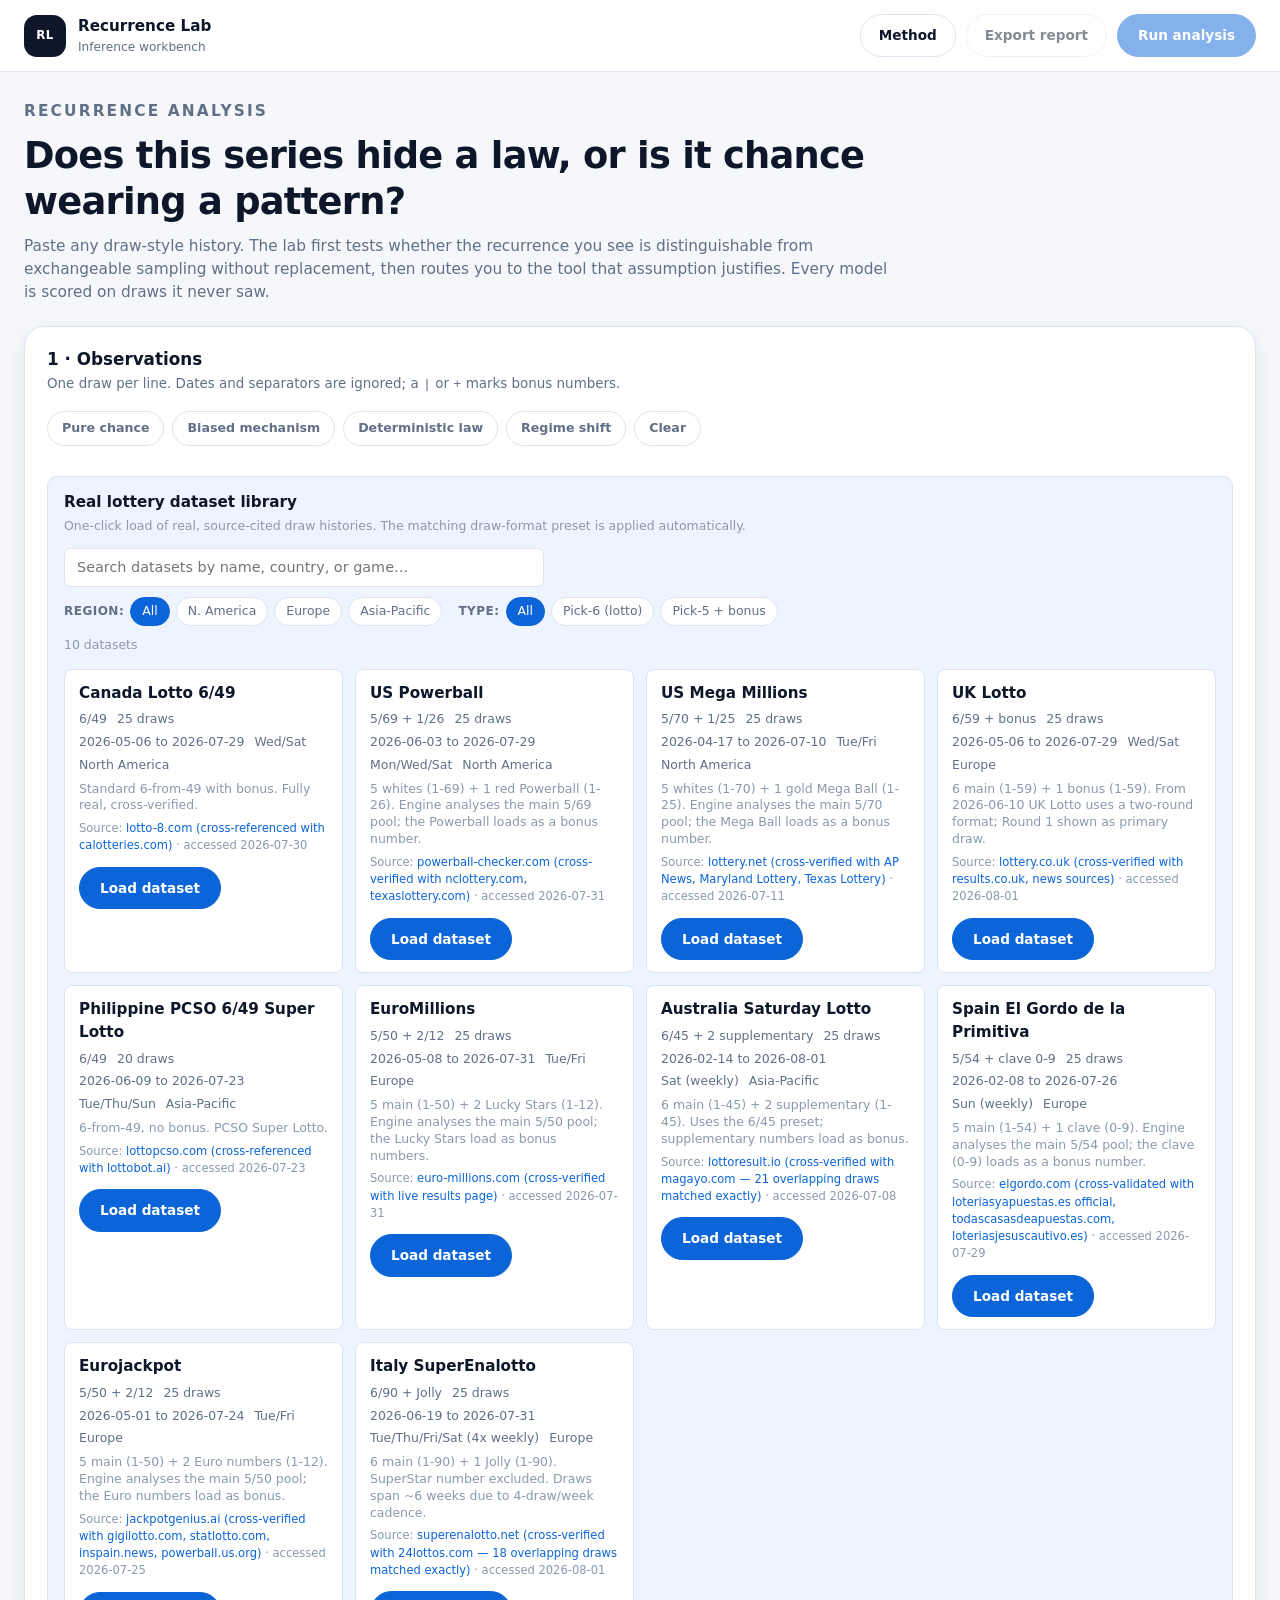
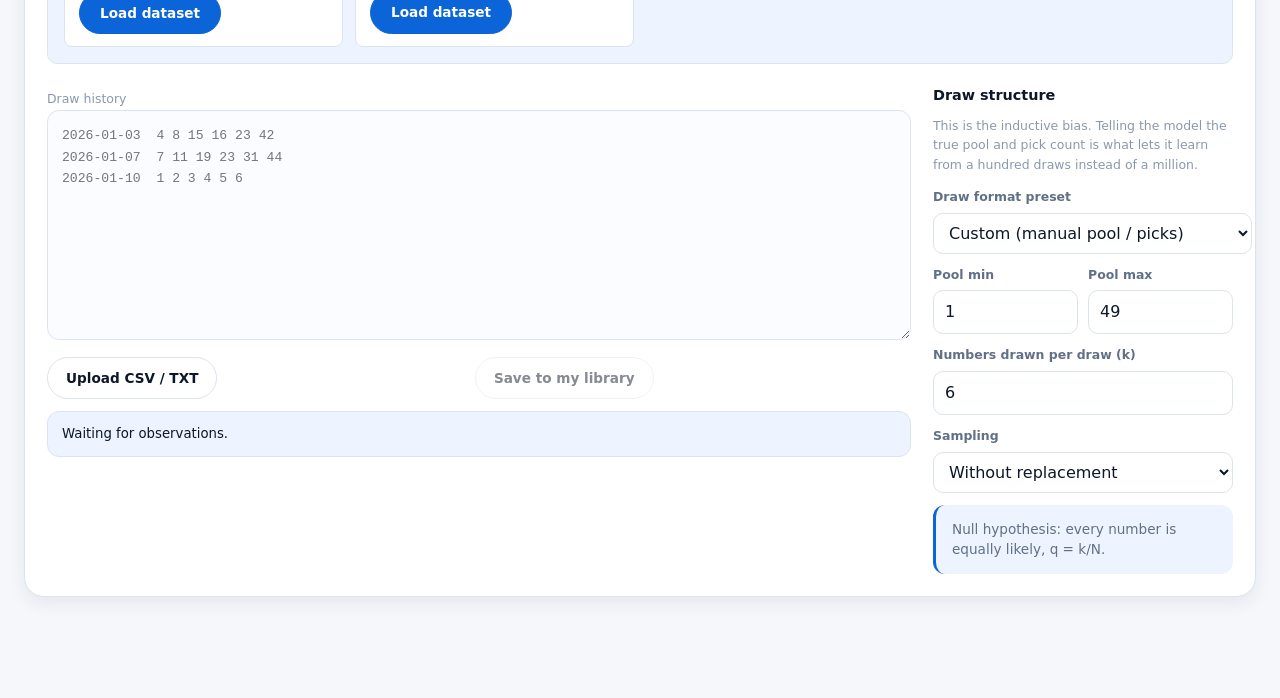
<file: index.html>
<!doctype html>
<html lang="en">
  <head>
    <meta charset="UTF-8">
    <meta name="viewport" content="width=device-width, initial-scale=1.0">
    <meta name="description" content="Recurrence Lab: decide whether a number series carries a derivable law, is pure chance, or is a mixture - and judge every model by out-of-sample prediction.">
    <title>Recurrence Lab &middot; Law, chance, or mixture?</title>
    <link rel="stylesheet" href="style.css">
  </head>
  <body>
    <header class="topbar">
      <span class="brand" aria-label="Recurrence Lab">
        <span class="brand-mark">RL</span>
        <span>
          <strong>Recurrence Lab</strong>
          <small>Inference workbench</small>
        </span>
      </span>
      <div class="topbar-spacer"></div>
      <div class="top-actions">
        <button class="ghost-button" type="button" id="btnMethod">Method</button>
        <button class="ghost-button" type="button" id="btnExport" disabled>Export report</button>
        <button class="primary-button" type="button" id="btnAnalyze">Run analysis</button>
      </div>
    </header>

    <main class="page">
      <section class="masthead">
        <p class="section-kicker">Recurrence analysis</p>
        <h1>Does this series hide a law, or is it chance wearing a pattern?</h1>
        <p>
          Paste any draw-style history. The lab first tests whether the recurrence you see is
          distinguishable from exchangeable sampling without replacement, then routes you to the
          tool that assumption justifies. Every model is scored on draws it never saw.
        </p>
      </section>

      <!-- ============ INTAKE ============ -->
      <section class="card" aria-labelledby="intakeTitle">
        <div class="card-head">
          <div>
            <h2 id="intakeTitle">1 &middot; Observations</h2>
            <p>One draw per line. Dates and separators are ignored; a <code>|</code> or <code>+</code> marks bonus numbers.</p>
          </div>
          <div class="sample-row" role="group" aria-label="Load a sample corpus">
            <button class="chip-button" type="button" data-sample="random">Pure chance</button>
            <button class="chip-button" type="button" data-sample="mixed">Biased mechanism</button>
            <button class="chip-button" type="button" data-sample="law">Deterministic law</button>
            <button class="chip-button" type="button" data-sample="drift">Regime shift</button>
            <button class="chip-button" type="button" id="btnClear">Clear</button>
          </div>
        </div>

        <!-- Real lottery dataset library -->
        <div id="libraryHost" class="library" aria-label="Real lottery dataset library">
          <div class="library-head">
            <h3 style="font-size:0.95rem">Real lottery dataset library</h3>
            <p class="hint">One-click load of real, source-cited draw histories. The matching draw-format preset is applied automatically.</p>
            <button class="ghost-button" type="button" id="btnRefreshLibrary" hidden>Refresh</button>
          </div>
          <div class="library-controls">
            <input type="search" id="librarySearch" class="library-search" placeholder="Search datasets by name, country, or game…" aria-label="Search datasets">
            <div class="library-filters" role="group" aria-label="Filter datasets">
              <span class="filter-label">Region:</span>
              <button class="filter-chip is-active" type="button" data-filter="region" data-value="all">All</button>
              <button class="filter-chip" type="button" data-filter="region" data-value="North America">N. America</button>
              <button class="filter-chip" type="button" data-filter="region" data-value="Europe">Europe</button>
              <button class="filter-chip" type="button" data-filter="region" data-value="Asia-Pacific">Asia-Pacific</button>
              <span class="filter-label" style="margin-left:10px">Type:</span>
              <button class="filter-chip is-active" type="button" data-filter="gameType" data-value="all">All</button>
              <button class="filter-chip" type="button" data-filter="gameType" data-value="pick-6">Pick-6 (lotto)</button>
              <button class="filter-chip" type="button" data-filter="gameType" data-value="pick-5-bonus">Pick-5 + bonus</button>
            </div>
            <div class="library-count" id="libraryCount" aria-live="polite"></div>
          </div>
          <div id="libraryGrid" class="library-grid" role="list">
            <div class="library-empty" id="libraryEmpty">Loading library&hellip;</div>
          </div>
        </div>

        <!-- User-saved datasets (localStorage) -->
        <div id="myLibraryHost" class="library my-library" aria-label="My saved datasets" hidden>
          <div class="library-head">
            <h3 style="font-size:0.95rem">My library <span class="hint" style="font-weight:normal">(saved in this browser)</span></h3>
            <p class="hint">Datasets you saved from the draw history below. Stored locally in this browser only — not uploaded, not shared.</p>
          </div>
          <div id="myLibraryGrid" class="library-grid" role="list"></div>
        </div>


        <div class="intake-grid">
          <div>
            <label class="hint" for="dataInput">Draw history</label>
            <textarea id="dataInput" class="data-input" spellcheck="false"
              placeholder="2026-01-03  4 8 15 16 23 42&#10;2026-01-07  7 11 19 23 31 44&#10;2026-01-10  1 2 3 4 5 6"
              aria-describedby="parseStatus"></textarea>
            <input type="file" id="fileInput" accept=".txt,.csv,.tsv,text/*" hidden>
            <div class="row-between" style="margin-top:10px">
              <button class="ghost-button" type="button" id="btnUpload">Upload CSV / TXT</button>
              <button class="ghost-button" type="button" id="btnSaveDataset" disabled>Save to my library</button>
              <span class="hint" id="detectHint"></span>
            </div>
            <div class="parse-status" id="parseStatus">Waiting for observations.</div>
          </div>

          <aside>
            <h3 style="font-size:0.9rem;margin-bottom:12px">Draw structure</h3>
            <p class="hint" style="margin-bottom:14px">
              This is the inductive bias. Telling the model the true pool and pick count is
              what lets it learn from a hundred draws instead of a million.
            </p>
            <div class="field">
              <label for="cfgPreset">Draw format preset</label>
              <select id="cfgPreset">
                <option value="custom">Custom (manual pool / picks)</option>
                <option value="6/49">6 from 1–49 (standard)</option>
                <option value="7/52">7 from 1–52 (cards draw)</option>
                <option value="5/49">5 from 1–49 (Euro-style)</option>
                <option value="6/45">6 from 1–45 (regional)</option>
                <option value="6/70">6 from 1–70 (Powerball-style pool)</option>
                <option value="4/0-9">4 digits 0–9 (pick-4)</option>
                <option value="3/0-9">3 digits 0–9 (pick-3)</option>
                <option value="2/0-9">2 digits 0–9 (pick-2 / pairs)</option>
              </select>
            </div>
            <div class="field-row">
              <div class="field">
                <label for="cfgMin">Pool min</label>
                <input type="number" id="cfgMin" value="1" min="0" max="999">
              </div>
              <div class="field">
                <label for="cfgMax">Pool max</label>
                <input type="number" id="cfgMax" value="49" min="2" max="999">
              </div>
            </div>
            <div class="field">
              <label for="cfgPicks">Numbers drawn per draw (k)</label>
              <input type="number" id="cfgPicks" value="6" min="1" max="50">
            </div>
            <div class="field">
              <label for="cfgReplace">Sampling</label>
              <select id="cfgReplace">
                <option value="without">Without replacement</option>
                <option value="with">With replacement</option>
              </select>
            </div>
            <div class="callout" id="priorNote">
              Null hypothesis: every number is equally likely, q = k/N.
            </div>
          </aside>
        </div>
      </section>

      <!-- ============ VERDICT ============ -->
      <section id="verdictHost" hidden></section>

      <!-- ============ TOOL SELECTOR ============ -->
      <section id="toolSection" hidden>
        <div class="tool-tabs" role="tablist" aria-label="Analysis tools">
          <button class="tool-tab is-active" role="tab" aria-selected="true" aria-controls="panel-analytic" id="tab-analytic" data-tool="analytic">
            <span class="tool-num">Tool 1 &middot; Pattern detected</span>
            <strong>Analytic derivation</strong>
            <span class="tool-sub">Search a restricted class of closed-form recurrences and validate out of sample.</span>
            <span class="tool-flag" data-flag="analytic">—</span>
          </button>
          <button class="tool-tab" role="tab" aria-selected="false" aria-controls="panel-stochastic" id="tab-stochastic" data-tool="stochastic">
            <span class="tool-num">Tool 2 &middot; No pattern</span>
            <strong>Stochastic recurrence</strong>
            <span class="tool-sub">Beta-Binomial frequency model shrunk toward the hypergeometric null.</span>
            <span class="tool-flag" data-flag="stochastic">—</span>
          </button>
          <button class="tool-tab" role="tab" aria-selected="false" aria-controls="panel-hybrid" id="tab-hybrid" data-tool="hybrid">
            <span class="tool-num">Tool 3 &middot; Mixed</span>
            <strong>Hybrid ensemble</strong>
            <span class="tool-sub">Online mixture that learns how much is law and how much is chance.</span>
            <span class="tool-flag" data-flag="hybrid">—</span>
          </button>
        </div>
      </section>

      <section id="panel-analytic" class="tool-panel is-active" role="tabpanel" aria-labelledby="tab-analytic" hidden></section>
      <section id="panel-stochastic" class="tool-panel" role="tabpanel" aria-labelledby="tab-stochastic" hidden></section>
      <section id="panel-hybrid" class="tool-panel" role="tabpanel" aria-labelledby="tab-hybrid" hidden></section>

      <!-- ============ MONTE CARLO PREDICTION ============ -->
      <section id="predictionHost" hidden></section>

      <section class="card" id="methodCard" hidden aria-labelledby="methodTitle">
        <div class="card-head">
          <div>
            <h2 id="methodTitle">Method &amp; guardrails</h2>
            <p>What this lab will and will not claim.</p>
          </div>
          <button class="chip-button" type="button" id="btnMethodClose">Close</button>
        </div>
        <div class="grid-2">
          <div class="callout">
            <strong>1 &middot; Restricted hypothesis class.</strong>
            Tool 1 searches only closed-form recurrences (constant, arithmetic, affine mod M,
            second-order linear mod M, periodic cycles, low-degree polynomials). A universal
            function approximator would fit any history perfectly and predict nothing.
          </div>
          <div class="callout">
            <strong>2 &middot; Probabilistic conclusions.</strong>
            Nothing is reported as certain. Frequencies carry Bayesian credible intervals,
            deviations carry FDR-controlled p-values, and analytic laws are capped below
            certainty about any future draw.
          </div>
          <div class="callout">
            <strong>3 &middot; Prior knowledge as structure.</strong>
            Sampling without replacement, exchangeability and q = k/N are hard-wired, so the
            model starts at the right answer for a fair mechanism and only moves away from it
            when the evidence pays for the move.
          </div>
          <div class="callout is-warn">
            <strong>4 &middot; Judged on new observations.</strong>
            Every tool is walk-forward tested: refit on a prefix, scored on the next unseen
            draw, repeated. Reproducing history earns no credit. If a model cannot beat the
            uniform baseline out of sample, the lab says so.
          </div>
        </div>
        <div class="callout is-danger" style="margin-top:16px">
          <strong>On lotteries specifically.</strong> For a fair, well-maintained lottery the
          correct conclusion is Tool 2 with zero lift: draws are independent, the past carries
          no information about the future, and no staking scheme changes the negative expected
          value. This lab is built to reach that conclusion honestly when it is true &mdash; and
          it will tell you when your "pattern" is the shape random data always has.
        </div>
      </section>
    </main>

    <script src="engine.js"></script>
    <script src="app.js"></script>
  </body>
</html>
</file>
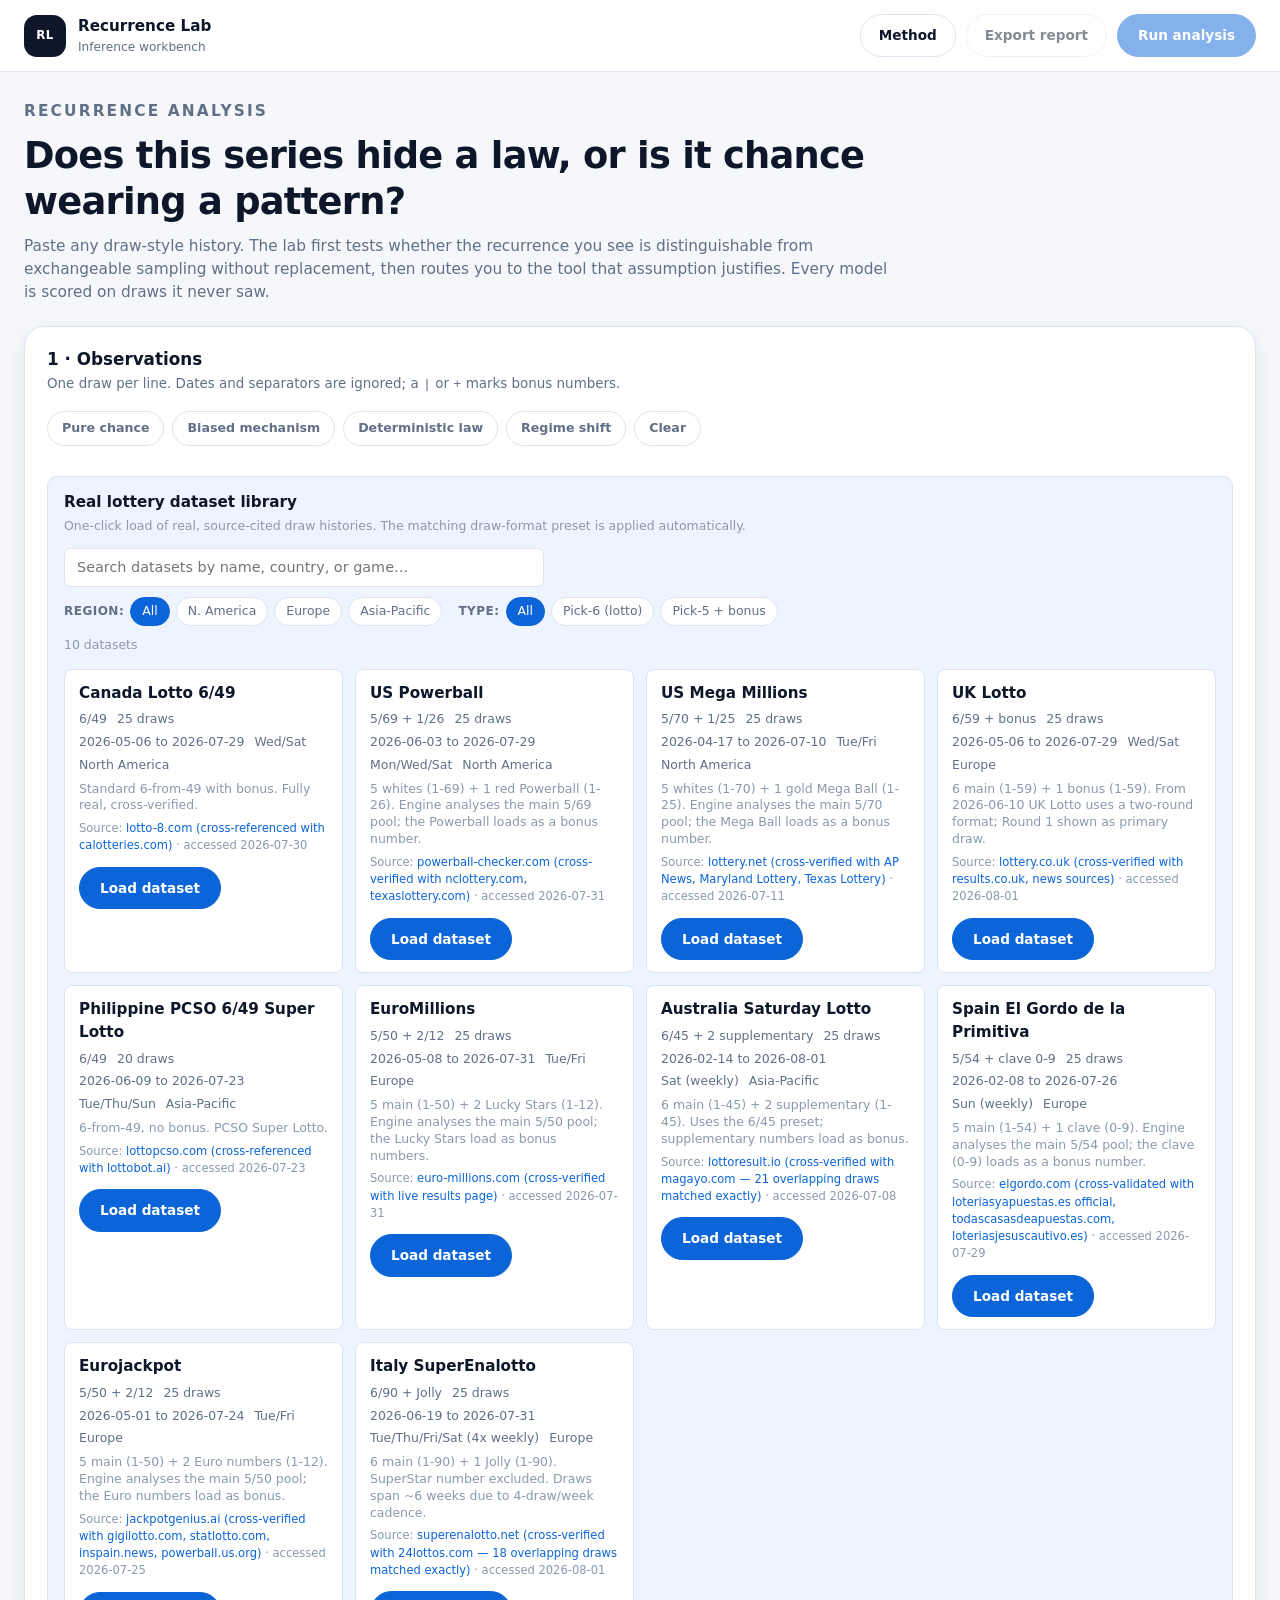
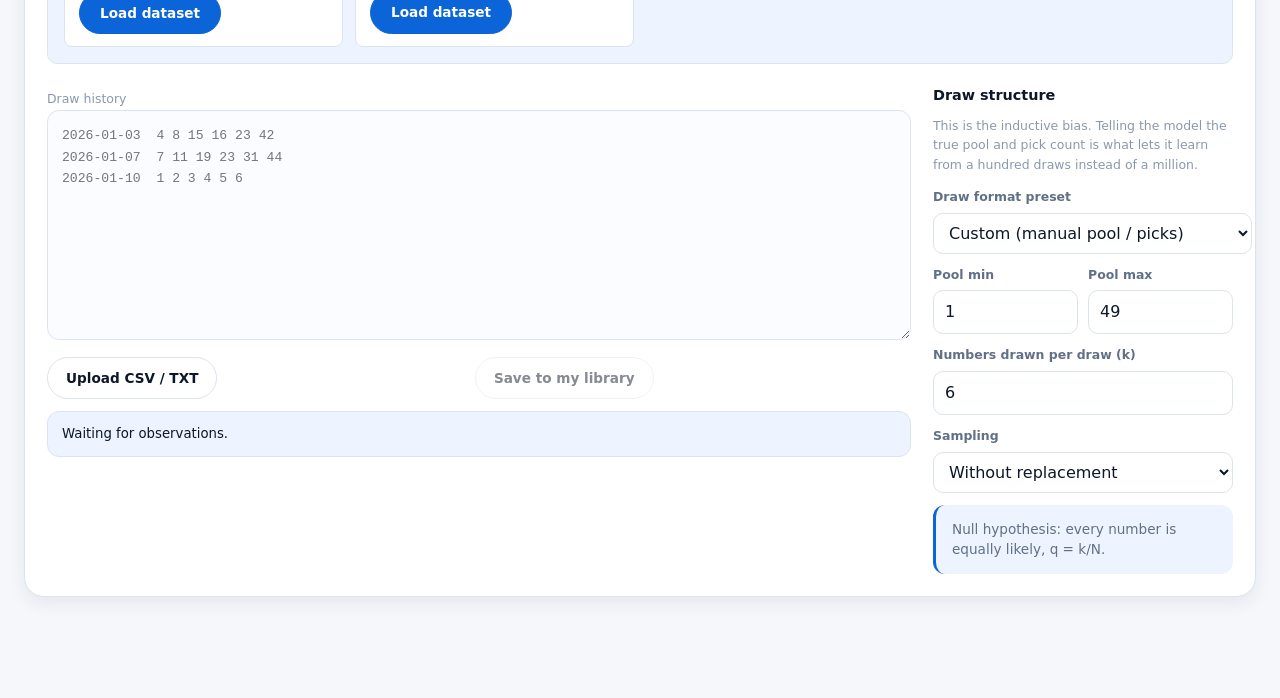
<file: app.html>
<!doctype html>
<html lang="en">
  <head>
    <meta charset="UTF-8">
    <meta name="viewport" content="width=device-width, initial-scale=1.0">
    <meta name="description" content="Recurrence Lab: decide whether a number series carries a derivable law, is pure chance, or is a mixture - and judge every model by out-of-sample prediction.">
    <title>Recurrence Lab &middot; Law, chance, or mixture?</title>
    <style>
/* Recurrence Lab — standalone stylesheet
   Design tokens for the inference workbench. */

:root {
  color-scheme: light;
  --bg: #f5f7fb;
  --surface: #ffffff;
  --surface-soft: #edf3ff;
  --surface-strong: #0d1729;
  --text: #0d1729;
  --muted: #617086;
  --subtle: #8b99ad;
  --line: #dce4ef;
  --blue: #0b65d8;
  --blue-dark: #064fb0;
  --blue-soft: #dceaff;
  --amber: #f59e0b;
  --amber-soft: #fff3d5;
  --green: #12b981;
  --green-soft: #dbf8ec;
  --danger: #e65f6a;
  --danger-soft: #fde8ea;
  --violet: #7c5cf0;
  --violet-soft: #ece7fe;
  --shadow: 0 22px 60px rgba(23, 38, 62, 0.12);
  --shadow-sm: 0 6px 18px rgba(23, 38, 62, 0.08);
  --radius: 20px;
  --radius-sm: 12px;
  --font: Inter, ui-sans-serif, system-ui, -apple-system, BlinkMacSystemFont, "Segoe UI", sans-serif;
  --mono: ui-monospace, SFMono-Regular, "SF Mono", Menlo, Consolas, "Liberation Mono", monospace;
}

* { box-sizing: border-box; }

body {
  margin: 0;
  min-width: 320px;
  background: var(--bg);
  color: var(--text);
  font-family: var(--font);
  line-height: 1.5;
}

button, input, select, textarea { font: inherit; color: inherit; }
button { cursor: pointer; }
h1, h2, h3, h4 { margin: 0; line-height: 1.25; }
p { margin: 0; }

/* ---------- Top bar ---------- */

.topbar {
  position: sticky;
  top: 0;
  z-index: 30;
  display: flex;
  align-items: center;
  gap: 20px;
  height: 72px;
  padding: 0 24px;
  background: rgba(255, 255, 255, 0.92);
  border-bottom: 1px solid var(--line);
  backdrop-filter: blur(18px);
}

.brand {
  display: inline-flex;
  align-items: center;
  gap: 12px;
  color: inherit;
  text-decoration: none;
}

.brand-mark {
  display: grid;
  width: 42px;
  height: 42px;
  place-items: center;
  border-radius: 13px;
  background: var(--text);
  color: #fff;
  font-size: 0.74rem;
  font-weight: 900;
  letter-spacing: 0.04em;
}

.brand strong { display: block; font-size: 0.95rem; }
.brand small { display: block; color: var(--muted); font-size: 0.76rem; }

.topbar-spacer { flex: 1; }

.top-actions { display: flex; gap: 10px; align-items: center; flex-wrap: wrap; }

/* ---------- Buttons ---------- */

.primary-button,
.ghost-button,
.chip-button {
  border-radius: 999px;
  font-weight: 650;
  font-size: 0.85rem;
  transition: transform 0.12s ease, background 0.16s ease, border-color 0.16s ease;
}

.primary-button {
  padding: 10px 20px;
  border: 1px solid var(--blue);
  background: var(--blue);
  color: #fff;
}
.primary-button:hover:not(:disabled) { background: var(--blue-dark); border-color: var(--blue-dark); }

.ghost-button {
  padding: 10px 18px;
  border: 1px solid var(--line);
  background: var(--surface);
  color: var(--text);
}
.ghost-button:hover:not(:disabled) { border-color: var(--blue); color: var(--blue); }

.chip-button {
  padding: 7px 14px;
  border: 1px solid var(--line);
  background: var(--surface);
  color: var(--muted);
  font-size: 0.79rem;
}
.chip-button:hover { border-color: var(--blue); color: var(--blue); }

.primary-button:disabled,
.ghost-button:disabled { opacity: 0.5; cursor: not-allowed; }

/* ---------- Layout ---------- */

.page {
  max-width: 1360px;
  margin: 0 auto;
  padding: 28px 24px 80px;
  display: grid;
  gap: 22px;
}

.masthead { display: grid; gap: 10px; max-width: 880px; }
.section-kicker {
  font-size: 0.72rem;
  font-weight: 800;
  letter-spacing: 0.14em;
  text-transform: uppercase;
  color: var(--blue);
}
.masthead h1 { font-size: clamp(1.6rem, 3vw, 2.3rem); letter-spacing: -0.02em; }
.masthead p { color: var(--muted); font-size: 0.96rem; }

.card {
  background: var(--surface);
  border: 1px solid var(--line);
  border-radius: var(--radius);
  padding: 22px;
  box-shadow: var(--shadow-sm);
}

.card-head {
  display: flex;
  align-items: flex-start;
  justify-content: space-between;
  gap: 16px;
  margin-bottom: 16px;
  flex-wrap: wrap;
}
.card-head h2 { font-size: 1.05rem; }
.card-head h3 { font-size: 0.95rem; }
.card-head p { color: var(--muted); font-size: 0.84rem; margin-top: 4px; }

.split { display: grid; grid-template-columns: minmax(0, 1.15fr) minmax(0, 1fr); gap: 22px; }
.grid-2 { display: grid; grid-template-columns: repeat(auto-fit, minmax(260px, 1fr)); gap: 16px; }
.grid-3 { display: grid; grid-template-columns: repeat(auto-fit, minmax(200px, 1fr)); gap: 14px; }

/* ---------- Intake ---------- */

.intake-grid { display: grid; grid-template-columns: minmax(0, 1fr) 300px; gap: 22px; }

textarea.data-input {
  width: 100%;
  min-height: 230px;
  padding: 14px;
  border: 1px solid var(--line);
  border-radius: var(--radius-sm);
  background: #fbfcff;
  font-family: var(--mono);
  font-size: 0.82rem;
  line-height: 1.65;
  resize: vertical;
}
textarea.data-input:focus { outline: 2px solid var(--blue-soft); border-color: var(--blue); }

.field { display: grid; gap: 6px; margin-bottom: 12px; }
.field label { font-size: 0.78rem; font-weight: 650; color: var(--muted); }
.field input, .field select {
  padding: 9px 11px;
  border: 1px solid var(--line);
  border-radius: 10px;
  background: var(--surface);
}
.field input:focus, .field select:focus { outline: 2px solid var(--blue-soft); border-color: var(--blue); }

.field-row { display: grid; grid-template-columns: 1fr 1fr; gap: 10px; }

.sample-row { display: flex; flex-wrap: wrap; gap: 8px; margin-bottom: 14px; }

.hint {
  font-size: 0.78rem;
  color: var(--subtle);
  line-height: 1.55;
}
.hint code {
  font-family: var(--mono);
  background: var(--surface-soft);
  padding: 1px 5px;
  border-radius: 5px;
  font-size: 0.94em;
}

.parse-status {
  margin-top: 12px;
  padding: 12px 14px;
  border-radius: var(--radius-sm);
  font-size: 0.83rem;
  border: 1px solid var(--line);
  background: var(--surface-soft);
}
.parse-status.is-ok { background: var(--green-soft); border-color: rgba(18, 185, 129, 0.3); }
.parse-status.is-warn { background: var(--amber-soft); border-color: rgba(245, 158, 11, 0.35); }
.parse-status.is-bad { background: var(--danger-soft); border-color: rgba(230, 95, 106, 0.35); }
.parse-status ul { margin: 8px 0 0; padding-left: 18px; color: var(--muted); }
.parse-status li { margin-bottom: 2px; }

/* ---------- Verdict banner ---------- */

.verdict {
  display: grid;
  grid-template-columns: auto minmax(0, 1fr) auto;
  align-items: center;
  gap: 20px;
  padding: 20px 24px;
  border-radius: var(--radius);
  border: 1px solid var(--line);
  background: var(--surface);
  box-shadow: var(--shadow-sm);
}
.verdict-badge {
  display: grid;
  place-items: center;
  width: 64px;
  height: 64px;
  border-radius: 20px;
  font-size: 1.5rem;
  background: var(--surface-soft);
}
.verdict h2 { font-size: 1.12rem; margin-bottom: 4px; }
.verdict p { color: var(--muted); font-size: 0.87rem; }
.verdict-cta { display: grid; gap: 8px; justify-items: end; }

.verdict.mode-pattern { border-color: rgba(124, 92, 240, 0.4); background: linear-gradient(120deg, var(--violet-soft), var(--surface) 65%); }
.verdict.mode-pattern .verdict-badge { background: var(--violet-soft); }
.verdict.mode-random { border-color: rgba(11, 101, 216, 0.35); background: linear-gradient(120deg, var(--blue-soft), var(--surface) 65%); }
.verdict.mode-random .verdict-badge { background: var(--blue-soft); }
.verdict.mode-mixed { border-color: rgba(245, 158, 11, 0.45); background: linear-gradient(120deg, var(--amber-soft), var(--surface) 65%); }
.verdict.mode-mixed .verdict-badge { background: var(--amber-soft); }
.verdict.mode-insufficient { border-color: rgba(230, 95, 106, 0.4); background: linear-gradient(120deg, var(--danger-soft), var(--surface) 65%); }
.verdict.mode-insufficient .verdict-badge { background: var(--danger-soft); }

/* ---------- Tool tabs ---------- */

.tool-tabs {
  display: grid;
  grid-template-columns: repeat(3, minmax(0, 1fr));
  gap: 12px;
}

.tool-tab {
  display: grid;
  gap: 6px;
  padding: 16px 18px;
  text-align: left;
  border-radius: var(--radius);
  border: 1px solid var(--line);
  background: var(--surface);
  transition: border-color 0.15s ease, box-shadow 0.15s ease, transform 0.15s ease;
}
.tool-tab:hover { border-color: var(--blue); transform: translateY(-1px); }
.tool-tab.is-active {
  border-color: var(--blue);
  box-shadow: 0 0 0 3px var(--blue-soft);
}
.tool-tab .tool-num {
  font-size: 0.7rem;
  font-weight: 800;
  letter-spacing: 0.12em;
  text-transform: uppercase;
  color: var(--blue);
}
.tool-tab strong { font-size: 0.95rem; }
.tool-tab span.tool-sub { font-size: 0.79rem; color: var(--muted); }
.tool-tab .tool-flag {
  justify-self: start;
  margin-top: 4px;
  font-size: 0.68rem;
  font-weight: 750;
  letter-spacing: 0.06em;
  text-transform: uppercase;
  padding: 3px 9px;
  border-radius: 999px;
  background: var(--surface-soft);
  color: var(--muted);
}
.tool-tab .tool-flag.is-recommended { background: var(--green-soft); color: #0a7a55; }

/* ---------- Metrics ---------- */

.metric {
  padding: 14px 16px;
  border-radius: var(--radius-sm);
  border: 1px solid var(--line);
  background: #fbfcff;
}
.metric span { display: block; font-size: 0.74rem; color: var(--muted); font-weight: 600; }
.metric strong { display: block; font-size: 1.32rem; letter-spacing: -0.02em; margin-top: 3px; }
.metric small { display: block; font-size: 0.74rem; color: var(--subtle); margin-top: 2px; }
.metric.is-good strong { color: #0a7a55; }
.metric.is-bad strong { color: var(--danger); }
.metric.is-warn strong { color: #a06508; }

/* ---------- Tables ---------- */

.table-wrap { overflow-x: auto; border-radius: var(--radius-sm); border: 1px solid var(--line); }
table { width: 100%; border-collapse: collapse; font-size: 0.83rem; }
thead th {
  position: sticky;
  top: 0;
  background: var(--surface-soft);
  text-align: left;
  padding: 10px 12px;
  font-size: 0.73rem;
  font-weight: 750;
  letter-spacing: 0.05em;
  text-transform: uppercase;
  color: var(--muted);
  white-space: nowrap;
}
tbody td { padding: 9px 12px; border-top: 1px solid var(--line); white-space: nowrap; }
tbody tr:hover { background: #fafcff; }
td.num, th.num { text-align: right; font-variant-numeric: tabular-nums; font-family: var(--mono); font-size: 0.8rem; }
.ball {
  display: inline-grid;
  place-items: center;
  min-width: 30px;
  height: 30px;
  padding: 0 7px;
  border-radius: 999px;
  background: var(--surface-strong);
  color: #fff;
  font-weight: 750;
  font-size: 0.79rem;
  font-variant-numeric: tabular-nums;
}
.ball.is-hot { background: var(--danger); }
.ball.is-cold { background: var(--blue); }
.ball.is-flag { background: var(--violet); }

.tag {
  display: inline-block;
  padding: 2px 9px;
  border-radius: 999px;
  font-size: 0.71rem;
  font-weight: 700;
  background: var(--surface-soft);
  color: var(--muted);
}
.tag.is-sig { background: var(--danger-soft); color: #b03a45; }
.tag.is-null { background: var(--green-soft); color: #0a7a55; }

/* ---------- Prediction balls ---------- */

.prediction-row { display: flex; flex-wrap: wrap; gap: 10px; align-items: center; }
.pred-ball {
  display: grid;
  place-items: center;
  width: 52px;
  height: 52px;
  border-radius: 50%;
  font-size: 1.1rem;
  font-weight: 800;
  font-variant-numeric: tabular-nums;
  background: linear-gradient(160deg, var(--blue), var(--blue-dark));
  color: #fff;
  box-shadow: var(--shadow-sm);
}
.pred-ball.is-law { background: linear-gradient(160deg, #8b6df3, #5b3fd0); }
.pred-ball.is-hybrid { background: linear-gradient(160deg, #f5a623, #dd7f06); }

/* ---------- Charts ---------- */

.chart { width: 100%; display: block; overflow: visible; }
.chart-caption { font-size: 0.77rem; color: var(--subtle); margin-top: 8px; }

/* ---------- Formula / callouts ---------- */

.formula {
  font-family: var(--mono);
  font-size: 0.92rem;
  padding: 14px 16px;
  border-radius: var(--radius-sm);
  background: var(--surface-strong);
  color: #eaf1ff;
  overflow-x: auto;
}

.callout {
  padding: 14px 16px;
  border-radius: var(--radius-sm);
  border-left: 3px solid var(--blue);
  background: var(--surface-soft);
  font-size: 0.85rem;
  color: var(--muted);
}
.callout strong { color: var(--text); }
.callout.is-warn { border-left-color: var(--amber); background: var(--amber-soft); }
.callout.is-danger { border-left-color: var(--danger); background: var(--danger-soft); }
.callout.is-good { border-left-color: var(--green); background: var(--green-soft); }

.empty-state {
  padding: 48px 24px;
  text-align: center;
  color: var(--subtle);
  font-size: 0.9rem;
}

.tool-panel { display: none; }
.tool-panel.is-active { display: grid; gap: 20px; }

.stack { display: grid; gap: 16px; }
.row-between { display: flex; align-items: center; justify-content: space-between; gap: 12px; flex-wrap: wrap; }

.slider-row { display: grid; gap: 6px; margin-bottom: 14px; }
.slider-row .row-between { font-size: 0.79rem; color: var(--muted); font-weight: 600; }
.slider-row input[type="range"] { width: 100%; accent-color: var(--blue); }
.slider-row output { font-family: var(--mono); color: var(--text); font-weight: 700; }

.spinner-note {
  display: inline-flex;
  align-items: center;
  gap: 8px;
  font-size: 0.82rem;
  color: var(--muted);
}
.spinner {
  width: 14px;
  height: 14px;
  border-radius: 50%;
  border: 2px solid var(--blue-soft);
  border-top-color: var(--blue);
  animation: spin 0.7s linear infinite;
}
@keyframes spin { to { transform: rotate(360deg); } }

.footnote { font-size: 0.78rem; color: var(--subtle); line-height: 1.6; }
.footnote strong { color: var(--muted); }

.legend { display: flex; flex-wrap: wrap; gap: 14px; font-size: 0.77rem; color: var(--muted); }
.legend span { display: inline-flex; align-items: center; gap: 6px; }
.swatch { width: 11px; height: 11px; border-radius: 3px; display: inline-block; }

/* ---------- Responsive ---------- */

@media (max-width: 1080px) {
  .split, .intake-grid { grid-template-columns: minmax(0, 1fr); }
  .tool-tabs { grid-template-columns: minmax(0, 1fr); }
  .verdict { grid-template-columns: auto minmax(0, 1fr); }
  .verdict-cta { grid-column: 1 / -1; justify-items: start; }
}

@media (max-width: 640px) {
  .topbar { height: auto; padding: 12px 16px; flex-wrap: wrap; }
  .page { padding: 20px 14px 60px; }
  .card { padding: 16px; }
  .field-row { grid-template-columns: 1fr; }
}

@media (prefers-reduced-motion: reduce) {
  * { animation-duration: 0.01ms !important; transition-duration: 0.01ms !important; }
}

/* ---------- Print ---------- */
@media print {
  .topbar, .tool-tabs, .top-actions, .sample-row { display: none !important; }
  .card { box-shadow: none; break-inside: avoid; }
  .tool-panel { display: grid !important; }
}


/* ============ Dataset library ============ */
.library { margin: 0 0 22px; padding: 16px; background: var(--surface-soft); border: 1px solid var(--line); border-radius: 10px; }
.library-head { margin-bottom: 12px; }
.library-head h3 { margin: 0 0 4px; }
.library-head .hint { margin: 0; }
.library-grid { display: grid; grid-template-columns: repeat(auto-fill, minmax(240px, 1fr)); gap: 12px; }
.library-card { background: var(--surface); border: 1px solid var(--line); border-radius: 8px; padding: 12px 14px; display: flex; flex-direction: column; gap: 6px; }
.library-card .lc-name { font-weight: 600; font-size: 0.95rem; color: var(--text); }
.library-card .lc-meta { font-size: 0.78rem; color: var(--muted); display: flex; flex-wrap: wrap; gap: 4px 10px; }
.library-card .lc-meta span { white-space: nowrap; }
.library-card .lc-note { font-size: 0.78rem; color: var(--subtle); line-height: 1.35; }
.library-card .lc-source { font-size: 0.72rem; color: var(--subtle); }
.library-card .lc-source a { color: var(--blue); text-decoration: none; }
.library-card .lc-load { margin-top: 6px; align-self: flex-start; }
.library-empty { grid-column: 1 / -1; padding: 14px; text-align: center; color: var(--subtle); font-size: 0.85rem; }
.library-card.is-active { border-color: var(--blue); box-shadow: 0 0 0 2px var(--blue-soft); }
.library-card .lc-status { font-size: 0.72rem; color: var(--green); font-weight: 600; }
@media (max-width: 640px) { .library-grid { grid-template-columns: 1fr; } }


/* ============ My saved datasets (localStorage) ============ */
.my-library { background: #f0f4ff; border-color: #c7d6f5; }
.library-card.is-user { border-style: dashed; border-color: var(--blue); }
.library-card.is-user .lc-name::after { content: " \00b7 saved"; color: var(--blue); font-weight: 400; font-size: 0.78rem; }
.library-card .lc-actions { display: flex; gap: 8px; align-self: flex-start; margin-top: 6px; }
.library-card .lc-delete { background: none; border: none; color: var(--danger); font-size: 0.78rem; cursor: pointer; padding: 4px 6px; text-decoration: underline; }
.library-card .lc-delete:hover { text-decoration: none; opacity: 0.8; }
.save-dialog { position: fixed; inset: 0; background: rgba(13,23,41,0.4); display: flex; align-items: center; justify-content: center; z-index: 1000; }
.save-dialog form { background: var(--surface); border-radius: 10px; padding: 22px 24px; width: min(420px, 90vw); box-shadow: 0 8px 32px rgba(0,0,0,0.2); }
.save-dialog h4 { margin: 0 0 6px; font-size: 1rem; }
.save-dialog p { margin: 0 0 14px; font-size: 0.85rem; color: var(--muted); }
.save-dialog input { width: 100%; padding: 8px 10px; border: 1px solid var(--line); border-radius: 6px; font-size: 0.9rem; margin-bottom: 14px; box-sizing: border-box; }
.save-dialog .save-actions { display: flex; gap: 10px; justify-content: flex-end; }
.save-dialog .save-summary { font-size: 0.78rem; color: var(--subtle); margin-bottom: 12px; line-height: 1.4; }


/* ============ Library search + filters ============ */
.library-controls { margin: 12px 0 14px; display: flex; flex-direction: column; gap: 10px; }
.library-search { width: 100%; max-width: 480px; padding: 8px 12px; border: 1px solid var(--line); border-radius: 6px; font-size: 0.9rem; background: var(--surface); color: var(--text); box-sizing: border-box; }
.library-search:focus { outline: 2px solid var(--blue-soft); border-color: var(--blue); }
.library-filters { display: flex; flex-wrap: wrap; align-items: center; gap: 6px; }
.filter-label { font-size: 0.75rem; color: var(--muted); font-weight: 600; text-transform: uppercase; letter-spacing: 0.04em; }
.filter-chip { padding: 4px 11px; border: 1px solid var(--line); border-radius: 999px; background: var(--surface); color: var(--muted); font-size: 0.78rem; cursor: pointer; transition: all 0.12s; }
.filter-chip:hover { border-color: var(--blue); color: var(--blue); }
.filter-chip.is-active { background: var(--blue); border-color: var(--blue); color: #fff; }
.library-count { font-size: 0.78rem; color: var(--subtle); }
.library-grid.is-filtered .library-card { animation: none; }
@media (max-width: 640px) { .library-filters { gap: 4px; } .filter-chip { padding: 3px 8px; font-size: 0.72rem; } }

</style>
  </head>
  <body>
    <header class="topbar">
      <span class="brand" aria-label="Recurrence Lab">
        <span class="brand-mark">RL</span>
        <span>
          <strong>Recurrence Lab</strong>
          <small>Inference workbench</small>
        </span>
      </span>
      <div class="topbar-spacer"></div>
      <div class="top-actions">
        <button class="ghost-button" type="button" id="btnMethod">Method</button>
        <button class="ghost-button" type="button" id="btnExport" disabled>Export report</button>
        <button class="primary-button" type="button" id="btnAnalyze">Run analysis</button>
      </div>
    </header>

    <main class="page">
      <section class="masthead">
        <p class="section-kicker">Recurrence analysis</p>
        <h1>Does this series hide a law, or is it chance wearing a pattern?</h1>
        <p>
          Paste any draw-style history. The lab first tests whether the recurrence you see is
          distinguishable from exchangeable sampling without replacement, then routes you to the
          tool that assumption justifies. Every model is scored on draws it never saw.
        </p>
      </section>

      <!-- ============ INTAKE ============ -->
      <section class="card" aria-labelledby="intakeTitle">
        <div class="card-head">
          <div>
            <h2 id="intakeTitle">1 &middot; Observations</h2>
            <p>One draw per line. Dates and separators are ignored; a <code>|</code> or <code>+</code> marks bonus numbers.</p>
          </div>
          <div class="sample-row" role="group" aria-label="Load a sample corpus">
            <button class="chip-button" type="button" data-sample="random">Pure chance</button>
            <button class="chip-button" type="button" data-sample="mixed">Biased mechanism</button>
            <button class="chip-button" type="button" data-sample="law">Deterministic law</button>
            <button class="chip-button" type="button" data-sample="drift">Regime shift</button>
            <button class="chip-button" type="button" id="btnClear">Clear</button>
          </div>
        </div>

        <!-- Real lottery dataset library -->
        <div id="libraryHost" class="library" aria-label="Real lottery dataset library">
          <div class="library-head">
            <h3 style="font-size:0.95rem">Real lottery dataset library</h3>
            <p class="hint">One-click load of real, source-cited draw histories. The matching draw-format preset is applied automatically.</p>
            <button class="ghost-button" type="button" id="btnRefreshLibrary" hidden>Refresh</button>
          </div>
          
          <div class="library-controls">
            <input type="search" id="librarySearch" class="library-search" placeholder="Search datasets by name, country, or game&hellip;" aria-label="Search datasets">
            <div class="library-filters" role="group" aria-label="Filter datasets">
              <span class="filter-label">Region:</span>
              <button class="filter-chip is-active" type="button" data-filter="region" data-value="all">All</button>
              <button class="filter-chip" type="button" data-filter="region" data-value="North America">N. America</button>
              <button class="filter-chip" type="button" data-filter="region" data-value="Europe">Europe</button>
              <button class="filter-chip" type="button" data-filter="region" data-value="Asia-Pacific">Asia-Pacific</button>
              <span class="filter-label" style="margin-left:10px">Type:</span>
              <button class="filter-chip is-active" type="button" data-filter="gameType" data-value="all">All</button>
              <button class="filter-chip" type="button" data-filter="gameType" data-value="pick-6">Pick-6 (lotto)</button>
              <button class="filter-chip" type="button" data-filter="gameType" data-value="pick-5-bonus">Pick-5 + bonus</button>
            </div>
            <div class="library-count" id="libraryCount" aria-live="polite"></div>
          </div>

          <div id="libraryGrid" class="library-grid" role="list">
            <div class="library-empty" id="libraryEmpty">Loading library&hellip;</div>
          </div>
        </div>


        
        <!-- User-saved datasets (localStorage) -->
        <div id="myLibraryHost" class="library my-library" aria-label="My saved datasets" hidden>
          <div class="library-head">
            <h3 style="font-size:0.95rem">My library <span class="hint" style="font-weight:normal">(saved in this browser)</span></h3>
            <p class="hint">Datasets you saved from the draw history below. Stored locally in this browser only — not uploaded, not shared.</p>
          </div>
          <div id="myLibraryGrid" class="library-grid" role="list"></div>
        </div>

<div class="intake-grid">
          <div>
            <label class="hint" for="dataInput">Draw history</label>
            <textarea id="dataInput" class="data-input" spellcheck="false"
              placeholder="2026-01-03  4 8 15 16 23 42&#10;2026-01-07  7 11 19 23 31 44&#10;2026-01-10  1 2 3 4 5 6"
              aria-describedby="parseStatus"></textarea>
            <input type="file" id="fileInput" accept=".txt,.csv,.tsv,text/*" hidden>
            <div class="row-between" style="margin-top:10px">
              <button class="ghost-button" type="button" id="btnUpload">Upload CSV / TXT</button>
              <button class="ghost-button" type="button" id="btnSaveDataset" disabled>Save to my library</button>
              <span class="hint" id="detectHint"></span>
            </div>
            <div class="parse-status" id="parseStatus">Waiting for observations.</div>
          </div>

          <aside>
            <h3 style="font-size:0.9rem;margin-bottom:12px">Draw structure</h3>
            <p class="hint" style="margin-bottom:14px">
              This is the inductive bias. Telling the model the true pool and pick count is
              what lets it learn from a hundred draws instead of a million.
            </p>
            <div class="field">
              <label for="cfgPreset">Draw format preset</label>
              <select id="cfgPreset">
                <option value="custom">Custom (manual pool / picks)</option>
                <option value="6/49">6 from 1–49 (standard)</option>
                <option value="7/52">7 from 1–52 (cards draw)</option>
                <option value="5/49">5 from 1–49 (Euro-style)</option>
                <option value="6/45">6 from 1–45 (regional)</option>
                <option value="6/70">6 from 1–70 (Powerball-style pool)</option>
                <option value="4/0-9">4 digits 0–9 (pick-4)</option>
                <option value="3/0-9">3 digits 0–9 (pick-3)</option>
                <option value="2/0-9">2 digits 0–9 (pick-2 / pairs)</option>
              </select>
            </div>
            <div class="field-row">
              <div class="field">
                <label for="cfgMin">Pool min</label>
                <input type="number" id="cfgMin" value="1" min="0" max="999">
              </div>
              <div class="field">
                <label for="cfgMax">Pool max</label>
                <input type="number" id="cfgMax" value="49" min="2" max="999">
              </div>
            </div>
            <div class="field">
              <label for="cfgPicks">Numbers drawn per draw (k)</label>
              <input type="number" id="cfgPicks" value="6" min="1" max="50">
            </div>
            <div class="field">
              <label for="cfgReplace">Sampling</label>
              <select id="cfgReplace">
                <option value="without">Without replacement</option>
                <option value="with">With replacement</option>
              </select>
            </div>
            <div class="callout" id="priorNote">
              Null hypothesis: every number is equally likely, q = k/N.
            </div>
          </aside>
        </div>
      </section>

      <!-- ============ DATE-AWARE DIAGNOSTICS (descriptive only) ============ -->
      <section id="dateDiagHost" hidden aria-label="Date-aware descriptive diagnostics"></section>

      <!-- ============ VERDICT ============ -->
      <section id="verdictHost" hidden></section>

      <!-- ============ TOOL SELECTOR ============ -->
      <section id="toolSection" hidden>
        <div class="tool-tabs" role="tablist" aria-label="Analysis tools">
          <button class="tool-tab is-active" role="tab" aria-selected="true" aria-controls="panel-analytic" id="tab-analytic" data-tool="analytic">
            <span class="tool-num">Tool 1 &middot; Pattern detected</span>
            <strong>Analytic derivation</strong>
            <span class="tool-sub">Search a restricted class of closed-form recurrences and validate out of sample.</span>
            <span class="tool-flag" data-flag="analytic">—</span>
          </button>
          <button class="tool-tab" role="tab" aria-selected="false" aria-controls="panel-stochastic" id="tab-stochastic" data-tool="stochastic">
            <span class="tool-num">Tool 2 &middot; No pattern</span>
            <strong>Stochastic recurrence</strong>
            <span class="tool-sub">Beta-Binomial frequency model shrunk toward the hypergeometric null.</span>
            <span class="tool-flag" data-flag="stochastic">—</span>
          </button>
          <button class="tool-tab" role="tab" aria-selected="false" aria-controls="panel-hybrid" id="tab-hybrid" data-tool="hybrid">
            <span class="tool-num">Tool 3 &middot; Mixed</span>
            <strong>Hybrid ensemble</strong>
            <span class="tool-sub">Online mixture that learns how much is law and how much is chance.</span>
            <span class="tool-flag" data-flag="hybrid">—</span>
          </button>
        </div>
      </section>

      <section id="panel-analytic" class="tool-panel is-active" role="tabpanel" aria-labelledby="tab-analytic" hidden></section>
      <section id="panel-stochastic" class="tool-panel" role="tabpanel" aria-labelledby="tab-stochastic" hidden></section>
      <section id="panel-hybrid" class="tool-panel" role="tabpanel" aria-labelledby="tab-hybrid" hidden></section>

      <!-- ============ MONTE CARLO PREDICTION ============ -->
      <section id="predictionHost" hidden></section>

      <section class="card" id="methodCard" hidden aria-labelledby="methodTitle">
        <div class="card-head">
          <div>
            <h2 id="methodTitle">Method &amp; guardrails</h2>
            <p>What this lab will and will not claim.</p>
          </div>
          <button class="chip-button" type="button" id="btnMethodClose">Close</button>
        </div>
        <div class="grid-2">
          <div class="callout">
            <strong>1 &middot; Restricted hypothesis class.</strong>
            Tool 1 searches only closed-form recurrences (constant, arithmetic, affine mod M,
            second-order linear mod M, periodic cycles, low-degree polynomials). A universal
            function approximator would fit any history perfectly and predict nothing.
          </div>
          <div class="callout">
            <strong>2 &middot; Probabilistic conclusions.</strong>
            Nothing is reported as certain. Frequencies carry Bayesian credible intervals,
            deviations carry FDR-controlled p-values, and analytic laws are capped below
            certainty about any future draw.
          </div>
          <div class="callout">
            <strong>3 &middot; Prior knowledge as structure.</strong>
            Sampling without replacement, exchangeability and q = k/N are hard-wired, so the
            model starts at the right answer for a fair mechanism and only moves away from it
            when the evidence pays for the move.
          </div>
          <div class="callout is-warn">
            <strong>4 &middot; Judged on new observations.</strong>
            Every tool is walk-forward tested: refit on a prefix, scored on the next unseen
            draw, repeated. Reproducing history earns no credit. If a model cannot beat the
            uniform baseline out of sample, the lab says so.
          </div>
        </div>
        <div class="callout is-danger" style="margin-top:16px">
          <strong>On lotteries specifically.</strong> For a fair, well-maintained lottery the
          correct conclusion is Tool 2 with zero lift: draws are independent, the past carries
          no information about the future, and no staking scheme changes the negative expected
          value. This lab is built to reach that conclusion honestly when it is true &mdash; and
          it will tell you when your "pattern" is the shape random data always has.
        </div>
      </section>
    </main>

    <script>
/*
 * Recurrence Lab — inference engine
 * ---------------------------------
 * Pure, dependency-free inference engine for recurrence analysis of
 * draw-style observations (k picks without replacement from a pool of N).
 *
 * Design contract (the guardrails):
 *   1. The hypothesis class is restricted. Every model here encodes an
 *      explicit assumption about the generating process. Nothing is a
 *      free-form curve fitter.
 *   2. Conclusions are probabilistic, never certain. Every estimate ships
 *      with an interval, a p-value, or an out-of-sample score.
 *   3. Prior knowledge (exchangeability, hypergeometric sampling without
 *      replacement, the Law of Large Numbers) is injected as structure so
 *      the effective complexity that has to be learned from data is small.
 *
 * Nothing in this file touches the DOM.
 */
(function (root, factory) {
  var api = factory();
  if (typeof module === "object" && module.exports) module.exports = api;
  root.RecurrenceEngine = api;
})(typeof globalThis !== "undefined" ? globalThis : this, function () {
  "use strict";

  /* ====================================================================
   * 0. Numerical helpers (special functions, tests, small utilities)
   * ================================================================== */

  var LN2 = Math.LN2;

  function log2(x) {
    return Math.log(x) / LN2;
  }

  function clamp(x, lo, hi) {
    return x < lo ? lo : x > hi ? hi : x;
  }

  function sum(arr) {
    var t = 0;
    for (var i = 0; i < arr.length; i++) t += arr[i];
    return t;
  }

  function mean(arr) {
    return arr.length ? sum(arr) / arr.length : 0;
  }

  function variance(arr) {
    if (arr.length < 2) return 0;
    var m = mean(arr);
    var t = 0;
    for (var i = 0; i < arr.length; i++) t += (arr[i] - m) * (arr[i] - m);
    return t / (arr.length - 1);
  }

  function range(n) {
    var out = new Array(n);
    for (var i = 0; i < n; i++) out[i] = i;
    return out;
  }

  function mod(a, m) {
    return ((a % m) + m) % m;
  }

  // Log-gamma (Lanczos approximation).
  var LANCZOS = [
    676.5203681218851, -1259.1392167224028, 771.32342877765313,
    -176.61502916214059, 12.507343278686905, -0.13857109526572012,
    9.9843695780195716e-6, 1.5056327351493116e-7
  ];

  function logGamma(z) {
    if (z < 0.5) {
      return Math.log(Math.PI / Math.sin(Math.PI * z)) - logGamma(1 - z);
    }
    z -= 1;
    var x = 0.99999999999980993;
    for (var i = 0; i < LANCZOS.length; i++) x += LANCZOS[i] / (z + i + 1);
    var t = z + LANCZOS.length - 0.5;
    return 0.5 * Math.log(2 * Math.PI) + (z + 0.5) * Math.log(t) - t + Math.log(x);
  }

  // Regularized lower incomplete gamma P(s, x) by series expansion.
  function gammaPSeries(s, x) {
    var ap = s;
    var del = 1 / s;
    var acc = del;
    for (var n = 0; n < 500; n++) {
      ap += 1;
      del *= x / ap;
      acc += del;
      if (Math.abs(del) < Math.abs(acc) * 1e-14) break;
    }
    return acc * Math.exp(-x + s * Math.log(x) - logGamma(s));
  }

  // Regularized upper incomplete gamma Q(s, x) by continued fraction.
  function gammaQCF(s, x) {
    var tiny = 1e-300;
    var b = x + 1 - s;
    var c = 1 / tiny;
    var d = 1 / b;
    var h = d;
    for (var i = 1; i <= 500; i++) {
      var an = -i * (i - s);
      b += 2;
      d = an * d + b;
      if (Math.abs(d) < tiny) d = tiny;
      c = b + an / c;
      if (Math.abs(c) < tiny) c = tiny;
      d = 1 / d;
      var del = d * c;
      h *= del;
      if (Math.abs(del - 1) < 1e-14) break;
    }
    return Math.exp(-x + s * Math.log(x) - logGamma(s)) * h;
  }

  function gammaQ(s, x) {
    if (x <= 0) return 1;
    if (x < s + 1) return 1 - gammaPSeries(s, x);
    return gammaQCF(s, x);
  }

  /** Upper-tail p-value of a chi-square statistic. */
  function chiSquareP(stat, df) {
    if (!(df > 0) || !isFinite(stat) || stat <= 0) return 1;
    return clamp(gammaQ(df / 2, stat / 2), 0, 1);
  }

  // Error function (Abramowitz & Stegun 7.1.26).
  function erf(x) {
    var s = x < 0 ? -1 : 1;
    x = Math.abs(x);
    var t = 1 / (1 + 0.3275911 * x);
    var y =
      1 -
      ((((1.061405429 * t - 1.453152027) * t + 1.421413741) * t - 0.284496736) * t +
        0.254829592) *
        t *
        Math.exp(-x * x);
    return s * y;
  }

  function normalCdf(z) {
    return 0.5 * (1 + erf(z / Math.SQRT2));
  }

  /** Two-sided normal-approximation p-value for a z score. */
  function twoSidedZP(z) {
    return clamp(2 * (1 - normalCdf(Math.abs(z))), 0, 1);
  }

  // Regularized incomplete beta I_x(a, b) - continued fraction (NR 6.4).
  function betacf(a, b, x) {
    var tiny = 1e-300;
    var qab = a + b;
    var qap = a + 1;
    var qam = a - 1;
    var c = 1;
    var d = 1 - (qab * x) / qap;
    if (Math.abs(d) < tiny) d = tiny;
    d = 1 / d;
    var h = d;
    for (var m = 1; m <= 300; m++) {
      var m2 = 2 * m;
      var aa = (m * (b - m) * x) / ((qam + m2) * (a + m2));
      d = 1 + aa * d;
      if (Math.abs(d) < tiny) d = tiny;
      c = 1 + aa / c;
      if (Math.abs(c) < tiny) c = tiny;
      d = 1 / d;
      h *= d * c;
      aa = (-(a + m) * (qab + m) * x) / ((a + m2) * (qap + m2));
      d = 1 + aa * d;
      if (Math.abs(d) < tiny) d = tiny;
      c = 1 + aa / c;
      if (Math.abs(c) < tiny) c = tiny;
      d = 1 / d;
      var del = d * c;
      h *= del;
      if (Math.abs(del - 1) < 1e-13) break;
    }
    return h;
  }

  function incompleteBeta(a, b, x) {
    if (x <= 0) return 0;
    if (x >= 1) return 1;
    var lbeta =
      logGamma(a + b) - logGamma(a) - logGamma(b) + a * Math.log(x) + b * Math.log(1 - x);
    var front = Math.exp(lbeta);
    if (x < (a + 1) / (a + b + 2)) return (front * betacf(a, b, x)) / a;
    return 1 - (Math.exp(
      logGamma(a + b) - logGamma(a) - logGamma(b) + b * Math.log(1 - x) + a * Math.log(x)
    ) *
      betacf(b, a, 1 - x)) /
      b;
  }

  /** Quantile of Beta(a, b) via bisection on the regularized incomplete beta. */
  function betaQuantile(p, a, b) {
    if (p <= 0) return 0;
    if (p >= 1) return 1;
    var lo = 0;
    var hi = 1;
    var mid = 0.5;
    for (var i = 0; i < 80; i++) {
      mid = 0.5 * (lo + hi);
      if (incompleteBeta(a, b, mid) < p) lo = mid;
      else hi = mid;
    }
    return mid;
  }

  /**
   * Benjamini-Hochberg false discovery rate control.
   * Returns the indices of hypotheses that survive at level q.
   */
  function benjaminiHochberg(pvalues, q) {
    var idx = pvalues.map(function (p, i) {
      return { p: p, i: i };
    });
    idx.sort(function (u, v) {
      return u.p - v.p;
    });
    var m = idx.length;
    var kMax = -1;
    for (var r = 0; r < m; r++) {
      if (idx[r].p <= ((r + 1) / m) * q) kMax = r;
    }
    var survivors = [];
    for (var s = 0; s <= kMax; s++) survivors.push(idx[s].i);
    return { survivors: survivors, threshold: kMax >= 0 ? idx[kMax].p : 0 };
  }

  /** Deterministic PRNG so generated samples are reproducible. */
  function mulberry32(seed) {
    var a = seed >>> 0;
    return function () {
      a |= 0;
      a = (a + 0x6d2b79f5) | 0;
      var t = Math.imul(a ^ (a >>> 15), 1 | a);
      t = (t + Math.imul(t ^ (t >>> 7), 61 | t)) ^ t;
      return ((t ^ (t >>> 14)) >>> 0) / 4294967296;
    };
  }

  /* ====================================================================
   * 1. Configuration + parsing
   * ================================================================== */

  var DEFAULT_CONFIG = {
    poolMin: 1,
    poolMax: 49,
    picks: 6,
    bonusPool: 0, // 0 disables the bonus pool
    bonusPicks: 0
  };

  function normalizeConfig(cfg) {
    var c = Object.assign({}, DEFAULT_CONFIG, cfg || {});
    c.poolMin = Math.max(0, Math.round(c.poolMin));
    c.poolMax = Math.max(c.poolMin + 1, Math.round(c.poolMax));
    c.poolSize = c.poolMax - c.poolMin + 1;
    c.picks = clamp(Math.round(c.picks), 1, c.poolSize);
    c.bonusPool = Math.max(0, Math.round(c.bonusPool));
    c.bonusPicks = c.bonusPool > 0 ? clamp(Math.round(c.bonusPicks), 0, c.bonusPool) : 0;
    return c;
  }

  // Stricter date regex: requires YYYY-MM-DD, YYYY/MM/DD, or D-M-YYYY/D/M/YYYY,
  // but the extracted token must pass calendar validation below.
  var DATE_RE = /^\s*(\d{4}[-/]\d{1,2}[-/]\d{1,2}|\d{1,2}[-/]\d{1,2}[-/]\d{2,4})/;

  function isRealDate(str) {
    if (!str) return false;
    var m = String(str).match(/^(\d{4})[-/](\d{1,2})[-/](\d{1,2})$/) ||
            String(str).match(/^(\d{1,2})[-/](\d{1,2})[-/](\d{2,4})$/);
    if (!m) return false;
    var y = parseInt(m[1] >= 100 ? m[1] : (parseInt(m[1]) < 70 ? "20" + m[1] : "19" + m[1])),
        mo = parseInt(m[2]), d = parseInt(m[3]);
    if (y < 1900 || mo < 1 || mo > 12 || d < 1) return false;
    var daysInMonth = [31, (y % 4 === 0 && (y % 100 !== 0 || y % 400 === 0)) ? 29 : 28, 31, 30, 31, 30, 31, 31, 30, 31, 30, 31];
    return d <= daysInMonth[mo - 1];
  }

  /**
   * Parse free-form pasted text into draws.
   * Accepts one draw per line, any separator, optional leading date,
   * optional bonus numbers after a `|` or `+`.
   */
  function parseDraws(text, cfg) {
    var config = normalizeConfig(cfg);
    var lines = String(text || "").split(/\r?\n/);
    var draws = [];
    var issues = [];

    for (var li = 0; li < lines.length; li++) {
      var raw = lines[li];
      var line = raw.trim();
      if (!line || /^[#/;]/.test(line)) continue;

      var date = null;
      var dm = line.match(DATE_RE);
      if (dm) {
        if (isRealDate(dm[1])) {
          date = dm[1];
          line = line.slice(dm[0].length);
        } else {
          // Not a real calendar date; treat as ordinary text (not a date column).
          date = null;
        }
      }

      var parts = line.split(/[|+]/);
      var mainNums = extractInts(parts[0]);
      var bonusNums = parts.length > 1 ? extractInts(parts.slice(1).join(" ")) : [];

      if (!mainNums.length) continue;

      // A leading standalone index column ("12: 4 8 15 ...") is discarded
      // when it makes the row exactly one number too long.
      if (!date && mainNums.length === config.picks + 1 && /^\s*\d+\s*[:.)]/.test(line)) {
        mainNums = mainNums.slice(1);
      }

      var bad = mainNums.filter(function (n) {
        return n < config.poolMin || n > config.poolMax;
      });
      var dupes = new Set(mainNums).size !== mainNums.length;

      var entry = {
        line: li + 1,
        date: date,
        numbers: mainNums.slice().sort(function (a, b) {
          return a - b;
        }),
        raw: mainNums.slice(),
        bonus: bonusNums,
        valid: true,
        notes: []
      };

      if (mainNums.length !== config.picks) {
        entry.valid = false;
        entry.notes.push(mainNums.length + " numbers, expected " + config.picks);
      }
      if (bad.length) {
        entry.valid = false;
        entry.notes.push("out of pool range: " + bad.join(", "));
      }
      if (dupes) {
        entry.valid = false;
        entry.notes.push("repeated number inside a single draw");
      }
      if (!entry.valid) issues.push("Line " + (li + 1) + ": " + entry.notes.join("; "));
      draws.push(entry);
    }

    var valid = draws.filter(function (d) {
      return d.valid;
    });

    // Post-parse: check date ordering and duplicates (descriptive, not validity gate).
    var dateIssues = [];
    var datedOnly = draws.filter(function (d) { return d.date && d.valid; });
    // Detect overall trend (ascending or descending) so we only flag genuinely
    // out-of-order dates, not a legitimately newest-first dataset.
    var asc = 0, desc = 0;
    for (var di0 = 1; di0 < datedOnly.length; di0++) {
      var a = datedOnly[di0 - 1].date, b = datedOnly[di0].date;
      if (a && b) { if (b > a) asc++; else if (b < a) desc++; }
    }
    var trend = asc >= desc ? "asc" : "desc"; // majority direction; ties default asc
    for (var di = 1; di < datedOnly.length; di++) {
      var prev = datedOnly[di - 1].date;
      var cur = datedOnly[di].date;
      if (!prev || !cur) continue;
      if (trend === "asc" && cur < prev) {
        dateIssues.push("Line " + datedOnly[di].line + ": date " + cur + " before previous date " + prev + " (not chronological)");
      } else if (trend === "desc" && cur > prev) {
        dateIssues.push("Line " + datedOnly[di].line + ": date " + cur + " after previous date " + prev + " (breaks newest-first order)");
      }
    }
    var dateSet = {};
    for (var di2 = 0; di2 < datedOnly.length; di2++) {
      var dval = datedOnly[di2].date;
      if (dateSet[dval]) {
        dateIssues.push("Duplicate date " + dval + " at lines " + dateSet[dval] + " and " + datedOnly[di2].line);
      } else {
        dateSet[dval] = datedOnly[di2].line;
      }
    }

    return {
      config: config,
      draws: valid,
      rejected: draws.filter(function (d) {
        return !d.valid;
      }),
      issues: issues.concat(dateIssues),
      total: draws.length,
      dateIssues: dateIssues,
      datedDrawsCount: datedOnly.length
    };
  }

  function extractInts(str) {
    var m = String(str || "").match(/\d+/g);
    return m ? m.map(Number) : [];
  }

  /** Infer pool size and picks-per-draw from raw pasted text. */
  function autoDetectConfig(text) {
    var lines = String(text || "").split(/\r?\n/);
    var counts = {};
    var max = 0;
    var min = Infinity;
    var rows = 0;
    for (var i = 0; i < lines.length; i++) {
      var line = lines[i].trim();
      if (!line || /^[#/;]/.test(line)) continue;
      var dm = line.match(DATE_RE);
      if (dm) line = line.slice(dm[0].length);
      var nums = extractInts(line.split(/[|+]/)[0]);
      if (nums.length < 2) continue;
      rows++;
      counts[nums.length] = (counts[nums.length] || 0) + 1;
      for (var j = 0; j < nums.length; j++) {
        if (nums[j] > max) max = nums[j];
        if (nums[j] < min) min = nums[j];
      }
    }
    if (!rows) return null;
    var picks = Object.keys(counts).sort(function (a, b) {
      return counts[b] - counts[a];
    })[0];
    return normalizeConfig({
      poolMin: min === 0 ? 0 : 1,
      poolMax: max,
      picks: Number(picks)
    });
  }

  /* ====================================================================
   * 2. Summary statistics over a draw history
   * ================================================================== */

  function summarize(draws, config) {
    var N = config.poolSize;
    var counts = new Array(N).fill(0);
    var lastSeen = new Array(N).fill(-1);
    var gaps = [];
    for (var i = 0; i < N; i++) gaps.push([]);

    for (var t = 0; t < draws.length; t++) {
      var nums = draws[t].numbers;
      for (var j = 0; j < nums.length; j++) {
        var idx = nums[j] - config.poolMin;
        counts[idx]++;
        if (lastSeen[idx] >= 0) gaps[idx].push(t - lastSeen[idx]);
        lastSeen[idx] = t;
      }
    }

    var currentGap = lastSeen.map(function (t) {
      return t < 0 ? draws.length : draws.length - 1 - t;
    });

    return {
      N: N,
      D: draws.length,
      k: config.picks,
      counts: counts,
      lastSeen: lastSeen,
      currentGap: currentGap,
      gaps: gaps,
      expectedCount: (draws.length * config.picks) / N,
      sums: draws.map(function (d) {
        return sum(d.numbers);
      })
    };
  }

  function label(idx, config) {
    return idx + config.poolMin;
  }

  /* ====================================================================
   * 3. Signal detector - which of the three tools does the data justify?
   * ================================================================== */

  /**
   * Runs the guardrail diagnostics: is the observed recurrence structure
   * distinguishable from exchangeable sampling without replacement?
   */
  function diagnostics(draws, config) {
    var s = summarize(draws, config);
    var N = s.N;
    var D = s.D;
    var k = s.k;
    var q = k / N; // per-draw appearance probability under the null

    // --- Frequency goodness-of-fit vs the uniform / hypergeometric null ---
    var E = s.expectedCount;
    var chi = 0;
    for (var i = 0; i < N; i++) chi += ((s.counts[i] - E) * (s.counts[i] - E)) / (E || 1);
    var chiDf = N - 1;
    var chiP = chiSquareP(chi, chiDf);

    // --- Per-number binomial tests with FDR control (multiplicity guard) ---
    var sd = Math.sqrt(D * q * (1 - q)) || 1;
    var pvals = [];
    var zScores = [];
    for (var n = 0; n < N; n++) {
      var z = (s.counts[n] - D * q) / sd;
      zScores.push(z);
      pvals.push(twoSidedZP(z));
    }
    var fdr = benjaminiHochberg(pvals, 0.05);

    // --- Dispersion: are counts more variable than the binomial null? ---
    var obsVar = variance(s.counts);
    var nullVar = D * q * (1 - q);
    var dispersion = nullVar > 0 ? obsVar / nullVar : 1;

    // --- Non-stationarity: first half vs second half contingency test ---
    var half = Math.floor(D / 2);
    var stationarity = { chi: 0, p: 1, df: Math.max(1, N - 1), testable: false };
    if (half >= 8) {
      var c1 = new Array(N).fill(0);
      var c2 = new Array(N).fill(0);
      for (var t = 0; t < D; t++) {
        var target = t < half ? c1 : c2;
        for (var j = 0; j < draws[t].numbers.length; j++) {
          target[draws[t].numbers[j] - config.poolMin]++;
        }
      }
      var n1 = half * k;
      var n2 = (D - half) * k;
      var stat = 0;
      for (var m = 0; m < N; m++) {
        var tot = c1[m] + c2[m];
        if (!tot) continue;
        var e1 = (tot * n1) / (n1 + n2);
        var e2 = (tot * n2) / (n1 + n2);
        if (e1 > 0) stat += ((c1[m] - e1) * (c1[m] - e1)) / e1;
        if (e2 > 0) stat += ((c2[m] - e2) * (c2[m] - e2)) / e2;
      }
      stationarity = {
        chi: stat,
        df: N - 1,
        p: chiSquareP(stat, N - 1),
        testable: true
      };
    }

    // --- Serial dependence: lag-1 autocorrelation of draw sums ---
    var acf1 = autocorr(s.sums, 1);
    var acfSe = D > 3 ? 1 / Math.sqrt(D) : 1;
    var acfZ = acf1 / acfSe;

    // --- Gap law: observed mean recurrence interval vs geometric 1/q ---
    var allGaps = [];
    for (var g = 0; g < N; g++) allGaps = allGaps.concat(s.gaps[g]);
    var gapMean = mean(allGaps);
    var gapExpected = 1 / q;
    var gapCv = allGaps.length > 2 ? Math.sqrt(variance(allGaps)) / (gapMean || 1) : 1;

    // --- Date-derived recurrence diagnostics (only when sufficient real dates exist) ---
    var dateStats = { available: false, n: 0, sorted: false, duplicates: false, outOfOrder: false, cadenceInfo: null };
    var datedEntries = draws.filter(function (d) { return !!d.date; });
    if (datedEntries.length >= 6) {
      dateStats.available = true;
      dateStats.n = datedEntries.length;
      var datesRaw = datedEntries.map(function (d) { return d.date; });
      var duplicates = new Set(datesRaw).size < datesRaw.length;
      dateStats.duplicates = duplicates;
      // Strict sorted check requires real calendar dates; loose order accepted for user input.
      // Recognize both ascending and descending chronological order as "sorted".
      var sortedDates = datesRaw.slice().sort(); // ascending
      var sortedDesc = datesRaw.slice().sort().reverse(); // descending
      var joined = datesRaw.join(",");
      dateStats.sorted = joined === sortedDates.join(",") || joined === sortedDesc.join(",");
      dateStats.order = joined === sortedDates.join(",") ? "ascending" : (joined === sortedDesc.join(",") ? "descending" : "unordered");
      dateStats.outOfOrder = !dateStats.sorted && !duplicates;
      // Date cadence: intervals between consecutive draws (draw index, not wall-clock).
      // Note: without validated calendar conversion, this is an ordinal interval metric,
      // not a calendar-time recurrence formula. No predictive claim is made from it.
      var ordinalCadence = [];
      for (var di = 1; di < datedEntries.length; di++) ordinalCadence.push(di); // index intervals
      dateStats.cadenceInfo = {
        ordinalIntervals: ordinalCadence,
        note: "Ordinal draw-interval cadence (draw-to-draw). Calendar-time recurrence requires validated dates and more observations to be informative; here it is a descriptive statistic, not a predictive law."
      };
    }

    // --- Entropy ratio (1.0 == perfectly flat empirical distribution) ---
    var totalPicks = D * k || 1;
    var H = 0;
    for (var e = 0; e < N; e++) {
      var p = s.counts[e] / totalPicks;
      if (p > 0) H -= p * log2(p);
    }
    var entropyRatio = H / log2(N);

    // --- Deterministic structure probe (cheap analytic screen) ---
    var analytic = deriveAnalyticLaw(draws, config, { quick: true });
    var structureScore = analytic.best ? analytic.best.valAccuracy : 0;

    // --- Verdict ---
    var randomnessEvidence = [
      chiP > 0.05,
      fdr.survivors.length === 0,
      Math.abs(acfZ) < 2,
      stationarity.p > 0.05,
      entropyRatio > 0.985
    ].filter(Boolean).length;

    var mode;
    var confidence;
    if (structureScore >= 0.85) {
      mode = "pattern";
      confidence = structureScore;
    } else if (structureScore >= 0.3 || randomnessEvidence <= 3) {
      mode = "mixed";
      confidence = 1 - Math.abs(randomnessEvidence - 3) / 5;
    } else {
      mode = "random";
      confidence = randomnessEvidence / 5;
    }
    if (D < 12) {
      mode = D < 4 ? "insufficient" : mode;
    }

    return {
      summary: s,
      chi: { stat: chi, df: chiDf, p: chiP },
      perNumber: { z: zScores, p: pvals, fdr: fdr },
      dispersion: dispersion,
      stationarity: stationarity,
      autocorrelation: { lag1: acf1, z: acfZ },
      gaps: {
        observedMean: gapMean,
        expectedMean: gapExpected,
        cv: gapCv,
        n: allGaps.length,
        all: allGaps
      },
      entropyRatio: entropyRatio,
      structureScore: structureScore,
      analyticProbe: analytic,
      randomnessEvidence: randomnessEvidence,
      mode: mode,
      confidence: clamp(confidence, 0, 1),
      dateStats: dateStats
    };
  }

  function autocorr(series, lag) {
    if (series.length <= lag + 2) return 0;
    var m = mean(series);
    var num = 0;
    var den = 0;
    for (var i = 0; i < series.length; i++) {
      den += (series[i] - m) * (series[i] - m);
      if (i + lag < series.length) num += (series[i] - m) * (series[i + lag] - m);
    }
    return den ? num / den : 0;
  }

  /* ====================================================================
   * 4. TOOL 1 - Analytic derivation of a generating law
   * --------------------------------------------------------------------
   * Restricted hypothesis class. Each hypothesis is a closed-form
   * recurrence with a handful of integer parameters, fitted on a training
   * prefix and *scored on a held-out suffix it never saw*. A law is only
   * reported if it survives out-of-sample validation. Ties are broken by
   * minimum description length, not by training fit.
   * ================================================================== */

  function seriesViews(draws, config) {
    var views = [];
    var k = config.picks;
    for (var pos = 0; pos < k; pos++) {
      views.push({
        id: "pos" + pos,
        name: "Position " + (pos + 1) + " (ascending)",
        values: draws.map(function (d) {
          return d.numbers[pos];
        }),
        modulus: config.poolMax + 1,
        offset: 0
      });
    }
    views.push({
      id: "sum",
      name: "Draw sum",
      values: draws.map(function (d) {
        return sum(d.numbers);
      }),
      modulus: config.poolMax * config.picks + 1,
      offset: 0
    });
    return views;
  }

  var HYPOTHESES = [
    {
      id: "constant",
      name: "Constant law",
      params: 1,
      fit: function (v) {
        var c = v[0];
        return v.every(function (x) {
          return x === c;
        })
          ? { c: c }
          : null;
      },
      predict: function (p) {
        return p.c;
      },
      formula: function (p) {
        return "xₙ = " + p.c;
      }
    },
    {
      id: "arithmetic",
      name: "Arithmetic progression (mod M)",
      params: 2,
      fit: function (v, M) {
        if (v.length < 3) return null;
        var d = mod(v[1] - v[0], M);
        return { d: d, M: M, seed: v[0] };
      },
      predict: function (p, hist) {
        return mod(hist[hist.length - 1] + p.d, p.M);
      },
      formula: function (p) {
        return "xₙ = (xₙ₋₁ + " + p.d + ") mod " + p.M;
      }
    },
    {
      id: "affine",
      name: "Affine recurrence (mod M)",
      params: 3,
      fit: function (v, M) {
        if (v.length < 4 || M > 400) return null;
        // Screen in O(M): for each a, b is *determined* by one transition.
        // Only fully verified candidates cost O(n). This is exact for any
        // law that reproduces the anchor transition, and we anchor on
        // several transitions so partial fits are still reachable.
        var anchors = Math.min(4, v.length - 1);
        var seen = new Set();
        var best = null;
        for (var t = 0; t < anchors; t++) {
          for (var a = 0; a < M; a++) {
            var b = mod(v[t + 1] - a * v[t], M);
            var key = a * (M + 1) + b;
            if (seen.has(key)) continue;
            seen.add(key);
            var hits = 0;
            for (var i = 1; i < v.length; i++) {
              if (mod(a * v[i - 1] + b, M) === mod(v[i], M)) hits++;
            }
            var acc = hits / (v.length - 1);
            if (!best || acc > best.acc) best = { a: a, b: b, M: M, acc: acc };
            if (acc === 1) return { a: a, b: b, M: M };
          }
        }
        return best && best.acc >= 0.9 ? { a: best.a, b: best.b, M: M } : null;
      },
      predict: function (p, hist) {
        return mod(p.a * hist[hist.length - 1] + p.b, p.M);
      },
      formula: function (p) {
        return "xₙ = (" + p.a + "·xₙ₋₁ + " + p.b + ") mod " + p.M;
      }
    },
    {
      id: "order2",
      name: "Second-order linear recurrence (mod M)",
      params: 4,
      fit: function (v, M) {
        if (v.length < 6 || M > 200) return null;
        var n = v.length;
        var total = n - 2;
        // Accept nothing below 0.9 training accuracy, so we may abandon a
        // candidate as soon as its misses make 0.9 unreachable. Random
        // (a, b) pairs die within a few terms, turning the nominal
        // O(M^2 n) sweep into roughly O(M^2) in practice.
        var maxMiss = Math.floor(total * 0.1);
        var best = null;
        for (var a = 0; a < M; a++) {
          for (var b = 0; b < M; b++) {
            var c = mod(v[2] - a * v[1] - b * v[0], M);
            var hits = 0;
            var miss = 0;
            for (var i = 2; i < n; i++) {
              if (mod(a * v[i - 1] + b * v[i - 2] + c, M) === mod(v[i], M)) hits++;
              else if (++miss > maxMiss) break;
            }
            if (miss > maxMiss) continue;
            var acc = hits / total;
            if (!best || acc > best.acc) best = { a: a, b: b, c: c, M: M, acc: acc };
            if (acc === 1) return { a: a, b: b, c: c, M: M };
          }
        }
        return best && best.acc >= 0.9 ? { a: best.a, b: best.b, c: best.c, M: M } : null;
      },
      predict: function (p, hist) {
        var n = hist.length;
        return mod(p.a * hist[n - 1] + p.b * hist[n - 2] + p.c, p.M);
      },
      formula: function (p) {
        return (
          "xₙ = (" + p.a + "·xₙ₋₁ + " + p.b +
          "·xₙ₋₂ + " + p.c + ") mod " + p.M
        );
      }
    },
    {
      id: "periodic",
      name: "Periodic cycle",
      params: 2,
      fit: function (v) {
        if (v.length < 6) return null;
        for (var p = 2; p <= Math.floor(v.length / 2); p++) {
          var ok = true;
          for (var i = p; i < v.length; i++) {
            if (v[i] !== v[i - p]) {
              ok = false;
              break;
            }
          }
          if (ok) return { period: p, cycle: v.slice(0, p) };
        }
        return null;
      },
      predict: function (p, hist) {
        return hist[hist.length - p.period];
      },
      formula: function (p) {
        return "xₙ = xₙ₋" + p.period + "  (cycle of " + p.period + ")";
      }
    },
    {
      id: "polynomial",
      name: "Polynomial in n (finite differences)",
      params: 4,
      fit: function (v) {
        if (v.length < 8) return null;
        var cur = v.slice();
        for (var d = 1; d <= 3; d++) {
          var next = [];
          for (var i = 1; i < cur.length; i++) next.push(cur[i] - cur[i - 1]);
          cur = next;
          if (cur.length < 3) return null;
          var allSame = cur.every(function (x) {
            return x === cur[0];
          });
          if (allSame) return { degree: d, delta: cur[0], seed: v.slice() };
        }
        return null;
      },
      predict: function (p, hist) {
        // Extrapolate by rebuilding the difference table from history.
        var tables = [hist.slice()];
        for (var d = 1; d <= p.degree; d++) {
          var prev = tables[d - 1];
          var next = [];
          for (var i = 1; i < prev.length; i++) next.push(prev[i] - prev[i - 1]);
          tables.push(next);
        }
        var carry = p.delta;
        for (var lvl = p.degree - 1; lvl >= 0; lvl--) {
          var row = tables[lvl];
          carry = row[row.length - 1] + carry;
        }
        return carry;
      },
      formula: function (p) {
        return "Δ^" + p.degree + "xₙ = " + p.delta + " (degree-" + p.degree + " polynomial)";
      }
    }
  ];

  function fitHypothesis(hyp, series, splitAt) {
    var train = series.values.slice(0, splitAt);
    var params = null;
    try {
      params = hyp.fit(train, series.modulus);
    } catch (e) {
      params = null;
    }
    if (!params) return null;

    var trainHits = 0;
    var trainTotal = 0;
    var valHits = 0;
    var valTotal = 0;
    var minHist = hyp.id === "order2" ? 2 : hyp.id === "periodic" ? params.period : 1;

    for (var i = Math.max(minHist, 1); i < series.values.length; i++) {
      var hist = series.values.slice(0, i);
      var pred;
      try {
        pred = hyp.predict(params, hist);
      } catch (e2) {
        continue;
      }
      var hit = pred === series.values[i] ? 1 : 0;
      if (i < splitAt) {
        trainHits += hit;
        trainTotal++;
      } else {
        valHits += hit;
        valTotal++;
      }
    }
    if (!valTotal) return null;

    var trainAcc = trainTotal ? trainHits / trainTotal : 0;
    var valAcc = valHits / valTotal;
    // Minimum description length: parameter cost + residual coding cost.
    var bitsPerSymbol = log2(Math.max(2, series.modulus));
    var descriptionBits =
      hyp.params * bitsPerSymbol + (1 - valAcc) * valTotal * bitsPerSymbol;

    var next = null;
    try {
      next = hyp.predict(params, series.values);
    } catch (e3) {
      next = null;
    }

    return {
      hypothesis: hyp.id,
      name: hyp.name,
      series: series.id,
      seriesName: series.name,
      formula: hyp.formula(params),
      params: params,
      trainAccuracy: trainAcc,
      valAccuracy: valAcc,
      valTotal: valTotal,
      trainTotal: trainTotal,
      descriptionBits: descriptionBits,
      nextValue: next
    };
  }

  /**
   * Search the restricted hypothesis class for a law that survives
   * out-of-sample validation.
   */
  function deriveAnalyticLaw(draws, config, opts) {
    opts = opts || {};
    var minValAcc = opts.minValAccuracy == null ? 0.85 : opts.minValAccuracy;
    var splitFrac = opts.splitFraction == null ? 0.7 : opts.splitFraction;

    // A genuine closed-form law is identifiable from a bounded window, and
    // on a drifting process the recent window is the more honest evidence.
    // Capping the window keeps repeated refits linear rather than quadratic.
    var maxWindow = opts.maxWindow == null ? 400 : opts.maxWindow;
    if (maxWindow > 0 && draws.length > maxWindow) {
      draws = draws.slice(draws.length - maxWindow);
    }

    if (draws.length < 6) {
      return { candidates: [], best: null, verdict: "insufficient", positionLaws: null };
    }

    var views = seriesViews(draws, config);
    if (opts.quick) views = views.filter(function (v) {
      return v.id !== "sum";
    });

    var splitAt = Math.max(3, Math.floor(draws.length * splitFrac));
    var candidates = [];

    for (var v = 0; v < views.length; v++) {
      for (var h = 0; h < HYPOTHESES.length; h++) {
        if (opts.quick && (HYPOTHESES[h].id === "order2" || HYPOTHESES[h].id === "affine")) {
          if (config.poolMax > 80) continue;
        }
        var res = fitHypothesis(HYPOTHESES[h], views[v], splitAt);
        if (res) candidates.push(res);
      }
    }

    candidates.sort(function (a, b) {
      if (b.valAccuracy !== a.valAccuracy) return b.valAccuracy - a.valAccuracy;
      return a.descriptionBits - b.descriptionBits;
    });

    var survivors = candidates.filter(function (c) {
      return c.valAccuracy >= minValAcc;
    });
    survivors.sort(function (a, b) {
      return a.descriptionBits - b.descriptionBits;
    });

    var best = survivors[0] || null;

    // If every ascending-position series has its own surviving law we can
    // reconstruct a full deterministic prediction for the next draw.
    var positionLaws = null;
    var perPos = [];
    for (var p = 0; p < config.picks; p++) {
      var lawsForPos = survivors.filter(function (c) {
        return c.series === "pos" + p;
      });
      if (!lawsForPos.length) {
        perPos = null;
        break;
      }
      perPos.push(lawsForPos[0]);
    }
    if (perPos) {
      var predicted = perPos.map(function (l) {
        return l.nextValue;
      });
      var inRange = predicted.every(function (x) {
        return x != null && x >= config.poolMin && x <= config.poolMax;
      });
      var distinct = new Set(predicted).size === predicted.length;
      positionLaws = {
        laws: perPos,
        prediction: predicted.slice().sort(function (a, b) {
          return a - b;
        }),
        admissible: inRange && distinct,
        meanValAccuracy: mean(
          perPos.map(function (l) {
            return l.valAccuracy;
          })
        )
      };
    }

    var verdict = best
      ? best.valAccuracy >= 0.999
        ? "exact-law"
        : "partial-law"
      : "no-law";

    return {
      candidates: candidates.slice(0, 20),
      survivors: survivors,
      best: best,
      positionLaws: positionLaws,
      splitAt: splitAt,
      verdict: verdict
    };
  }

  /**
   * Convert an analytic result into a per-number score vector so the
   * analytic tool can be graded on the same probabilistic scale as the
   * stochastic tool. A deterministic law puts most of the mass on the
   * numbers it names but never all of it (guardrail 2).
   */
  function analyticScores(draws, config, opts) {
    var res = opts && opts.result ? opts.result : deriveAnalyticLaw(draws, config, opts);
    var N = config.poolSize;
    var w = new Array(N).fill(1);
    var predicted = [];

    if (res.positionLaws && res.positionLaws.admissible) {
      predicted = res.positionLaws.prediction;
    } else if (res.best && res.best.series.indexOf("pos") === 0 && res.best.nextValue != null) {
      predicted = [res.best.nextValue];
    }

    var conf = res.positionLaws
      ? res.positionLaws.meanValAccuracy
      : res.best
      ? res.best.valAccuracy
      : 0;
    // Confidence is capped: an analytic law is never allowed to claim
    // certainty about a future observation.
    var strength = clamp(conf, 0, 0.98) * (opts && opts.strength != null ? opts.strength : 1);

    for (var i = 0; i < predicted.length; i++) {
      var idx = predicted[i] - config.poolMin;
      if (idx >= 0 && idx < N) w[idx] = 1 + strength * N;
    }

    return { weights: w, predicted: predicted, confidence: conf, result: res };
  }

  /* ====================================================================
   * 5. TOOL 2 - Statistical / stochastic recurrence model
   * --------------------------------------------------------------------
   * Assumes no deterministic law exists. Models recurrence *frequency*
   * with an exchangeable Beta-Binomial posterior whose prior is centred on
   * the hypergeometric truth q = k/N (that is the inductive bias), plus an
   * exponentially weighted channel for non-stationary drift.
   * ================================================================== */

  var STOCHASTIC_DEFAULTS = {
    priorStrength: 40, // pseudo-draws of belief in the uniform null
    decay: 1.0, // 1.0 = stationary; < 1 discounts old draws
    credibleMass: 0.95
  };

  function stochasticModel(draws, config, opts) {
    var o = Object.assign({}, STOCHASTIC_DEFAULTS, opts || {});
    var s = summarize(draws, config);
    var N = s.N;
    var D = s.D;
    var k = s.k;
    var q = k / N;

    // Prior: Beta(a0, b0) centred exactly on the hypergeometric rate.
    var a0 = o.priorStrength * q;
    var b0 = o.priorStrength * (1 - q);

    // Exponentially weighted counts for the non-stationary channel.
    var lam = clamp(o.decay, 0.5, 1);
    var wCounts = new Array(N).fill(0);
    var wTotal = 0;
    for (var t = 0; t < D; t++) {
      var weight = Math.pow(lam, D - 1 - t);
      wTotal += weight;
      var nums = draws[t].numbers;
      for (var j = 0; j < nums.length; j++) wCounts[nums[j] - config.poolMin] += weight;
    }

    var rows = [];
    var lo = (1 - o.credibleMass) / 2;
    var hi = 1 - lo;
    var sdNull = Math.sqrt(D * q * (1 - q)) || 1;

    for (var i = 0; i < N; i++) {
      var c = s.counts[i];
      var a = a0 + c;
      var b = b0 + (D - c);
      var post = a / (a + b);
      var ewma = wTotal > 0 ? (a0 + wCounts[i]) / (a0 + b0 + wTotal) : q;
      var z = (c - D * q) / sdNull;
      var pv = twoSidedZP(z);
      var gapList = s.gaps[i];

      rows.push({
        index: i,
        number: label(i, config),
        count: c,
        expected: D * q,
        posteriorMean: post,
        ci: [betaQuantile(lo, a, b), betaQuantile(hi, a, b)],
        ewmaMean: ewma,
        z: z,
        p: pv,
        currentGap: s.currentGap[i],
        meanGap: gapList.length ? mean(gapList) : null,
        expectedGap: 1 / q,
        // Under memorylessness the hazard is flat; shown to *refute*
        // the "due number" fallacy rather than to support it.
        hazard: q,
        recurrenceOdds: gapList.length ? mean(gapList) / (1 / q) : null
      });
    }

    var fdr = benjaminiHochberg(
      rows.map(function (r) {
        return r.p;
      }),
      0.05
    );
    var survivorSet = new Set(fdr.survivors);
    rows.forEach(function (r, i) {
      r.significant = survivorSet.has(i);
    });

    // Blend the stationary posterior with the non-stationary channel.
    var blend = lam >= 0.999 ? 0 : clamp((1 - lam) * 8, 0, 0.9);
    var weights = rows.map(function (r) {
      return (1 - blend) * r.posteriorMean + blend * r.ewmaMean;
    });
    var probs = normalizeToPicks(weights, k);
    rows.forEach(function (r, i) {
      r.probability = probs[i];
      r.lift = probs[i] / q;
    });

    var ranked = rows.slice().sort(function (a, b) {
      return b.probability - a.probability;
    });

    return {
      rows: rows,
      ranked: ranked,
      weights: weights,
      probabilities: probs,
      prior: { a0: a0, b0: b0, strength: o.priorStrength, centre: q },
      decay: lam,
      blend: blend,
      effectiveSampleSize: wTotal,
      significantCount: fdr.survivors.length,
      fdrThreshold: fdr.threshold,
      summary: s,
      shrinkage: o.priorStrength / (o.priorStrength + D)
    };
  }

  /** Scale a weight vector so it sums to k (expected hits per draw). */
  function normalizeToPicks(weights, k) {
    var tot = sum(weights) || 1;
    return weights.map(function (w) {
      return (w / tot) * k;
    });
  }

  /* ====================================================================
   * 6. TOOL 3 - Hybrid model (online expert mixture)
   * --------------------------------------------------------------------
   * Neither pure law nor pure noise. Runs the analytic channel and the
   * stochastic channels as competing experts and learns the mixture
   * weights online with multiplicative weights (Hedge) under log loss.
   * The learned weights are themselves the answer: they measure how much
   * of the series is structure and how much is chance.
   * ================================================================== */

  var HYBRID_DEFAULTS = {
    learningRate: 0.5,
    priorStrength: 40,
    decay: 0.97,
    warmup: 0.4
  };

  function expertPanel(config, opts) {
    var N = config.poolSize;
    var k = config.picks;
    var o = Object.assign({}, HYBRID_DEFAULTS, opts || {});

    return [
      {
        id: "uniform",
        name: "Exchangeable null",
        note: "Hypergeometric baseline, q = k/N. The regulariser.",
        score: function () {
          return new Array(N).fill(k / N);
        }
      },
      {
        id: "frequency",
        name: "Shrunk frequency",
        note: "Beta-Binomial posterior with a prior centred on the null.",
        score: function (history) {
          var m = stochasticModel(history, config, {
            priorStrength: o.priorStrength,
            decay: 1
          });
          return m.probabilities;
        }
      },
      {
        id: "adaptive",
        name: "Adaptive (EWMA)",
        note: "Non-stationary channel; recent draws weighted more heavily.",
        score: function (history) {
          var m = stochasticModel(history, config, {
            priorStrength: o.priorStrength,
            decay: o.decay
          });
          return m.probabilities;
        }
      },
      {
        id: "analytic",
        name: "Analytic law",
        note: "Best out-of-sample-validated recurrence from the restricted class.",
        score: function (history) {
          if (history.length < 8) return new Array(N).fill(k / N);
          var a = analyticScores(history, config, { minValAccuracy: 0.8 });
          return normalizeToPicks(a.weights, k);
        }
      }
    ];
  }

  function multiLabelLogLoss(probs, drawNumbers, config) {
    var k = config.picks;
    var N = config.poolSize;
    var floor = 1e-6;
    var tot = sum(probs) || k;
    var loss = 0;
    for (var i = 0; i < drawNumbers.length; i++) {
      var idx = drawNumbers[i] - config.poolMin;
      var pi = clamp((probs[idx] || 0) / tot, floor, 1);
      loss -= Math.log(pi);
    }
    return { loss: loss / drawNumbers.length, baseline: Math.log(N) };
  }

  function hybridModel(draws, config, opts) {
    var o = Object.assign({}, HYBRID_DEFAULTS, opts || {});
    var experts = expertPanel(config, o);
    var M = experts.length;
    var w = new Array(M).fill(1 / M);
    var eta = o.learningRate;
    var start = Math.max(6, Math.floor(draws.length * o.warmup));
    var trajectory = [];
    var cumulative = new Array(M).fill(0);
    var rounds = 0;
    var N = config.poolSize;
    // Prequential record: at every step we store the mixture's prediction
    // made *before* seeing draw t. That is a genuine out-of-sample forecast,
    // so an online learner can be evaluated honestly in a single pass.
    var prequential = [];

    // Every round refits all experts on the growing history, so an
    // unbounded sweep is quadratic. Cap the number of update rounds; each
    // retained round is still predict-then-update on data the experts have
    // not seen, which is what makes the learned weights meaningful.
    var maxRounds = o.maxRounds == null ? 150 : o.maxRounds;
    var stride = Math.max(1, Math.ceil((draws.length - start) / maxRounds));

    for (var t = start; t < draws.length; t += stride) {
      var history = draws.slice(0, t);
      var scores = experts.map(function (e) {
        return e.score(history);
      });

      // Mixture forecast using the weights available before this outcome.
      var pre = new Array(N).fill(0);
      for (var pi = 0; pi < N; pi++) {
        for (var pj = 0; pj < M; pj++) pre[pi] += w[pj] * scores[pj][pi];
      }
      prequential.push({ t: t, probs: normalizeToPicks(pre, config.picks) });

      var losses = scores.map(function (s) {
        return multiLabelLogLoss(s, draws[t].numbers, config).loss;
      });
      var minLoss = Math.min.apply(null, losses);
      for (var m = 0; m < M; m++) {
        cumulative[m] += losses[m];
        w[m] *= Math.exp(-eta * (losses[m] - minLoss));
      }
      var tot = sum(w) || 1;
      for (var n = 0; n < M; n++) w[n] /= tot;
      trajectory.push({ t: t, weights: w.slice(), losses: losses });
      rounds++;
    }

    // Final blended prediction over the full history.
    var finalScores = experts.map(function (e) {
      return e.score(draws);
    });
    var N = config.poolSize;
    var blended = new Array(N).fill(0);
    for (var i = 0; i < N; i++) {
      for (var j = 0; j < M; j++) blended[i] += w[j] * finalScores[j][i];
    }
    var probs = normalizeToPicks(blended, config.picks);

    var rows = probs.map(function (p, idx) {
      return {
        index: idx,
        number: label(idx, config),
        probability: p,
        lift: p / (config.picks / N),
        contributions: experts.map(function (e, j) {
          return { id: e.id, value: w[j] * finalScores[j][idx] };
        })
      };
    });

    return {
      experts: experts.map(function (e, j) {
        return {
          id: e.id,
          name: e.name,
          note: e.note,
          weight: w[j],
          meanLoss: rounds ? cumulative[j] / rounds : null
        };
      }),
      weights: w,
      trajectory: trajectory,
      prequential: prequential,
      rounds: rounds,
      probabilities: probs,
      rows: rows,
      ranked: rows.slice().sort(function (a, b) {
        return b.probability - a.probability;
      }),
      structureShare: w[3],
      noiseShare: w[0] + w[1] + w[2]
    };
  }

  /* ====================================================================
   * 7. Walk-forward validation - the only judge that counts
   * --------------------------------------------------------------------
   * "A model should be judged by its ability to predict new observations,
   *  not by its ability to reproduce old ones."
   * Every tool is refit from scratch at each step on strictly past data.
   * ================================================================== */

  function backtest(draws, config, scorer, opts) {
    opts = opts || {};
    var startFrac = opts.startFraction == null ? 0.5 : opts.startFraction;
    var start = Math.max(6, Math.floor(draws.length * startFrac));
    var N = config.poolSize;
    var k = config.picks;
    var q = k / N;

    if (draws.length - start < 3) {
      return { testable: false, reason: "Need more draws to hold out a fair test window." };
    }

    // Each step refits from scratch, so a full sweep is quadratic. Above a
    // few hundred draws we stride through the test window instead. Every
    // retained step is still a genuine refit-and-predict on unseen data, so
    // this trades resolution for responsiveness, not validity.
    var maxSteps = opts.maxSteps == null ? 150 : opts.maxSteps;
    var stride = Math.max(1, Math.ceil((draws.length - start) / maxSteps));

    var losses = [];
    var briers = [];
    var hits = [];
    var topKHits = [];
    var calibration = [];
    for (var c = 0; c < 10; c++) calibration.push({ n: 0, predicted: 0, observed: 0 });

    for (var t = start; t < draws.length; t += stride) {
      var history = draws.slice(0, t);
      var probs;
      try {
        probs = scorer(history);
      } catch (e) {
        continue;
      }
      var actual = new Set(
        draws[t].numbers.map(function (x) {
          return x - config.poolMin;
        })
      );

      var ll = multiLabelLogLoss(probs, draws[t].numbers, config);
      losses.push(ll.loss);

      var brier = 0;
      for (var i = 0; i < N; i++) {
        var y = actual.has(i) ? 1 : 0;
        var p = clamp(probs[i], 0, 1);
        brier += (p - y) * (p - y);
        var bin = clamp(Math.floor((p / (2 * q)) * 10), 0, 9);
        calibration[bin].n++;
        calibration[bin].predicted += p;
        calibration[bin].observed += y;
      }
      briers.push(brier / N);

      var order = range(N).sort(function (a, b) {
        return probs[b] - probs[a];
      });
      var top = order.slice(0, k);
      var hit = top.filter(function (i) {
        return actual.has(i);
      }).length;
      topKHits.push(hit);
      hits.push(hit / k);
    }

    var n = losses.length;
    var meanLoss = mean(losses);
    var baseline = Math.log(N);
    var lift = (baseline - meanLoss) / baseline;
    var meanHits = mean(topKHits);
    var chanceHits = (k * k) / N;

    // Is the top-k hit rate distinguishable from chance? Under the null the
    // overlap between a fixed top-k set and the drawn k is hypergeometric,
    // so include the finite-population correction.
    var fpc = N > 1 ? (N - k) / (N - 1) : 1;
    var hitVar = k * q * (1 - q) * fpc;
    var hitSd = n > 0 ? Math.sqrt(hitVar / n) : 0;
    var hitZ = hitSd > 0 ? (meanHits - chanceHits) / hitSd : 0;
    var hitP = twoSidedZP(hitZ);

    // Paired test of log loss against the uniform baseline.
    var diffs = losses.map(function (l) {
      return baseline - l;
    });
    var dSd = Math.sqrt(variance(diffs) / (n || 1));
    var dZ = dSd > 0 ? mean(diffs) / dSd : 0;
    var dP = twoSidedZP(dZ);

    return {
      testable: true,
      n: n,
      start: start,
      stride: stride,
      meanLogLoss: meanLoss,
      baselineLogLoss: baseline,
      lift: lift,
      logLossZ: dZ,
      logLossP: dP,
      meanBrier: mean(briers),
      baselineBrier: q * (1 - q),
      meanTopKHits: meanHits,
      chanceHits: chanceHits,
      hitZ: hitZ,
      hitP: hitP,
      hitSeries: topKHits,
      lossSeries: losses,
      calibration: calibration.map(function (b) {
        return {
          n: b.n,
          predicted: b.n ? b.predicted / b.n : 0,
          observed: b.n ? b.observed / b.n : 0
        };
      }),
      // Either test may detect an edge: log loss is sensitive to the whole
      // probability vector, the hit test to the ranking at the top. Two
      // tests are run, so each is held to a Bonferroni-corrected 0.025 to
      // keep the overall false-positive rate near 5%.
      beatsChance:
        (dP < 0.025 && mean(diffs) > 0) || (hitP < 0.025 && meanHits > chanceHits),
      evidence: {
        logLoss: dP < 0.025 && mean(diffs) > 0,
        topK: hitP < 0.025 && meanHits > chanceHits,
        alpha: 0.025
      }
    };
  }

  /**
   * Evaluate a set of pre-recorded out-of-sample forecasts.
   * Shares all scoring logic with backtest(), but consumes forecasts that
   * were already produced online (one pass) instead of refitting per step.
   */
  function evaluateForecasts(forecasts, draws, config) {
    if (!forecasts || forecasts.length < 3) {
      return { testable: false, reason: "Need more draws to hold out a fair test window." };
    }
    // Index the recorded forecasts by the draw index they predicted.
    var byT = {};
    for (var i = 0; i < forecasts.length; i++) byT[forecasts[i].t] = forecasts[i].probs;
    var startT = forecasts[0].t;
    return backtest(draws, config, function (history) {
      return byT[history.length] || new Array(config.poolSize).fill(config.picks / config.poolSize);
    }, { startFraction: startT / draws.length });
  }

  function scorerFor(tool, config, opts) {
    opts = opts || {};
    var k = config.picks;
    if (tool === "analytic") {
      return function (history) {
        var a = analyticScores(history, config, {
          minValAccuracy: opts.minValAccuracy == null ? 0.85 : opts.minValAccuracy
        });
        return normalizeToPicks(a.weights, k);
      };
    }
    if (tool === "stochastic") {
      return function (history) {
        return stochasticModel(history, config, opts).probabilities;
      };
    }
    return function (history) {
      if (history.length < 12) return new Array(config.poolSize).fill(k / config.poolSize);
      return hybridModel(history, config, opts).probabilities;
    };
  }

  /* ====================================================================
   * 7b. Structure & randomness battery (ported from the prototype)
   * --------------------------------------------------------------------
   * Additional, independent evidence about *how random* the series is.
   * These operate on the observed history only. They never predict a next
   * draw; they strengthen or weaken the case that any structure exists at
   * all. Ported from the earlier numbers_predictions prototype (runs test,
   * Kolmogorov-Smirnov vs uniform, Poisson recurrence model, and FFT
   * spectral concentration), re-derived here against the real config.
   * ================================================================== */

  /**
   * Wald-Wolfowitz runs test on the draw sums (above/below median).
   * Detects serial dependence / clustering that per-number tests miss.
   */
  function runsTest(values) {
    if (!values || values.length < 10) return { testable: false, reason: "Need at least 10 draws." };
    var sorted = values.slice().sort(function (a, b) { return a - b; });
    var median = sorted[Math.floor(sorted.length / 2)];
    var binary = values.map(function (v) { return v > median ? 1 : 0; });
    var runs = 1;
    for (var i = 1; i < binary.length; i++) if (binary[i] !== binary[i - 1]) runs++;
    var n1 = binary.filter(function (b) { return b === 1; }).length;
    var n0 = binary.length - n1;
    if (n1 === 0 || n0 === 0) return { testable: false, reason: "All values on one side of the median." };
    var expR = (2 * n1 * n0) / (n1 + n0) + 1;
    var varR = (2 * n1 * n0 * (2 * n1 * n0 - n1 - n0)) / (Math.pow(n1 + n0, 2) * (n1 + n0 - 1));
    var z = varR > 0 ? (runs - expR) / Math.sqrt(varR) : 0;
    return { testable: true, runs: runs, expected: expR, z: z, p: twoSidedZP(z) };
  }

  /**
   * Kolmogorov-Smirnov test of the flattened observed values against the
   * discrete uniform over the pool. The observed values are bounded integers,
   * so ties are dense and the classical asymptotic p-value is badly
   * anti-conservative here. We therefore calibrate the exact D statistic
   * against its own permutation null (uniform draws of the same size), which
   * is the honest reference for discrete data.
   */
  function ksTestUniform(values, config) {
    if (!values || values.length < 10) return { testable: false, reason: "Need at least 10 values." };
    var lo = config.poolMin;
    var N = config.poolSize;
    var n = values.length;

    function ksStat(arr) {
      var sorted = arr.slice().sort(function (a, b) { return a - b; });
      var d = 0;
      for (var i = 0; i < sorted.length; i++) {
        var empirical = (i + 1) / sorted.length;
        var theo = clamp((sorted[i] - lo + 1) / N, 0, 1);
        var theoPrev = clamp((sorted[i] - lo) / N, 0, 1);
        d = Math.max(d, Math.abs(empirical - theo), Math.abs(empirical - theoPrev));
      }
      return d;
    }

    var d = ksStat(values);

    // Permutation null: draw n independent uniforms from the pool and record
    // how often their KS statistic meets or exceeds the observed one.
    var sims = 400;
    var rand = mulberry32(0x9e3779b9 ^ n);
    var ge = 0;
    for (var s = 0; s < sims; s++) {
      var synth = new Array(n);
      for (var i = 0; i < n; i++) synth[i] = lo + Math.floor(rand() * N);
      if (ksStat(synth) >= d - 1e-12) ge++;
    }
    var p = clamp((ge + 1) / (sims + 1), 0, 1);
    return { testable: true, stat: d, p: p, n: n, calibration: "permutation (" + sims + " sims)" };
  }

  /**
   * Poisson model for the number of times a single number recurs across D
   * draws. Returns the expected count and the probability of seeing count c
   * or more extreme than c, used to sanity-check the "overdue/hot" intuition.
   */
  function poissonRecurrence(draws, config) {
    var s = summarize(draws, config);
    var q = config.picks / config.poolSize;
    var lam = draws.length * q; // expected hits per number
    // For each number, P(X >= count) under Poisson(lam), and the most extreme.
    var rows = s.counts.map(function (c, i) {
      // P(X >= c) = 1 - P(X <= c-1); compute lower tail directly.
      var cum = 0;
      var term = Math.exp(-lam);
      for (var x = 0; x < c; x++) {
        cum += term;
        term *= lam / (x + 1);
      }
      var pGe = clamp(1 - cum, 0, 1);
      return { number: label(i, config), count: c, expected: lam, pGe: pGe };
    });
    rows.sort(function (a, b) { return a.pGe - b.pGe; });
    return {
      lambda: lam,
      draws: draws.length,
      q: q,
      mostExtreme: rows.slice(0, 5),
      // Smallest P(X>=c) across the pool; with N numbers a Bonferroni floor
      // of 0.05/N is the honest significance line.
      bonferroni: 0.05 / config.poolSize
    };
  }

  /**
   * FFT spectral concentration of the draw-sum series. A single dominant
   * frequency is weak evidence of periodicity; a flat spectrum is what pure
   * noise produces. Returns the dominant peak's share of total energy.
   */
  function spectralConcentration(values) {
    if (!values || values.length < 8) return { testable: false, reason: "Need at least 8 draws." };
    var n = values.length;
    // Next power of two for a clean radix-2 FFT.
    var size = 1;
    while (size < n) size <<= 1;
    var re = new Array(size).fill(0);
    var im = new Array(size).fill(0);
    var m = mean(values);
    for (var i = 0; i < n; i++) re[i] = values[i] - m;
    fft(re, im);
    var half = size / 2;
    var mags = [];
    for (var j = 1; j < half; j++) mags.push({ bin: j, mag: Math.hypot(re[j], im[j]) });
    var total = sum(mags.map(function (x) { return x.mag * x.mag; }));
    mags.sort(function (a, b) { return b.mag - a.mag; });
    var top = mags.slice(0, 3);
    var topEnergy = sum(top.map(function (x) { return x.mag * x.mag; }));
    return {
      testable: true,
      dominantPeriod: top.length ? size / top[0].bin : null,
      concentration: total > 0 ? topEnergy / total : 0,
      topPeaks: top.map(function (x) { return { period: size / x.bin, energyShare: total > 0 ? (x.mag * x.mag) / total : 0 }; })
    };
  }

  // In-place radix-2 iterative FFT.
  function fft(re, im) {
    var n = re.length;
    for (var i = 1, j = 0; i < n; i++) {
      var bit = n >> 1;
      for (; j & bit; bit >>= 1) j ^= bit;
      j ^= bit;
      if (i < j) {
        var tr = re[i]; re[i] = re[j]; re[j] = tr;
        var ti = im[i]; im[i] = im[j]; im[j] = ti;
      }
    }
    for (var len = 2; len <= n; len <<= 1) {
      var ang = (-2 * Math.PI) / len;
      var wr = Math.cos(ang);
      var wi = Math.sin(ang);
      for (var i2 = 0; i2 < n; i2 += len) {
        var cwr = 1;
        var cwi = 0;
        for (var j2 = 0; j2 < len / 2; j2++) {
          var ur = re[i2 + j2];
          var ui = im[i2 + j2];
          var vr = re[i2 + j2 + len / 2] * cwr - im[i2 + j2 + len / 2] * cwi;
          var vi = re[i2 + j2 + len / 2] * cwi + im[i2 + j2 + len / 2] * cwr;
          re[i2 + j2] = ur + vr;
          im[i2 + j2] = ui + vi;
          re[i2 + j2 + len / 2] = ur - vr;
          im[i2 + j2 + len / 2] = ui - vi;
          var nwr = cwr * wr - cwi * wi;
          cwi = cwr * wi + cwi * wr;
          cwr = nwr;
        }
      }
    }
  }

  /**
   * Run the full ported battery against a parsed history and return a
   * consolidated structure-evidence report for the UI.
   */
  function structureTests(draws, config) {
    var s = summarize(draws, config);
    var flat = [];
    draws.forEach(function (d) {
      d.numbers.forEach(function (x) { flat.push(x); });
    });
    return {
      runs: runsTest(s.sums),
      ks: ksTestUniform(flat, config),
      poisson: poissonRecurrence(draws, config),
      spectral: spectralConcentration(s.sums)
    };
  }

  /* ====================================================================
   * 8. Sample generators - reproducible corpora for each regime
   * ================================================================== */

  function drawWithoutReplacement(rand, weights, k) {
    var pool = weights.slice();
    var picked = [];
    for (var i = 0; i < k; i++) {
      var tot = sum(pool);
      if (tot <= 0) break;
      var r = rand() * tot;
      var acc = 0;
      for (var j = 0; j < pool.length; j++) {
        acc += pool[j];
        if (r <= acc) {
          picked.push(j);
          pool[j] = 0;
          break;
        }
      }
    }
    return picked;
  }

  var SAMPLES = {
    random: {
      id: "random",
      name: "Pure chance (6/49)",
      blurb: "120 genuinely independent draws. The honest answer is 'no pattern'.",
      config: { poolMin: 1, poolMax: 49, picks: 6 },
      generate: function (cfg, n, seed) {
        var rand = mulberry32(seed || 20260729);
        var out = [];
        for (var t = 0; t < n; t++) {
          var w = new Array(cfg.poolSize).fill(1);
          out.push(drawWithoutReplacement(rand, w, cfg.picks));
        }
        return out;
      }
    },
    law: {
      id: "law",
      name: "Deterministic law (5/40)",
      blurb: "Each ascending position follows an affine recurrence mod 41.",
      config: { poolMin: 1, poolMax: 40, picks: 5 },
      generate: function (cfg, n) {
        var out = [];
        var state = [3, 11, 19, 27, 35];
        for (var t = 0; t < n; t++) {
          out.push(
            state
              .map(function (x) {
                return x - 1;
              })
              .slice()
              .sort(function (a, b) {
                return a - b;
              })
          );
          state = state.map(function (x, i) {
            var v = mod(3 * x + (7 + i), 41);
            return v === 0 ? 1 : v;
          });
          // Keep the draw admissible (distinct values in range).
          var seen = new Set();
          state = state.map(function (v) {
            while (seen.has(v)) v = mod(v + 1, 41) || 1;
            seen.add(v);
            return v;
          });
        }
        return out;
      }
    },
    mixed: {
      id: "mixed",
      name: "Biased mechanism (6/49)",
      blurb: "Chance plus a persistent physical bias on a subset of the pool.",
      config: { poolMin: 1, poolMax: 49, picks: 6 },
      generate: function (cfg, n, seed) {
        var rand = mulberry32(seed || 424242);
        var biased = [7, 11, 23, 31, 42];
        var out = [];
        for (var t = 0; t < n; t++) {
          var w = new Array(cfg.poolSize).fill(1);
          // Slow drift: the bias strengthens over time (non-stationary).
          var strength = 1.4 + 1.6 * (t / n);
          for (var b = 0; b < biased.length; b++) w[biased[b] - 1] = strength;
          out.push(drawWithoutReplacement(rand, w, cfg.picks));
        }
        return out;
      }
    },
    drift: {
      id: "drift",
      name: "Regime shift (5/35)",
      blurb: "Stationary for 60 draws, then the mechanism changes.",
      config: { poolMin: 1, poolMax: 35, picks: 5 },
      generate: function (cfg, n, seed) {
        var rand = mulberry32(seed || 99991);
        var out = [];
        for (var t = 0; t < n; t++) {
          var w = new Array(cfg.poolSize).fill(1);
          if (t > n * 0.5) {
            for (var i = 0; i < 8; i++) w[i] = 3.2;
          }
          out.push(drawWithoutReplacement(rand, w, cfg.picks));
        }
        return out;
      }
    }
  };

  function generateSample(id, n, seed) {
    var spec = SAMPLES[id] || SAMPLES.random;
    var cfg = normalizeConfig(spec.config);
    var rows = spec.generate(cfg, n || 120, seed);
    var lines = rows.map(function (r, i) {
      var nums = r
        .map(function (x) {
          return x + cfg.poolMin;
        })
        .sort(function (a, b) {
          return a - b;
        });
      return isoDate(i, rows.length) + "  " + nums.join("  ");
    });
    return { id: spec.id, name: spec.name, blurb: spec.blurb, config: cfg, text: lines.join("\n") };
  }

  function isoDate(i, total) {
    var base = Date.UTC(2026, 6, 29) - (total - 1 - i) * 3.5 * 86400000;
    return new Date(base).toISOString().slice(0, 10);
  }

  /* ====================================================================
   * 9. Monte Carlo simulator
   * --------------------------------------------------------------------
   * Two complementary simulation views, both framed probabilistically:
   *   - monteCarloEnvelope: what does *chance* produce? Replicate the null
   *     experiment R times and read the 95% envelope around the expected
   *     count for each number, then lay the observed counts over it.
   *   - predictionMonteCarlo: what does the *fitted model* expect next?
   *     Sample R next-draws from the model's probability vector, read the
   *     predicted rate per number against the null line, and report the
   *     modal next set together with how likely any exact set is.
   * Neither claims a certain outcome; the prediction is a distribution.
   * ================================================================== */

  /**
   * Replicate the null (sampling without replacement, D draws of k from N)
   * R times and build a Monte Carlo envelope around the expected count for
   * each number. The observed per-number counts are then compared against
   * the envelope: a number outside it deviates from chance at roughly the
   * stated level (with the usual multiplicity caveat across N numbers).
   */
  function monteCarloEnvelope(draws, config, opts) {
    var o = Object.assign({ replicates: 1000, level: 0.95, seed: 20260731 }, opts || {});
    var s = summarize(draws, config);
    var N = config.poolSize;
    var k = config.picks;
    var D = draws.length;
    var rand = mulberry32(o.seed >>> 0);

    var counts = [];
    for (var i = 0; i < N; i++) counts.push([]);
    for (var r = 0; r < o.replicates; r++) {
      var w = new Array(N).fill(1);
      for (var d = 0; d < D; d++) {
        var picked = drawWithoutReplacement(rand, w, k);
        for (var p = 0; p < picked.length; p++) counts[picked[p]][r] =
          (counts[picked[p]][r] || 0) + 1;
      }
    }

    var loQ = (1 - o.level) / 2;
    var hiQ = 1 - loQ;
    var rows = [];
    for (var n = 0; n < N; n++) {
      var arr = counts[n].map(function (x) { return x || 0; }).sort(function (a, b) { return a - b; });
      var lo = arr[Math.floor(loQ * arr.length)] != null ? arr[Math.floor(loQ * arr.length)] : 0;
      var hi = arr[Math.ceil(hiQ * arr.length) - 1] != null ? arr[Math.ceil(hiQ * arr.length) - 1] : 0;
      var meanSim = mean(arr);
      rows.push({
        number: label(n, config),
        observed: s.counts[n],
        expected: s.expectedCount,
        mcMean: meanSim,
        envelopeLo: lo,
        envelopeHi: hi,
        outside: s.counts[n] < lo || s.counts[n] > hi
      });
    }

    var outsideCount = rows.filter(function (x) { return x.outside; }).length;
    var expectedOutside = N * (1 - o.level);
    return {
      rows: rows,
      draws: D,
      replicates: o.replicates,
      level: o.level,
      expectedCount: s.expectedCount,
      outsideCount: outsideCount,
      expectedOutside: expectedOutside,
      // A fair mechanism still throws a few numbers outside a 95% envelope;
      // alarm is warranted only well beyond that chance rate.
      interpretation: outsideCount <= Math.ceil(expectedOutside * 2)
        ? "within the range chance produces"
        : "more numbers outside the envelope than chance explains"
    };
  }

  /**
   * Monte Carlo next-draw simulator for a fitted model. Draws R next-draws
   * from the model's per-number probability vector (any of the three tools),
   * then reads (a) the predicted appearance rate per number against the null,
   * and (b) the modal predicted set with its exact-set probability, compared
   * to the null's 1 / C(N, k). Always framed as a distribution, not a pick.
   */
  function predictionMonteCarlo(probabilities, config, opts) {
    var o = Object.assign({ replicates: 4000, topSet: true, seed: 20260731 }, opts || {});
    var N = config.poolSize;
    var k = config.picks;
    var q = k / N;
    var rand = mulberry32(o.seed >>> 0);

    // Normalize the model vector to a proper sampling distribution.
    var tot = sum(probabilities) || k;
    var w = probabilities.map(function (p) { return Math.max(0, p / tot); });

    var hits = new Array(N).fill(0);
    var setCounts = {};
    for (var r = 0; r < o.replicates; r++) {
      var picked = drawWithoutReplacement(rand, w.slice(), k);
      var key = null;
      var arr = [];
      for (var p = 0; p < picked.length; p++) {
        hits[picked[p]]++;
        arr.push(picked[p]);
      }
      if (o.topSet && arr.length === k) {
        arr.sort(function (a, b) { return a - b; });
        key = arr.join(",");
        setCounts[key] = (setCounts[key] || 0) + 1;
      }
    }

    var rows = hits.map(function (h, i) {
      var rate = h / o.replicates;
      return {
        number: label(i, config),
        predictedRate: rate,
        nullRate: q,
        lift: q > 0 ? rate / q : 1
      };
    });

    // Modal set and its exact probability.
    var bestKey = null;
    var bestCount = 0;
    Object.keys(setCounts).forEach(function (key) {
      if (setCounts[key] > bestCount) { bestCount = setCounts[key]; bestKey = key; }
    });
    var modalSet = bestKey ? bestKey.split(",").map(function (x) { return label(Number(x), config); }) : [];
    var modalSetProb = bestCount / o.replicates;

    // Null exact-set probability: 1 / C(N, k).
    var logComb = logGamma(N + 1) - logGamma(k + 1) - logGamma(N - k + 1);
    var nullSetProb = Math.exp(-logComb);

    return {
      rows: rows,
      replicates: o.replicates,
      modalSet: modalSet,
      modalSetProb: modalSetProb,
      nullSetProb: nullSetProb,
      totalSets: Math.exp(logComb),
      // How much more likely the model's modal set is than a random set.
      concentration: nullSetProb > 0 ? modalSetProb / nullSetProb : 1,
      // Where the model's probability actually concentrates (top-k numbers).
      topNumbers: rows.slice().sort(function (a, b) { return b.predictedRate - a.predictedRate; }).slice(0, k)
    };
  }

  /* ====================================================================
   * 9b. Streaming reservoir sampler (for live animated envelopes)
   * --------------------------------------------------------------------
   * A tiny fixed-capacity reservoir that keeps a uniform-ish random sample
   * of a stream so quantiles can be estimated on the fly. Deterministic for
   * a given seeded PRNG. Used by the animated Monte Carlo envelope so the
   * 95% band can build up live as the null replications accumulate.
   * ================================================================== */

  function reservoirSampler(rand, capacity) {
    var cap = Math.max(64, capacity || 512);
    var buf = [];
    var seen = 0;
    return {
      add: function (x) {
        seen++;
        if (buf.length < cap) {
          buf.push(x);
        } else {
          var j = Math.floor(rand() * seen);
          if (j < cap) buf[j] = x;
        }
      },
      count: function () { return seen; },
      quantile: function (q) {
        if (!buf.length) return 0;
        var s = buf.slice().sort(function (a, b) { return a - b; });
        var idx = clamp(Math.floor(q * (s.length - 1)), 0, s.length - 1);
        return s[idx];
      },
      mean: function () { return buf.length ? sum(buf) / buf.length : 0; }
    };
  }

  /* ====================================================================
   * 10. Public surface
   * ================================================================== */

  return {
    DEFAULT_CONFIG: DEFAULT_CONFIG,
    STOCHASTIC_DEFAULTS: STOCHASTIC_DEFAULTS,
    HYBRID_DEFAULTS: HYBRID_DEFAULTS,
    SAMPLES: SAMPLES,
    normalizeConfig: normalizeConfig,
    parseDraws: parseDraws,
    autoDetectConfig: autoDetectConfig,
    summarize: summarize,
    diagnostics: diagnostics,
    deriveAnalyticLaw: deriveAnalyticLaw,
    analyticScores: analyticScores,
    stochasticModel: stochasticModel,
    hybridModel: hybridModel,
    backtest: backtest,
    evaluateForecasts: evaluateForecasts,
    scorerFor: scorerFor,
    structureTests: structureTests,
    monteCarloEnvelope: monteCarloEnvelope,
    predictionMonteCarlo: predictionMonteCarlo,
    drawWithoutReplacement: drawWithoutReplacement,
    reservoirSampler: reservoirSampler,
    generateSample: generateSample,
    normalizeToPicks: normalizeToPicks,
    multiLabelLogLoss: multiLabelLogLoss,
    stats: {
      chiSquareP: chiSquareP,
      twoSidedZP: twoSidedZP,
      normalCdf: normalCdf,
      betaQuantile: betaQuantile,
      incompleteBeta: incompleteBeta,
      benjaminiHochberg: benjaminiHochberg,
      logGamma: logGamma,
      mean: mean,
      variance: variance,
      autocorr: autocorr,
      mulberry32: mulberry32
    }
  };
});

</script>





    <script>
/*
 * Recurrence Lab — UI controller
 * Renders three interchangeable tools over RecurrenceEngine.
 */
(function () {
  "use strict";

  var E = window.RecurrenceEngine;
  var STORAGE_KEY = "recurrence-lab:v1";
  var MY_LIBRARY_KEY = "recurrence-lab:my-library:v1";

  var state = {
    tool: "analytic",
    parsed: null,
    diag: null,
    results: {},
    config: E.normalizeConfig({}),
    stochasticOpts: { priorStrength: 40, decay: 1.0 },
    mcSeed: 20260731,
    running: false
  };

  var el = {};

  function $(id) {
    return document.getElementById(id);
  }

  function ready() {
    el.input = $("dataInput");
    el.parseStatus = $("parseStatus");
    el.detectHint = $("detectHint");
    el.verdictHost = $("verdictHost");
    el.toolSection = $("toolSection");
    el.panels = {
      analytic: $("panel-analytic"),
      stochastic: $("panel-stochastic"),
      hybrid: $("panel-hybrid")
    };
    el.cfg = {
      min: $("cfgMin"),
      max: $("cfgMax"),
      picks: $("cfgPicks"),
      preset: $("cfgPreset"),
      replace: $("cfgReplace")
    };

    el.input.addEventListener("input", onInput);
    $("btnAnalyze").addEventListener("click", runAnalysis);
    $("btnClear").addEventListener("click", function () {
      el.input.value = "";
      onInput();
      reset();
    });
    $("btnUpload").addEventListener("click", function () {
      $("fileInput").click();
    });
    $("fileInput").addEventListener("change", onFile);
    var saveBtn = $("btnSaveDataset");
    if (saveBtn) saveBtn.addEventListener("click", openSaveDialog);
    $("btnExport").addEventListener("click", exportReport);
    $("btnMethod").addEventListener("click", function () {
      var c = $("methodCard");
      c.hidden = !c.hidden;
      if (!c.hidden && c.scrollIntoView) c.scrollIntoView({ behavior: "smooth", block: "start" });
    });
    $("btnMethodClose").addEventListener("click", function () {
      $("methodCard").hidden = true;
    });

    Array.prototype.forEach.call(document.querySelectorAll("[data-sample]"), function (b) {
      b.addEventListener("click", function () {
        loadSample(b.getAttribute("data-sample"));
      });
    });

    Array.prototype.forEach.call(document.querySelectorAll(".tool-tab"), function (t) {
      t.addEventListener("click", function () {
        selectTool(t.getAttribute("data-tool"));
      });
    });

    // Preset selector listener
    var presetEl = $("cfgPreset");
    if (presetEl) {
      presetEl.addEventListener("change", function () {
        var v = presetEl.value;
        if (v !== "custom" && presetFromValue(v)) {
          var p = presetFromValue(v);
          el.cfg.min.value = p.poolMin;
          el.cfg.max.value = p.poolMax;
          el.cfg.picks.value = p.picks;
          readConfig();
          onInput();
        } else if (v === "custom") {
          // Manual fields stay as-is; user edits pool/min/max/picks freely.
          readConfig();
          onInput();
        }
      });
    }

    Object.keys(el.cfg).forEach(function (k) {
      el.cfg[k].addEventListener("change", function () {
        readConfig();
        onInput();
      });
    });

    // Library: fetch manifest + render cards, then wire one-click load.
    initLibrary();
    // My library: render any user-saved datasets from localStorage.
    renderMyLibrary();

    restore();
    onInput();
  }

  /* ---------------- dataset library ---------------- */

  var library = { manifest: null, status: "idle", filters: { search: "", region: "all", gameType: "all" } };

  function initLibrary() {
    var grid = $("libraryGrid");
    var empty = $("libraryEmpty");
    if (!grid) return; // Library not present in this build
    var refresh = $("btnRefreshLibrary");
    if (refresh) {
      refresh.addEventListener("click", function () { loadLibraryManifest(true); });
    }
    // Wire search input
    var search = $("librarySearch");
    if (search) {
      search.addEventListener("input", function () {
        library.filters.search = search.value.toLowerCase().trim();
        applyLibraryFilters();
      });
    }
    // Wire filter chips
    Array.prototype.forEach.call(document.querySelectorAll(".filter-chip"), function (chip) {
      chip.addEventListener("click", function () {
        var ftype = chip.getAttribute("data-filter");
        var fval = chip.getAttribute("data-value");
        // Deactivate siblings in the same filter group
        Array.prototype.forEach.call(document.querySelectorAll('.filter-chip[data-filter="' + ftype + '"]'), function (c) {
          c.classList.remove("is-active");
        });
        chip.classList.add("is-active");
        library.filters[ftype] = fval;
        applyLibraryFilters();
      });
    });
    loadLibraryManifest(false);
  }

  function loadLibraryManifest(force) {
    var grid = $("libraryGrid");
    if (!grid) return;
    library.status = "loading";
    grid.innerHTML = '<div class="library-empty">Loading library&hellip;</div>';
    // Resolve manifest path relative to the document base.
    var url = resolveDatasetUrl("datasets/manifest.json");
    fetch(url, { cache: force ? "no-cache" : "default" })
      .then(function (r) {
        if (!r.ok) throw new Error("HTTP " + r.status);
        return r.json();
      })
      .then(function (manifest) {
        library.manifest = manifest;
        library.status = "ready";
        renderLibraryCards(manifest.datasets || []);
      })
      .catch(function (err) {
        library.status = "error";
        grid.innerHTML =
          '<div class="library-empty">Could not load the dataset library. ' +
          esc(String(err.message || err)) +
          '<br><span class="hint">If you opened app.html directly from disk, ' +
          "the browser blocks fetch() of local files. Run it from a static server " +
          "(Netlify, GitHub Pages, or <code>npx serve</code>) so the library can load.</span></div>";
      });
  }

  function renderLibraryCards(datasets) {
    var grid = $("libraryGrid");
    if (!grid) return;
    if (!datasets.length) {
      grid.innerHTML = '<div class="library-empty">No datasets in the library yet.</div>';
      updateLibraryCount(0, 0);
      return;
    }
    // Store the full list and render the filtered subset.
    library.allDatasets = datasets;
    applyLibraryFilters();
  }

  // Apply the current search + region + gameType filters and re-render the grid.
  function applyLibraryFilters() {
    var grid = $("libraryGrid");
    if (!grid || !library.allDatasets) return;
    var f = library.filters;
    var filtered = library.allDatasets.filter(function (d) {
      // Search: match name, country, game, id
      if (f.search) {
        var hay = ((d.name || "") + " " + (d.country || "") + " " + (d.game || "") + " " + (d.id || "")).toLowerCase();
        if (hay.indexOf(f.search) === -1) return false;
      }
      // Region filter
      if (f.region !== "all" && (d.region || "Other") !== f.region) return false;
      // Game type filter
      if (f.gameType !== "all" && (d.gameType || "other") !== f.gameType) return false;
      return true;
    });
    grid.innerHTML = filtered.map(function (d) {
      return (
        '<div class="library-card" role="listitem" data-dsid="' + esc(d.id) + '">' +
          '<div class="lc-name">' + esc(d.name) + "</div>" +
          '<div class="lc-meta">' +
            "<span>" + esc(d.game) + "</span>" +
            "<span>" + esc(d.draws + " draws") + "</span>" +
            "<span>" + esc(d.dateRange) + "</span>" +
            "<span>" + esc(d.schedule) + "</span>" +
            "<span>" + esc(d.region || "") + "</span>" +
          "</div>" +
          '<div class="lc-note">' + esc(d.note || "") + "</div>" +
          '<div class="lc-source">Source: ' +
            (d.sourceUrl
              ? '<a href="' + esc(d.sourceUrl) + '" target="_blank" rel="noopener noreferrer">' + esc(d.source) + "</a>"
              : esc(d.source || "")) +
            " &middot; accessed " + esc(d.accessed || "") +
          "</div>" +
          '<button class="primary-button lc-load" type="button" data-load="' + esc(d.id) + '">Load dataset</button>' +
          '<div class="lc-status" data-status="' + esc(d.id) + '" hidden></div>' +
        "</div>"
      );
    }).join("");
    // Wire load buttons on the filtered set
    Array.prototype.forEach.call(grid.querySelectorAll("[data-load]"), function (btn) {
      btn.addEventListener("click", function () {
        var id = btn.getAttribute("data-load");
        loadDatasetById(id, btn);
      });
    });
    // Empty state when filters match nothing
    if (!filtered.length) {
      grid.innerHTML = '<div class="library-empty">No datasets match your filters.</div>';
    }
    updateLibraryCount(filtered.length, library.allDatasets.length);
  }

  function updateLibraryCount(shown, total) {
    var el = $("libraryCount");
    if (!el) return;
    if (shown === total) {
      el.textContent = total + " dataset" + (total === 1 ? "" : "s");
    } else {
      el.textContent = shown + " of " + total + " datasets";
    }
  }

  function loadDatasetById(id, btn) {
    var ds = (library.manifest && library.manifest.datasets || []).filter(function (x) { return x.id === id; })[0];
    if (!ds) return;
    var statusEl = document.querySelector('[data-status="' + cssEscape(id) + '"]');
    if (btn) { btn.disabled = true; btn.textContent = "Loading…"; }
    if (statusEl) { statusEl.hidden = false; statusEl.textContent = "Loading…"; }
    var url = resolveDatasetUrl(ds.file);
    fetch(url)
      .then(function (r) {
        if (!r.ok) throw new Error("HTTP " + r.status);
        return r.text();
      })
      .then(function (text) {
        // Populate the textarea and apply the dataset's config.
        el.input.value = text;
        applyDatasetConfig(ds);
        onInput();
        // Mark active card
        Array.prototype.forEach.call(document.querySelectorAll(".library-card"), function (c) {
          c.classList.remove("is-active");
        });
        var card = document.querySelector('.library-card[data-dsid="' + cssEscape(id) + '"]');
        if (card) card.classList.add("is-active");
        if (btn) { btn.disabled = false; btn.textContent = "Loaded ✓"; }
        if (statusEl) {
          statusEl.textContent = "Loaded " + ds.draws + " draws (" + ds.game + "). Click Run analysis.";
        }
        // Scroll to the analysis button so the user sees the next step.
        var runBtn = $("btnAnalyze");
        if (runBtn && runBtn.scrollIntoView) runBtn.scrollIntoView({ behavior: "smooth", block: "center" });
      })
      .catch(function (err) {
        if (btn) { btn.disabled = false; btn.textContent = "Load dataset"; }
        if (statusEl) {
          statusEl.hidden = false;
          statusEl.textContent = "Failed: " + (err.message || String(err));
        }
      });
  }

  // Apply a dataset's config to the intake controls. For named presets use the
  // preset dropdown; for custom configs (Powerball, Mega Millions, UK Lotto) set
  // the manual fields directly and switch the dropdown to "custom".
  function applyDatasetConfig(ds) {
    if (ds.preset && ds.preset !== "custom" && presetFromValue(ds.preset)) {
      var p = presetFromValue(ds.preset);
      el.cfg.min.value = p.poolMin;
      el.cfg.max.value = p.poolMax;
      el.cfg.picks.value = p.picks;
      var presetEl = $("cfgPreset");
      if (presetEl) presetEl.value = ds.preset;
    } else {
      // Custom config from the manifest.
      el.cfg.min.value = ds.poolMin;
      el.cfg.max.value = ds.poolMax;
      el.cfg.picks.value = ds.picks;
      var presetEl2 = $("cfgPreset");
      if (presetEl2) presetEl2.value = "custom";
    }
    readConfig();
  }

  // Resolve a dataset path relative to the document, whether the app is loaded
  // from index.html (root) or app.html (root) or a nested share iframe.
  function resolveDatasetUrl(path) {
    // Use the document's base URL; fetch is relative to the document.
    // In the share iframe the document is app.html at root, so relative works.
    return path;
  }

  function cssEscape(s) {
    return String(s).replace(/(["\\])/g, "\\$1");
  }

  /* ---------------- my library (localStorage) ---------------- */

  function getMyLibrary() {
    try {
      var raw = localStorage.getItem(MY_LIBRARY_KEY);
      return raw ? JSON.parse(raw) : [];
    } catch (e) {
      return [];
    }
  }

  function setMyLibrary(arr) {
    try {
      localStorage.setItem(MY_LIBRARY_KEY, JSON.stringify(arr));
    } catch (e) {
      // Quota or serialization error — surface to the user.
      alert("Could not save to my library: " + (e.message || e));
    }
  }

  function genMyId() {
    return "my-" + Date.now().toString(36) + "-" + Math.floor(Math.random() * 1e4).toString(36);
  }

  function openSaveDialog() {
    if (!state.parsed || !state.parsed.draws.length) return;
    var existing = document.querySelector(".save-dialog");
    if (existing) existing.remove();

    var cfg = state.config;
    var n = state.parsed.draws.length;
    var dated = state.parsed.datedDrawsCount;
    var firstDate = null, lastDate = null;
    state.parsed.draws.forEach(function (d) {
      if (d.date) { if (!firstDate || d.date < firstDate) firstDate = d.date; if (!lastDate || d.date > lastDate) lastDate = d.date; }
    });
    var range = (firstDate && lastDate) ? (firstDate + " to " + lastDate) : "no dates";

    var dlg = document.createElement("div");
    dlg.className = "save-dialog";
    dlg.innerHTML =
      '<form id="saveForm">' +
        "<h4>Save to my library</h4>" +
        "<p>Stores the current draw history in this browser's localStorage. Not uploaded, not shared.</p>" +
        '<div class="save-summary">' +
          n + " draws &middot; " + cfg.picks + "/" + cfg.poolSize +
          (cfg.bonusPool ? " + bonus" : "") + " &middot; " + range +
          (dated ? " &middot; " + dated + " dated" : "") +
        "</div>" +
        '<input type="text" id="saveName" placeholder="Dataset name (e.g. My 6/49 tracking)" maxlength="60" required autofocus>' +
        '<div class="save-actions">' +
          '<button type="button" class="ghost-button" id="saveCancel">Cancel</button>' +
          '<button type="submit" class="primary-button">Save</button>' +
        "</div>" +
      "</form>";
    document.body.appendChild(dlg);
    var nameInput = $("saveName");
    if (nameInput) nameInput.focus();
    $("saveCancel").addEventListener("click", function () { dlg.remove(); });
    $("saveForm").addEventListener("submit", function (ev) {
      ev.preventDefault();
      var name = (nameInput && nameInput.value || "").trim();
      if (!name) return;
      saveCurrentDataset(name);
      dlg.remove();
    });
    // Close on backdrop click
    dlg.addEventListener("click", function (ev) {
      if (ev.target === dlg) dlg.remove();
    });
  }

  function saveCurrentDataset(name) {
    var cfg = state.config;
    var entry = {
      id: genMyId(),
      name: name,
      game: cfg.picks + "/" + cfg.poolSize + (cfg.bonusPool ? " + bonus" : ""),
      preset: presetKeyFromConfig(cfg) || "custom",
      poolMin: cfg.poolMin,
      poolMax: cfg.poolMax,
      picks: cfg.picks,
      bonusPool: cfg.bonusPool || 0,
      bonusPicks: cfg.bonusPicks || 0,
      draws: state.parsed.draws.length,
      dateRange: computeDateRange(state.parsed.draws),
      datedDraws: state.parsed.datedDrawsCount,
      schedule: "—",
      source: "User-saved (" + new Date().toISOString().slice(0, 10) + ")",
      sourceUrl: "",
      accessed: new Date().toISOString().slice(0, 10),
      note: "Saved from the draw history on " + new Date().toISOString().slice(0, 10) + ".",
      text: el.input.value,
      savedAt: Date.now()
    };
    var lib = getMyLibrary();
    lib.push(entry);
    setMyLibrary(lib);
    renderMyLibrary();
    // Brief confirmation
    var saveBtn = $("btnSaveDataset");
    if (saveBtn) { var t = saveBtn.textContent; saveBtn.textContent = "Saved ✓"; setTimeout(function () { saveBtn.textContent = t; }, 1800); }
  }

  function computeDateRange(draws) {
    var first = null, last = null;
    draws.forEach(function (d) {
      if (d.date) { if (!first || d.date < first) first = d.date; if (!last || d.date > last) last = d.date; }
    });
    return (first && last) ? (first + " to " + last) : "no dates";
  }

  function renderMyLibrary() {
    var host = $("myLibraryHost");
    var grid = $("myLibraryGrid");
    if (!host || !grid) return;
    var lib = getMyLibrary();
    if (!lib.length) { host.hidden = true; grid.innerHTML = ""; return; }
    host.hidden = false;
    lib.sort(function (a, b) { return (b.savedAt || 0) - (a.savedAt || 0); });
    grid.innerHTML = lib.map(function (d) {
      return (
        '<div class="library-card is-user" role="listitem" data-mysid="' + esc(d.id) + '">' +
          '<div class="lc-name">' + esc(d.name) + "</div>" +
          '<div class="lc-meta">' +
            "<span>" + esc(d.game) + "</span>" +
            "<span>" + esc(d.draws + " draws") + "</span>" +
            "<span>" + esc(d.dateRange) + "</span>" +
          "</div>" +
          '<div class="lc-note">' + esc(d.note || "") + "</div>" +
          '<div class="lc-source">Saved ' + esc(d.accessed) + " &middot; this browser only</div>" +
          '<div class="lc-actions">' +
            '<button class="primary-button lc-load" type="button" data-myload="' + esc(d.id) + '">Load</button>' +
            '<button class="lc-delete" type="button" data-mydelete="' + esc(d.id) + '">Delete</button>' +
          "</div>" +
        "</div>"
      );
    }).join("");
    Array.prototype.forEach.call(grid.querySelectorAll("[data-myload]"), function (btn) {
      btn.addEventListener("click", function () { loadMyDataset(btn.getAttribute("data-myload"), btn); });
    });
    Array.prototype.forEach.call(grid.querySelectorAll("[data-mydelete]"), function (btn) {
      btn.addEventListener("click", function () { deleteMyDataset(btn.getAttribute("data-mydelete")); });
    });
  }

  function loadMyDataset(id, btn) {
    var lib = getMyLibrary();
    var ds = lib.filter(function (x) { return x.id === id; })[0];
    if (!ds) return;
    el.input.value = ds.text;
    applyDatasetConfig(ds);
    onInput();
    Array.prototype.forEach.call(document.querySelectorAll(".library-card"), function (c) { c.classList.remove("is-active"); });
    var card = document.querySelector('.library-card[data-mysid="' + cssEscape(id) + '"]');
    if (card) card.classList.add("is-active");
    if (btn) { btn.disabled = true; setTimeout(function () { btn.disabled = false; }, 800); }
    var runBtn = $("btnAnalyze");
    if (runBtn && runBtn.scrollIntoView) runBtn.scrollIntoView({ behavior: "smooth", block: "center" });
  }

  function deleteMyDataset(id) {
    var lib = getMyLibrary();
    var ds = lib.filter(function (x) { return x.id === id; })[0];
    if (!ds) return;
    if (!confirm('Delete "' + ds.name + '" from my library? This cannot be undone.')) return;
    setMyLibrary(lib.filter(function (x) { return x.id !== id; }));
    renderMyLibrary();
  }


  var PRESETS = {
    "6/49": { poolMin: 1, poolMax: 49, picks: 6 },
    "7/52": { poolMin: 1, poolMax: 52, picks: 7 },
    "5/49": { poolMin: 1, poolMax: 49, picks: 5 },
    "6/45": { poolMin: 1, poolMax: 45, picks: 6 },
    "6/70": { poolMin: 1, poolMax: 70, picks: 6 },
    "4/0-9": { poolMin: 0, poolMax: 9, picks: 4 },
    "3/0-9": { poolMin: 0, poolMax: 9, picks: 3 },
    "2/0-9": { poolMin: 0, poolMax: 9, picks: 2 },
  };

  function presetKeyFromConfig(cfg) {
    for (var k in PRESETS) if (PRESETS.hasOwnProperty(k)) {
      var p = PRESETS[k];
      if (p.poolMin === cfg.poolMin && p.poolMax === cfg.poolMax && p.picks === cfg.picks) return k;
    }
    return null;
  }

  function presetFromValue(val) {
    return val in PRESETS ? PRESETS[val] : null;
  }

  function readConfig() {
    state.config = E.normalizeConfig({
      poolMin: Number(el.cfg.min.value),
      poolMax: Number(el.cfg.max.value),
      picks: Number(el.cfg.picks.value)
    });
    state.withReplacement = el.cfg.replace.value === "with";
    // Apply preset if selected; else keep manual fields intact.
    var presetVal = $("cfgPreset") ? $("cfgPreset").value : "custom";
    if (presetVal !== "custom" && presetFromValue(presetVal)) {
      var p = presetFromValue(presetVal);
      // Only overwrite if preset differs from current manual values (user-selected).
      // We still read from fields; preset change is handled by preset listener, not here.
    }
    $("priorNote").innerHTML =
      "Null hypothesis: every number equally likely, q = k/N = " +
      state.config.picks +
      "/" +
      state.config.poolSize +
      " = <strong>" +
      (state.config.picks / state.config.poolSize).toFixed(4) +
      "</strong> per draw.";
    return state.config;
  }

  function writeConfig(cfg) {
    el.cfg.min.value = cfg.poolMin;
    el.cfg.max.value = cfg.poolMax;
    el.cfg.picks.value = cfg.picks;
    // Sync preset dropdown to match the active configuration.
    var presetEl = $("cfgPreset");
    if (presetEl) {
      var match = presetKeyFromConfig(cfg);
      presetEl.value = match ? match : "custom";
    }
    readConfig();
  }

  /* ---------------- intake ---------------- */

  function onInput() {
    var text = el.input.value;
    if (!text.trim()) {
      el.parseStatus.className = "parse-status";
      el.parseStatus.textContent = "Waiting for observations.";
      el.detectHint.textContent = "";
      $("btnAnalyze").disabled = true;
      return;
    }
    readConfig();
    var parsed = E.parseDraws(text, state.config);
    var detected = E.autoDetectConfig(text);

    // If the current structure rejects everything but the data clearly has a
    // consistent shape of its own, adopt it rather than showing a wall of
    // errors the user has to decode.
    if (!parsed.draws.length && detected && parsed.total > 0) {
      var trial = E.parseDraws(text, detected);
      if (trial.draws.length) {
        writeConfig(detected);
        parsed = trial;
        el.detectHint.innerHTML =
          "Structure auto-set to <strong>" + detected.picks + "/" + detected.poolMax + "</strong> to match your data.";
      }
    }
    state.parsed = parsed;
    if (
      detected &&
      (detected.picks !== state.config.picks || detected.poolMax !== state.config.poolMax)
    ) {
      el.detectHint.innerHTML =
        'Looks like <strong>' + detected.picks + "/" + detected.poolMax +
        '</strong>. <a href="#" id="applyDetect">Apply</a>';
      var a = $("applyDetect");
      if (a) {
        a.addEventListener("click", function (ev) {
          ev.preventDefault();
          writeConfig(detected);
          onInput();
        });
      }
    } else {
      el.detectHint.textContent = detected ? "Structure matches your settings." : "";
    }

    var n = parsed.draws.length;
    var cls = "parse-status is-ok";
    var msg = "<strong>" + n + " valid draws</strong> parsed.";
    if (!n) {
      cls = "parse-status is-bad";
      msg = "<strong>No valid draws.</strong> Check the pool range and picks per draw.";
    } else if (n < 12) {
      cls = "parse-status is-warn";
      msg +=
        " Fewer than 12 draws is too little to separate signal from noise; results will be" +
        " dominated by the prior.";
    }
    if (parsed.rejected.length) {
      cls = n ? "parse-status is-warn" : cls;
      msg +=
        " <strong>" + parsed.rejected.length + " rejected.</strong>" +
        "<ul>" +
        parsed.issues.slice(0, 5).map(function (i) { return "<li>" + esc(i) + "</li>"; }).join("") +
        (parsed.issues.length > 5 ? "<li>and " + (parsed.issues.length - 5) + " more</li>" : "") +
        "</ul>";
    }
    // Date awareness note (descriptive only): show when dates detected.
    el.parseStatus.className = cls;
    var dateNote = "";
    if (parsed.datedDrawsCount > 0) {
      dateNote = ' <span class="hint"><strong>' + parsed.datedDrawsCount + ' draws have dates</strong>. ' +
        'Date-derived cadence and interval diagnostics are descriptive statistics only — ' +
        'they do not establish predictive recurrence laws. ' +
        (parsed.dateIssues && parsed.dateIssues.length ? 'Note: ' + parsed.dateIssues.slice(0, 1).join("; ") + '.' :
         (parsed.dateIssues && parsed.dateIssues.length > 1 ? 'Notes: ' + parsed.dateIssues.slice(0, 2).join("; ") + '.' : '')) +
        '</span>';
    }
    el.parseStatus.innerHTML = msg + dateNote;
    $("btnAnalyze").disabled = n < 4;
    var saveBtn = $("btnSaveDataset");
    if (saveBtn) saveBtn.disabled = n < 1; // need at least one draw to save
    persist();
  }

  function onFile(ev) {
    var f = ev.target.files && ev.target.files[0];
    if (!f) return;
    var r = new FileReader();
    r.onload = function () {
      el.input.value = String(r.result);
      var d = E.autoDetectConfig(el.input.value);
      if (d) writeConfig(d);
      onInput();
    };
    r.readAsText(f);
    ev.target.value = "";
  }

  function loadSample(id) {
    var s = E.generateSample(id, 120);
    el.input.value = s.text;
    writeConfig(s.config);
    onInput();
    runAnalysis();
  }

  function reset() {
    state.diag = null;
    state.results = {};
    el.verdictHost.hidden = true;
    el.toolSection.hidden = true;
    Object.keys(el.panels).forEach(function (k) {
      el.panels[k].hidden = true;
      el.panels[k].innerHTML = "";
    });
    $("btnExport").disabled = true;
  }

  /* ---------------- analysis ---------------- */

  function runAnalysis() {
    if (state.running) return;
    var parsed = state.parsed;
    if (!parsed || parsed.draws.length < 4) return;

    state.running = true;
    var btn = $("btnAnalyze");
    btn.disabled = true;

    var draws = state.parsed.draws;
    var cfg = state.config;

    // Each tool refits repeatedly, which is heavy for long histories. Run the
    // stages in sequence with a yield between them so the browser can paint
    // progress instead of showing a frozen tab.
    var stages = [
      ["Testing against the null…", function () {
        state.diag = E.diagnostics(draws, cfg);
        state.tests = E.structureTests(draws, cfg);
        state.envelope = E.monteCarloEnvelope(draws, cfg, { seed: state.mcSeed });
      }],
      ["Searching for a law…", function () {
        state.results.analytic = {
          model: E.deriveAnalyticLaw(draws, cfg),
          backtest: E.backtest(draws, cfg, E.scorerFor("analytic", cfg))
        };
      }],
      ["Fitting recurrence frequencies…", function () {
        state.results.stochastic = {
          model: E.stochasticModel(draws, cfg, state.stochasticOpts),
          backtest: E.backtest(draws, cfg, E.scorerFor("stochastic", cfg, state.stochasticOpts))
        };
      }],
      ["Learning the mixture online…", function () {
        var hybrid = E.hybridModel(draws, cfg);
        state.results.hybrid = {
          model: hybrid,
          backtest: E.evaluateForecasts(hybrid.prequential, draws, cfg)
        };
      }]
    ];

    state.results = {};
    var i = 0;

    function fail(err) {
      el.verdictHost.hidden = false;
      el.verdictHost.innerHTML =
        '<div class="card"><div class="callout is-danger"><strong>Analysis failed.</strong> ' +
        esc(err && err.message ? err.message : String(err)) +
        "</div></div>";
      if (window.console) console.error(err);
      done();
    }

    function done() {
      state.running = false;
      btn.disabled = false;
      btn.textContent = "Run analysis";
      showProgress("");
    }

    function tick() {
      if (i >= stages.length) {
        try {
          var recommend =
            state.diag.mode === "pattern" ? "analytic"
            : state.diag.mode === "mixed" ? "hybrid"
            : "stochastic";
          state.recommended = recommend;
          state.tool = recommend;
          // Monte Carlo next-draw simulation from the recommended model.
          var probs = E.scorerFor(recommend, cfg, state.stochasticOpts)(draws);
          state.predProbs = probs;
          state.predMC = E.predictionMonteCarlo(probs, cfg, { seed: state.mcSeed });
          state.predTool = recommend;
          render();
          persist();
        } catch (err) {
          return fail(err);
        }
        return done();
      }
      var stage = stages[i++];
      btn.textContent = "Analysing…";
      showProgress(stage[0]);
      setTimeout(function () {
        try {
          stage[1]();
        } catch (err) {
          return fail(err);
        }
        tick();
      }, 16);
    }

    setTimeout(tick, 16);
  }

  function showProgress(text) {
    var host = el.detectHint;
    if (!host) return;
    if (!text) {
      host.innerHTML = host.getAttribute("data-prev") || "";
      host.removeAttribute("data-prev");
      return;
    }
    if (!host.hasAttribute("data-prev")) host.setAttribute("data-prev", host.innerHTML);
    host.innerHTML = '<span class="spinner-note"><i class="spinner"></i>' + esc(text) + "</span>";
  }

  function render() {
    renderVerdict();
    el.toolSection.hidden = false;
    renderAnalytic();
    renderStochastic();
    renderHybrid();
    selectTool(state.tool);
    renderPredictionMC();
    $("btnExport").disabled = false;
  }

  // Monte Carlo next-draw card sits below the tool panels and reflects the
  // currently selected tool's model.
  function renderPredictionMC() {
    var host = $("predictionHost");
    if (!host) return;
    if (!state.predMC || !state.predProbs) { host.hidden = true; host.innerHTML = ""; return; }
    host.hidden = false;
    // Animated build by default; static summary if reduced-motion is preferred.
    if (window.matchMedia && window.matchMedia("(prefers-reduced-motion: reduce)").matches) {
      host.innerHTML = predictionMonteCarloCard();
      var btn = $("btnResim");
      if (btn) btn.addEventListener("click", resimulate);
    } else {
      startPredictionAnimation(host);
    }
  }

  function resimulate() {
    if (!state.parsed || !state.parsed.draws.length) return;
    state.mcSeed = (state.mcSeed * 1664525 + 1013904223) >>> 0;
    var draws = state.parsed.draws;
    var cfg = state.config;
    state.envelope = E.monteCarloEnvelope(draws, cfg, { seed: state.mcSeed });
    var probs = E.scorerFor(state.predTool || state.recommended || "stochastic", cfg, state.stochasticOpts)(draws);
    state.predProbs = probs;
    state.predMC = E.predictionMonteCarlo(probs, cfg, { seed: state.mcSeed });
    renderStochastic();
    renderPredictionMC();
  }

  /* ---------------- verdict ---------------- */

  var MODE_COPY = {
    pattern: {
      icon: "&#9673;",
      title: "Pattern detected",
      tool: "Tool 1 — analytic derivation",
      body:
        "A closed-form recurrence reproduces draws it was never fitted on. This series is not " +
        "behaving like a chance mechanism."
    },
    random: {
      icon: "&#9678;",
      title: "No pattern detected",
      tool: "Tool 2 — stochastic recurrence model",
      body:
        "Every structure in this history is within the range random data produces by chance. " +
        "The honest model describes recurrence frequency, not a law."
    },
    mixed: {
      icon: "&#9680;",
      title: "Mixed pattern",
      tool: "Tool 3 — hybrid ensemble",
      body:
        "Some components deviate from the null while the rest look exchangeable. A single " +
        "explanation would be wrong in one direction or the other."
    },
    insufficient: {
      icon: "&#9888;",
      title: "Not enough data",
      tool: "Collect more draws",
      body:
        "With this few observations almost any hypothesis fits. Any 'law' found here would be " +
        "an artefact of small samples."
    }
  };

  function renderVerdict() {
    var d = state.diag;
    var c = MODE_COPY[d.mode] || MODE_COPY.random;
    el.verdictHost.hidden = false;
    el.verdictHost.innerHTML =
      '<div class="verdict mode-' + d.mode + '">' +
        '<div class="verdict-badge">' + c.icon + "</div>" +
        "<div>" +
          "<h2>" + c.title + "</h2>" +
          "<p>" + c.body + "</p>" +
        "</div>" +
        '<div class="verdict-cta">' +
          '<span class="tag">' + esc(c.tool) + "</span>" +
          '<span class="hint">' + state.parsed.draws.length + " draws · " +
            state.config.picks + "/" + state.config.poolSize + "</span>" +
        "</div>" +
      "</div>" +
      '<div class="card" style="margin-top:16px">' +
        '<div class="card-head"><div><h3>Evidence behind the routing</h3>' +
        "<p>Five independent checks against exchangeable sampling without replacement.</p></div></div>" +
        '<div class="grid-3">' + diagnosticCards(d) + "</div>" +
      "</div>" +
      dateAwareVerdictExtras(d) +
      structureTestsCard();
  }

  function diagnosticCards(d) {
    var q = state.config.picks / state.config.poolSize;
    var cards = [];

    cards.push(metric(
      "Frequency goodness-of-fit",
      "χ² = " + d.chi.stat.toFixed(1),
      "p = " + fmtP(d.chi.p) + " on " + d.chi.df + " df" +
        (d.chi.p < 0.05 ? " — counts are uneven" : " — consistent with uniform"),
      d.chi.p < 0.05 ? "is-warn" : "is-good"
    ));

    cards.push(metric(
      "Numbers off the null (FDR 5%)",
      String(d.perNumber.fdr.survivors.length),
      d.perNumber.fdr.survivors.length
        ? "survive multiplicity correction"
        : "none survive — expected for fair draws",
      d.perNumber.fdr.survivors.length ? "is-warn" : "is-good"
    ));

    cards.push(metric(
      "Serial dependence (lag 1)",
      d.autocorrelation.lag1.toFixed(3),
      "z = " + d.autocorrelation.z.toFixed(2) +
        (Math.abs(d.autocorrelation.z) > 2 ? " — draws are not independent" : " — no memory detected"),
      Math.abs(d.autocorrelation.z) > 2 ? "is-warn" : "is-good"
    ));

    cards.push(metric(
      "Stationarity (first vs second half)",
      d.stationarity.testable ? "p = " + fmtP(d.stationarity.p) : "n/a",
      d.stationarity.testable
        ? d.stationarity.p < 0.05
          ? "the mechanism changed over time"
          : "no regime change detected"
        : "needs at least 16 draws",
      d.stationarity.testable && d.stationarity.p < 0.05 ? "is-warn" : "is-good"
    ));

    cards.push(metric(
      "Entropy ratio",
      d.entropyRatio.toFixed(4),
      d.entropyRatio > 0.985 ? "near-maximal — looks unstructured" : "below maximal — mass is concentrated",
      d.entropyRatio > 0.985 ? "is-good" : "is-warn"
    ));

    cards.push(metric(
      "Mean recurrence gap",
      d.gaps.observedMean ? d.gaps.observedMean.toFixed(1) : "—",
      "theory 1/q = " + (1 / q).toFixed(1) + " draws" +
        (d.gaps.n ? " (" + d.gaps.n + " intervals)" : ""),
      "is-good"
    ));

    return cards.join("");
  }

  /* ------- ported structure & randomness battery (from the prototype) ------- */

  // Render date-aware descriptive diagnostics (only when dates present) in verdict.
  function dateAwareVerdictExtras(d) {
    if (!d || !d.dateStats || !d.dateStats.available) return "";
    var s = d.dateStats;
    var note = '<div class="card" style="margin-top:14px">' +
      '<div class="card-head"><div><h3>Date-aware descriptive statistics</h3>' +
      '<p><strong>Not predictive.</strong> These describe the observation timeline; they ' +
      'do not establish a predictive calendar-time recurrence law. No claim about future ' +
      'draw dates is made.</p></div></div>' +
      '<div class="grid-3">';
    note += metric("Dated draws", String(s.n), s.sorted ? "chronologically ordered" : (s.duplicates ? "contains duplicates" : s.outOfOrder ? "not in order" : "order unclear"), s.sorted ? "is-good" : "is-warn");
    note += metric("Duplicate dates", s.duplicates ? "yes — same date appears for multiple draws" : "none detected", s.duplicates ? "check input; dates should be unique per draw" : "good", s.duplicates ? "is-warn" : "is-good");
    note += metric("Chronological order", s.sorted ? (s.order === "descending" ? "newest-first (descending)" : "oldest-first (ascending)") : "draws not ordered (or duplicates present)", s.sorted ? "good for interval diagnostics" : "intervals not meaningful; sort before interpreting cadence", s.sorted ? "is-good" : (s.outOfOrder ? "is-warn" : "is-good"));
    note += '</div>';
    if (s.cadenceInfo && s.cadenceInfo.note) {
      note += '<p class="hint" style="margin-top:10px"><strong>Cadence note:</strong> ' +
        esc(s.cadenceInfo.note) + '</p>';
    }
    note += '</div>';
    return note;
  }

  function structureTestsCard() {
    var t = state.tests;
    if (!t) return "";
    var tiles = [];

    if (t.runs && t.runs.testable) {
      tiles.push(metric(
        "Runs test (clustering)",
        "z = " + t.runs.z.toFixed(2),
        t.runs.runs + " runs vs " + t.runs.expected.toFixed(1) + " expected · p = " + fmtP(t.runs.p) +
          (t.runs.p < 0.05 ? " — values cluster in time" : " — no clustering"),
        t.runs.p < 0.05 ? "is-warn" : "is-good"
      ));
    }
    if (t.ks && t.ks.testable) {
      tiles.push(metric(
        "KS test vs uniform",
        "D = " + t.ks.stat.toFixed(3),
        "p = " + fmtP(t.ks.p) + (t.ks.p < 0.05 ? " — distribution is not uniform" : " — consistent with uniform"),
        t.ks.p < 0.05 ? "is-warn" : "is-good"
      ));
    }
    if (t.spectral && t.spectral.testable) {
      tiles.push(metric(
        "Spectral concentration",
        (t.spectral.concentration * 100).toFixed(1) + "%",
        (t.spectral.dominantPeriod ? "top period ≈ " + t.spectral.dominantPeriod.toFixed(1) + " draws · " : "") +
          (t.spectral.concentration > 0.6 ? "a dominant cycle is present" : "flat spectrum — no dominant cycle"),
        t.spectral.concentration > 0.6 ? "is-warn" : "is-good"
      ));
    }

    var poissonNote = "";
    if (t.poisson) {
      var ex = t.poisson.mostExtreme && t.poisson.mostExtreme.length ? t.poisson.mostExtreme[0] : null;
      poissonNote =
        '<p class="footnote" style="margin-top:14px"><strong>Poisson recurrence check.</strong> ' +
        "Each number is expected about " + t.poisson.lambda.toFixed(1) + " times in " + t.poisson.draws +
        " draws. The single most extreme number (" + (ex ? ex.number : "—") + ", seen " +
        (ex ? ex.count : "—") + "×) has tail probability p ≈ " + (ex ? fmtP(ex.pGe) : "—") +
        "; with " + state.config.poolSize + " numbers the honest significance line is p &lt; " +
        fmtP(t.poisson.bonferroni) + ". A single 'hot' or 'overdue' number almost never clears it." +
        "</p>";
    }

    if (!tiles.length && !poissonNote) return "";
    return (
      '<div class="card" style="margin-top:16px">' +
        '<div class="card-head"><div><h3>Structure &amp; randomness battery</h3>' +
        "<p>Independent checks on how random the series itself is — ported from the prototype. " +
        "These judge structure, never predict a next draw.</p></div></div>" +
        (tiles.length ? '<div class="grid-3">' + tiles.join("") + "</div>" : "") +
        poissonNote +
      "</div>"
    );
  }

  function metric(label, value, note, cls) {
    return (
      '<div class="metric ' + (cls || "") + '">' +
      "<span>" + esc(label) + "</span>" +
      "<strong>" + value + "</strong>" +
      "<small>" + esc(note) + "</small>" +
      "</div>"
    );
  }

  /* ---------------- tool switching ---------------- */

  function selectTool(tool) {
    state.tool = tool;
    // Keep the Monte Carlo next-draw simulation on the selected tool's model.
    if (state.parsed && state.parsed.draws.length && state.results[tool]) {
      var cfg = state.config;
      var probs = E.scorerFor(tool, cfg, state.stochasticOpts)(state.parsed.draws);
      state.predProbs = probs;
      state.predMC = E.predictionMonteCarlo(probs, cfg, { seed: state.mcSeed });
      state.predTool = tool;
    }
    Array.prototype.forEach.call(document.querySelectorAll(".tool-tab"), function (t) {
      var on = t.getAttribute("data-tool") === tool;
      t.classList.toggle("is-active", on);
      t.setAttribute("aria-selected", on ? "true" : "false");
    });
    Object.keys(el.panels).forEach(function (k) {
      el.panels[k].hidden = k !== tool;
      el.panels[k].classList.toggle("is-active", k === tool);
    });
    // Recommendation flags
    Array.prototype.forEach.call(document.querySelectorAll("[data-flag]"), function (f) {
      var key = f.getAttribute("data-flag");
      var r = state.results[key];
      var isRec = state.recommended === key;
      f.classList.toggle("is-recommended", isRec);
      if (isRec) {
        f.textContent = "Recommended";
      } else if (r && r.backtest && r.backtest.testable) {
        f.textContent = r.backtest.beatsChance ? "Beats chance" : "No edge found";
      } else {
        f.textContent = "Available";
      }
    });
    renderPredictionMC();
    persist();
  }

  /* ---------------- Tool 1: analytic ---------------- */

  function renderAnalytic() {
    var r = state.results.analytic;
    var m = r.model;
    var bt = r.backtest;
    var html = "";

    if (m.verdict === "insufficient") {
      html = card("Analytic derivation", "", '<div class="empty-state">Need at least 6 draws to attempt a derivation.</div>');
      el.panels.analytic.innerHTML = html;
      return;
    }

    if (!m.best) {
      html += card(
        "No law survived validation",
        "The restricted hypothesis class was searched exhaustively.",
        '<div class="callout is-warn"><strong>This is a real result, not a failure.</strong> ' +
          "Every candidate recurrence either failed to fit the training prefix or fit it and then " +
          "collapsed on the held-out draws. A law that cannot predict unseen observations is " +
          "curve-fitting, and the lab refuses to report it." +
        "</div>" +
        '<div class="stack" style="margin-top:16px">' +
          "<h4 style=\"font-size:0.85rem\">Closest candidates (all rejected)</h4>" +
          candidateTable(m.candidates.slice(0, 6)) +
        "</div>"
      );
    } else {
      var law = m.best;
      html += card(
        m.verdict === "exact-law" ? "Law derived and validated" : "Partial law derived",
        "Selected by minimum description length among candidates that survived out-of-sample validation.",
        '<div class="formula">' + esc(law.formula) + "</div>" +
        '<p class="hint" style="margin-top:10px">Applies to: <strong>' + esc(law.seriesName) + "</strong></p>" +
        '<div class="grid-3" style="margin-top:16px">' +
          metric("Training accuracy", pct(law.trainAccuracy), law.trainTotal + " transitions fitted", "") +
          metric("Held-out accuracy", pct(law.valAccuracy), law.valTotal + " transitions never seen during fitting",
            law.valAccuracy >= 0.85 ? "is-good" : "is-warn") +
          metric("Description length", law.descriptionBits.toFixed(1) + " bits", "lower is simpler", "") +
        "</div>" +
        (m.positionLaws && m.positionLaws.admissible
          ? '<div class="stack" style="margin-top:20px">' +
              "<h4 style=\"font-size:0.85rem\">Deterministic prediction for the next draw</h4>" +
              '<div class="prediction-row">' +
                m.positionLaws.prediction.map(function (n) {
                  return '<div class="pred-ball is-law">' + n + "</div>";
                }).join("") +
              "</div>" +
              '<p class="hint">Every ascending position carries its own validated law ' +
                "(mean held-out accuracy " + pct(m.positionLaws.meanValAccuracy) + "). " +
                "Reported as a probabilistic forecast, not a certainty.</p>" +
            "</div>"
          : '<div class="callout" style="margin-top:16px">A law was found for one series, but not ' +
            "for every position, so a complete next-draw reconstruction is not available.</div>") +
        '<div class="stack" style="margin-top:20px">' +
          "<h4 style=\"font-size:0.85rem\">All surviving candidates</h4>" +
          candidateTable(m.survivors.slice(0, 8)) +
        "</div>"
      );
    }

    html += backtestCard(bt, "analytic");
    html += card(
      "Hypothesis class",
      "The search space is deliberately small — that restriction is what makes a positive result meaningful.",
      '<div class="grid-2">' +
        hypoNote("Constant", "x&#8345; = c") +
        hypoNote("Arithmetic progression", "x&#8345; = (x&#8345;&#8331;&#8321; + d) mod M") +
        hypoNote("Affine recurrence", "x&#8345; = (a·x&#8345;&#8331;&#8321; + b) mod M") +
        hypoNote("Second-order linear", "x&#8345; = (a·x&#8345;&#8331;&#8321; + b·x&#8345;&#8331;&#8322; + c) mod M") +
        hypoNote("Periodic cycle", "x&#8345; = x&#8345;&#8331;&#8346;") +
        hypoNote("Polynomial in n", "&#916;&#7496;x&#8345; = const") +
      "</div>"
    );

    el.panels.analytic.innerHTML = html;
  }

  function hypoNote(name, formula) {
    return (
      '<div class="metric"><span>' + esc(name) + "</span>" +
      '<strong style="font-family:var(--mono);font-size:0.86rem">' + formula + "</strong></div>"
    );
  }

  function candidateTable(rows) {
    if (!rows || !rows.length) {
      return '<div class="empty-state">No candidate produced a usable fit.</div>';
    }
    return (
      '<div class="table-wrap"><table><thead><tr>' +
      "<th>Hypothesis</th><th>Series</th><th>Formula</th>" +
      '<th class="num">Train</th><th class="num">Held-out</th><th class="num">Bits</th>' +
      "</tr></thead><tbody>" +
      rows.map(function (c) {
        return (
          "<tr><td>" + esc(c.name) + "</td><td>" + esc(c.seriesName) + "</td>" +
          '<td style="font-family:var(--mono);font-size:0.78rem">' + esc(c.formula) + "</td>" +
          '<td class="num">' + pct(c.trainAccuracy) + "</td>" +
          '<td class="num">' + pct(c.valAccuracy) + "</td>" +
          '<td class="num">' + c.descriptionBits.toFixed(0) + "</td></tr>"
        );
      }).join("") +
      "</tbody></table></div>"
    );
  }

  /* ---------------- Tool 2: stochastic ---------------- */

  function renderStochastic() {
    var r = state.results.stochastic;
    var m = r.model;
    var bt = r.backtest;
    var q = state.config.picks / state.config.poolSize;

    var controls =
      '<div class="grid-2">' +
        '<div class="slider-row">' +
          '<div class="row-between"><label for="optPrior">Prior strength (pseudo-draws)</label>' +
          '<output id="outPrior">' + state.stochasticOpts.priorStrength + "</output></div>" +
          '<input type="range" id="optPrior" min="0" max="200" step="5" value="' +
            state.stochasticOpts.priorStrength + '">' +
          '<p class="hint">How much belief in a fair mechanism the data must overcome. ' +
            "Currently shrinking observed rates " + pct(m.shrinkage) + " toward q.</p>" +
        "</div>" +
        '<div class="slider-row">' +
          '<div class="row-between"><label for="optDecay">Memory (EWMA decay λ)</label>' +
          '<output id="outDecay">' + state.stochasticOpts.decay.toFixed(2) + "</output></div>" +
          '<input type="range" id="optDecay" min="0.80" max="1.00" step="0.01" value="' +
            state.stochasticOpts.decay + '">' +
          '<p class="hint">λ = 1.00 assumes a stationary process. Below 1 discounts old draws, ' +
            "which is the right move only if the mechanism genuinely drifts.</p>" +
        "</div>" +
      "</div>";

    var head =
      '<div class="grid-3">' +
        metric("Draws observed", String(m.summary.D), "expected " + m.summary.expectedCount.toFixed(1) + " hits per number", "") +
        metric("Numbers beyond the null", String(m.significantCount),
          m.significantCount ? "after Benjamini-Hochberg FDR control" : "no number deviates once multiplicity is handled",
          m.significantCount ? "is-warn" : "is-good") +
        metric("Posterior shrinkage", pct(m.shrinkage), "weight still held by the prior", "") +
      "</div>";

    var rows = m.ranked.slice(0, 15).map(function (row) {
      var cls = row.significant ? "is-hot" : row.lift < 0.9 ? "is-cold" : "";
      return (
        "<tr>" +
        '<td><span class="ball ' + cls + '">' + row.number + "</span></td>" +
        '<td class="num">' + row.count + "</td>" +
        '<td class="num">' + row.expected.toFixed(1) + "</td>" +
        '<td class="num">' + (row.posteriorMean * 100).toFixed(2) + "%</td>" +
        '<td class="num">[' + (row.ci[0] * 100).toFixed(2) + ", " + (row.ci[1] * 100).toFixed(2) + "]</td>" +
        '<td class="num">' + row.lift.toFixed(2) + "×</td>" +
        '<td class="num">' + row.currentGap + "</td>" +
        '<td class="num">' + fmtP(row.p) + "</td>" +
        '<td><span class="tag ' + (row.significant ? "is-sig" : "is-null") + '">' +
          (row.significant ? "deviates" : "null") + "</span></td>" +
        "</tr>"
      );
    }).join("");

    var table =
      '<div class="table-wrap"><table><thead><tr>' +
      "<th>Number</th>" +
      '<th class="num">Seen</th><th class="num">Expected</th>' +
      '<th class="num">Posterior rate</th><th class="num">95% CI</th>' +
      '<th class="num">Lift</th><th class="num">Gap</th><th class="num">p</th><th>Verdict</th>' +
      "</tr></thead><tbody>" + rows + "</tbody></table></div>";

    var gapCard = card(
      "Recurrence intervals",
      "Under a memoryless mechanism the waiting time between appearances is geometric with mean 1/q = " +
        (1 / q).toFixed(1) + " draws.",
      histogram(state.diag.gaps.all, 1 / q) +
      '<div class="callout is-warn" style="margin-top:14px"><strong>The gambler\'s fallacy, quantified.</strong> ' +
        "A number absent for " + Math.max.apply(null, m.rows.map(function (x) { return x.currentGap; })) +
        " draws is no more likely to appear next: the hazard rate stays flat at q = " + (q * 100).toFixed(2) +
        "% regardless of history. Any 'due number' logic is reading structure into memorylessness.</div>"
    );

    el.panels.stochastic.innerHTML =
      card("Stochastic recurrence model",
        "Beta-Binomial posterior per number, prior centred on the hypergeometric rate q = k/N.",
        controls + head) +
      card("Per-number posterior", "Ranked by predictive probability for the next draw. Top 15 shown.", table) +
      monteCarloEnvelopeCard() +
      gapCard +
      backtestCard(bt, "stochastic");

    // Kick off the animated envelope if the shell is present (skipped for
    // reduced-motion, which renders the static final card instead).
    if (el.panels.stochastic.querySelector && el.panels.stochastic.querySelector("#envChartWrap")) {
      startEnvelopeAnimation(el.panels.stochastic);
    }

    var p = $("optPrior");
    var dsl = $("optDecay");
    if (p) {
      p.addEventListener("input", function () { $("outPrior").textContent = p.value; });
      p.addEventListener("change", function () {
        state.stochasticOpts.priorStrength = Number(p.value);
        recomputeStochastic();
      });
    }
    if (dsl) {
      dsl.addEventListener("input", function () { $("outDecay").textContent = Number(dsl.value).toFixed(2); });
      dsl.addEventListener("change", function () {
        state.stochasticOpts.decay = Number(dsl.value);
        recomputeStochastic();
      });
    }
  }

  function recomputeStochastic() {
    var draws = state.parsed.draws;
    var cfg = state.config;
    state.results.stochastic = {
      model: E.stochasticModel(draws, cfg, state.stochasticOpts),
      backtest: E.backtest(draws, cfg, E.scorerFor("stochastic", cfg, state.stochasticOpts))
    };
    renderStochastic();
    persist();
  }

  /* ---------------- Tool 3: hybrid ---------------- */

  function renderHybrid() {
    var r = state.results.hybrid;
    var m = r.model;
    var bt = r.backtest;

    if (!m.rounds) {
      el.panels.hybrid.innerHTML = card(
        "Hybrid ensemble",
        "",
        '<div class="empty-state">Not enough draws to run the online mixture. Add more observations.</div>'
      );
      return;
    }

    var expertRows = m.experts.map(function (e) {
      return (
        "<tr><td><strong>" + esc(e.name) + "</strong><br>" +
        '<span class="hint">' + esc(e.note) + "</span></td>" +
        '<td class="num">' + pct(e.weight) + "</td>" +
        '<td class="num">' + (e.meanLoss == null ? "—" : e.meanLoss.toFixed(4)) + "</td>" +
        "<td>" + weightBar(e.weight) + "</td></tr>"
      );
    }).join("");

    var structure = m.structureShare;
    var interpretation =
      structure > 0.6
        ? "The mixture has moved decisively onto the analytic channel: this series is mostly law."
        : structure < 0.15
        ? "The mixture keeps almost no weight on the analytic channel: this series is mostly chance."
        : "Weight is genuinely split. Part of this series is structured and part is noise — which is " +
          "exactly the case a single-explanation model gets wrong.";

    var top = m.ranked.slice(0, state.config.picks);

    el.panels.hybrid.innerHTML =
      card("Hybrid ensemble",
        "Four experts compete under log loss; multiplicative weights (Hedge) learn the mixture online. " +
          "The learned weights are the finding.",
        '<div class="grid-3">' +
          metric("Structure share", pct(structure), "weight on the analytic channel",
            structure > 0.5 ? "is-warn" : "is-good") +
          metric("Chance share", pct(m.noiseShare), "weight on null + frequency + adaptive", "") +
          metric("Online rounds", String(m.rounds), "sequential predict-then-update steps", "") +
        "</div>" +
        '<div class="callout" style="margin-top:16px">' + esc(interpretation) + "</div>") +
      card("Expert weights", "Learned from sequential prediction, not from goodness of fit.",
        '<div class="table-wrap"><table><thead><tr><th>Expert</th>' +
        '<th class="num">Weight</th><th class="num">Mean log loss</th><th style="width:34%">Share</th>' +
        "</tr></thead><tbody>" + expertRows + "</tbody></table></div>") +
      card("Weight trajectory", "How belief moved as each new draw arrived.",
        trajectoryChart(m) +
        '<div class="legend" style="margin-top:10px">' +
          m.experts.map(function (e, i) {
            return '<span><i class="swatch" style="background:' + EXPERT_COLORS[i] + '"></i>' + esc(e.name) + "</span>";
          }).join("") +
        "</div>") +
      card("Blended forecast", "Top " + state.config.picks + " numbers by mixture probability for the next draw.",
        '<div class="prediction-row">' +
          top.map(function (t) {
            return '<div class="pred-ball is-hybrid">' + t.number + "</div>";
          }).join("") +
        "</div>" +
        '<p class="hint" style="margin-top:12px">Highest mixture probability ' +
          (top[0].probability * 100).toFixed(2) + "% versus null " +
          ((state.config.picks / state.config.poolSize) * 100).toFixed(2) + "% (" +
          top[0].lift.toFixed(2) + "× lift). " +
          (Math.abs(top[0].lift - 1) < 0.15
            ? "That is within noise — treat this as a ranking, not an edge."
            : "") +
        "</p>") +
      backtestCard(bt, "hybrid");
  }

  var EXPERT_COLORS = ["#8b99ad", "#0b65d8", "#f59e0b", "#7c5cf0"];

  function weightBar(w) {
    return (
      '<div style="height:8px;border-radius:99px;background:var(--surface-soft);overflow:hidden">' +
      '<div style="height:100%;width:' + (w * 100).toFixed(1) +
      '%;background:var(--blue);border-radius:99px"></div></div>'
    );
  }

  function trajectoryChart(m) {
    var traj = m.trajectory;
    if (!traj.length) return "";
    var W = 720, H = 200, pad = 28;
    var n = traj.length;
    var paths = m.experts.map(function (e, j) {
      var pts = traj.map(function (p, i) {
        var x = pad + (i / Math.max(1, n - 1)) * (W - pad * 2);
        var y = H - pad - p.weights[j] * (H - pad * 2);
        return (i ? "L" : "M") + x.toFixed(1) + " " + y.toFixed(1);
      }).join(" ");
      return '<path d="' + pts + '" fill="none" stroke="' + EXPERT_COLORS[j] + '" stroke-width="2.2" />';
    }).join("");

    return (
      '<svg class="chart" viewBox="0 0 ' + W + " " + H + '" preserveAspectRatio="xMidYMid meet" role="img" aria-label="Expert weight trajectory">' +
      '<line x1="' + pad + '" y1="' + (H - pad) + '" x2="' + (W - pad) + '" y2="' + (H - pad) + '" stroke="#dce4ef"/>' +
      '<line x1="' + pad + '" y1="' + pad + '" x2="' + pad + '" y2="' + (H - pad) + '" stroke="#dce4ef"/>' +
      '<text x="' + (pad - 6) + '" y="' + (pad + 4) + '" text-anchor="end" font-size="10" fill="#8b99ad">1.0</text>' +
      '<text x="' + (pad - 6) + '" y="' + (H - pad) + '" text-anchor="end" font-size="10" fill="#8b99ad">0</text>' +
      '<text x="' + (W / 2) + '" y="' + (H - 6) + '" text-anchor="middle" font-size="10" fill="#8b99ad">draw index</text>' +
      paths +
      "</svg>"
    );
  }

  /* ---------------- Monte Carlo: observed vs expected ---------------- */

  var envelopeAnim = { raf: null };

  function monteCarloEnvelopeCard() {
    if (window.matchMedia && window.matchMedia("(prefers-reduced-motion: reduce)").matches) {
      return monteCarloEnvelopeStatic();
    }
    return monteCarloEnvelopeAnimatedShell();
  }

  // Static (final-state) envelope card — used for reduced-motion.
  function monteCarloEnvelopeStatic() {
    var env = state.envelope;
    if (!env) return "";
    var interp = env.outsideCount <= Math.ceil(env.expectedOutside * 2)
      ? '<div class="callout is-good"><strong>Consistent with chance.</strong> ' +
        env.outsideCount + " of " + env.rows.length + " numbers sit outside the " + Math.round(env.level * 100) +
        "% Monte Carlo envelope — about what a fair mechanism throws off by luck (~" +
        env.expectedOutside.toFixed(1) + ")." + "</div>"
      : '<div class="callout is-warn"><strong>More structure than chance explains.</strong> ' +
        env.outsideCount + " of " + env.rows.length + " numbers sit outside the " + Math.round(env.level * 100) +
        "% envelope, well beyond the ~" + env.expectedOutside.toFixed(1) + " expected from a fair mechanism. " +
        "The mechanism is unlikely to be uniform.</div>";

    return card(
      "Observed vs expected — Monte Carlo envelope",
      env.replicates.toLocaleString() + " null replications of " + env.draws + " draws of " +
        state.config.picks + " from " + state.config.poolSize + ". Bars are observed counts; " +
        "the band is the " + Math.round(env.level * 100) + "% envelope chance produces.",
      envelopeChart(env) +
      '<div class="legend" style="margin-top:8px">' +
        '<span><i class="swatch" style="background:#0b65d8"></i>observed count</span>' +
        '<span><i class="swatch" style="background:#e65f6a"></i>outside envelope</span>' +
        '<span><i class="swatch" style="background:#c9d4e4"></i>' + Math.round(env.level * 100) + "% envelope</span>" +
      "</div>" +
      '<div style="margin-top:14px">' + interp + "</div>"
    );
  }

  // Shell the animator fills in live.
  function monteCarloEnvelopeAnimatedShell() {
    var env = state.envelope;
    var reps = env ? env.replicates : 1000;
    return card(
      "Observed vs expected — Monte Carlo envelope",
      "Null replications of " + (env ? env.draws : state.parsed.draws.length) + " draws of " +
        state.config.picks + " from " + state.config.poolSize + ", building live. Bars are observed counts; " +
        "the band is the 95% envelope chance produces.",
      '<div class="row-between" style="margin-bottom:14px;gap:16px">' +
        '<div style="display:flex;align-items:center;gap:10px;flex-wrap:wrap">' +
          '<button class="primary-button" type="button" id="envPlay">Replay</button>' +
          '<span class="hint" id="envCount">0 replications</span>' +
        "</div>" +
        '<div class="slider-row" style="min-width:240px;margin:0">' +
          '<div class="row-between"><label for="envReps">Replications</label><output id="envRepsOut">' + reps.toLocaleString() + "</output></div>" +
          '<input type="range" id="envReps" min="200" max="5000" step="100" value="' + reps + '">' +
        "</div>" +
      "</div>" +
      '<div id="envChartWrap"></div>' +
      '<div id="envLive" style="margin-top:14px"></div>'
    );
  }

  function envelopeChart(env) {
    var rows = env.rows;
    var W = 720, H = 220, pad = 34;
    var maxV = Math.max.apply(null, rows.map(function (r) {
      return Math.max(r.observed, r.envelopeHi);
    })) || 1;
    var n = rows.length;
    var bw = (W - pad * 2) / n;
    function y(v) { return H - pad - (v / maxV) * (H - pad * 2); }

    var bands = "";
    var bars = "";
    var labels = "";
    for (var i = 0; i < n; i++) {
      var r = rows[i];
      var x = pad + i * bw;
      var cx = x + bw / 2;
      // envelope band
      bands += '<rect x="' + x.toFixed(1) + '" y="' + y(r.envelopeHi).toFixed(1) +
        '" width="' + Math.max(1, bw - 1).toFixed(1) +
        '" height="' + (y(r.envelopeLo) - y(r.envelopeHi)).toFixed(1) +
        '" fill="#c9d4e4" opacity="0.45"/>';
      // observed bar, red if outside
      var outside = r.observed < r.envelopeLo || r.observed > r.envelopeHi;
      bars += '<rect x="' + (x + bw * 0.2).toFixed(1) + '" y="' + y(r.observed).toFixed(1) +
        '" width="' + Math.max(1, bw * 0.6).toFixed(1) +
        '" height="' + (H - pad - y(r.observed)).toFixed(1) +
        '" fill="' + (outside ? "#e65f6a" : "#0b65d8") + '" rx="1"/>';
      if (n <= 60 && (i % Math.ceil(n / 24) === 0)) {
        labels += '<text x="' + cx.toFixed(1) + '" y="' + (H - pad + 14) +
          '" text-anchor="middle" font-size="8.5" fill="#8b99ad">' + r.number + "</text>";
      }
    }
    var ey = y(env.expectedCount);
    return (
      '<svg class="chart" viewBox="0 0 ' + W + " " + H + '" preserveAspectRatio="xMidYMid meet" role="img" aria-label="Observed counts vs Monte Carlo envelope">' +
      '<line x1="' + pad + '" y1="' + (H - pad) + '" x2="' + (W - pad) + '" y2="' + (H - pad) + '" stroke="#dce4ef"/>' +
      bands + bars +
      '<line x1="' + pad + '" y1="' + ey.toFixed(1) + '" x2="' + (W - pad) + '" y2="' + ey.toFixed(1) +
        '" stroke="#0a7a55" stroke-dasharray="4 3" stroke-width="1.4"/>' +
      '<text x="' + (W - pad) + '" y="' + (ey - 5).toFixed(1) + '" text-anchor="end" font-size="10" fill="#0a7a55">expected ' +
        env.expectedCount.toFixed(1) + "</text>" +
      labels +
      '<text x="' + (pad - 6) + '" y="' + (pad + 4) + '" text-anchor="end" font-size="10" fill="#8b99ad">' + maxV + "</text>" +
      '<text x="' + (pad - 6) + '" y="' + (H - pad) + '" text-anchor="end" font-size="10" fill="#8b99ad">0</text>' +
      "</svg>"
    );
  }

  /* ------- Animated observed-vs-expected envelope: band + bars build live ------- */

  function startEnvelopeAnimation(panel) {
    if (envelopeAnim.raf) cancelAnimationFrame(envelopeAnim.raf);
    var wrap = panel.querySelector("#envChartWrap");
    var live = panel.querySelector("#envLive");
    var countEl = panel.querySelector("#envCount");
    var repsEl = panel.querySelector("#envReps");
    var repsOut = panel.querySelector("#envRepsOut");
    if (!wrap) return;

    var draws = state.parsed.draws;
    var cfg = state.config;
    var N = cfg.poolSize;
    var k = cfg.picks;
    var D = draws.length;
    var q = k / N;
    var expectedCount = (D * k) / N;
    var s = E.summarize(draws, cfg);
    var observed = s.counts;
    var level = 0.95;
    var loQ = (1 - level) / 2;
    var hiQ = 1 - loQ;

    var R, samplers, rand, done;

    function reset(newReps) {
      R = newReps;
      rand = E.stats.mulberry32(state.mcSeed >>> 0);
      done = 0;
      samplers = [];
      for (var j = 0; j < N; j++) samplers.push(E.reservoirSampler(rand, 384));
    }

    function fmtInt(x) { return x.toLocaleString(); }

    function currentRows() {
      var rows = [];
      for (var i = 0; i < N; i++) {
        rows.push({
          number: i + cfg.poolMin,
          observed: observed[i],
          expected: expectedCount,
          envelopeLo: samplers[i].quantile(loQ),
          envelopeHi: samplers[i].quantile(hiQ)
        });
      }
      return rows;
    }

    function renderFrame(final) {
      var rows = currentRows();
      wrap.innerHTML = envelopeChart({ rows: rows, expectedCount: expectedCount });
      countEl.textContent = fmtInt(done) + " replications";

      var outside = rows.filter(function (r) { return r.observed < r.envelopeLo || r.observed > r.envelopeHi; });
      var expectedOutside = N * (1 - level);
      var consistent = outside.length <= Math.ceil(expectedOutside * 2);

      live.innerHTML =
        '<div class="grid-3">' +
          '<div class="metric ' + (consistent ? "is-good" : "is-warn") + '"><span>Numbers outside the 95% band</span>' +
            "<strong>" + outside.length + "</strong>" +
            "<small>~" + expectedOutside.toFixed(1) + " expected by chance across " + N + " numbers</small></div>" +
          '<div class="metric"><span>Outside numbers</span>' +
            '<strong style="font-size:1rem">' + (outside.length ? outside.map(function (r) { return r.number; }).join(" · ") : "none") + "</strong>" +
            "<small>observed count beyond the envelope</small></div>" +
          '<div class="metric"><span>Expected count / number</span>' +
            "<strong>" + expectedCount.toFixed(1) + "</strong>" +
            "<small>" + D + " draws × " + k + " picks ÷ " + N + " numbers</small></div>" +
        "</div>" +
        (final
          ? consistent
            ? '<div class="callout is-good" style="margin-top:12px"><strong>Settled — consistent with chance.</strong> ' +
              outside.length + " of " + N + " numbers sit outside the 95% envelope after " + fmtInt(done) +
              " replications, about what a fair mechanism throws off by luck.</div>"
            : '<div class="callout is-warn" style="margin-top:12px"><strong>Settled — more structure than chance explains.</strong> ' +
              outside.length + " of " + N + " numbers sit outside the 95% envelope after " + fmtInt(done) +
              " replications, well beyond the ~" + expectedOutside.toFixed(1) + " expected from a fair mechanism.</div>"
          : "");
    }

    function step() {
      var chunk = Math.max(2, Math.floor(R / 160));
      for (var c = 0; c < chunk && done < R; c++) {
        // One null replication: D draws of k from a uniform pool of N, then
        // record the count each number received (0 if it was never picked).
        var repCounts = new Array(N).fill(0);
        var w = new Array(N).fill(1);
        for (var d = 0; d < D; d++) {
          var picked = E.drawWithoutReplacement(rand, w, k);
          for (var p = 0; p < picked.length; p++) repCounts[picked[p]]++;
        }
        for (var nn = 0; nn < N; nn++) samplers[nn].add(repCounts[nn]);
        done++;
      }
      renderFrame(done >= R);
      if (done < R) {
        envelopeAnim.raf = requestAnimationFrame(step);
      } else {
        envelopeAnim.raf = null;
      }
    }

    panel.querySelector("#envPlay").addEventListener("click", function () {
      if (envelopeAnim.raf) cancelAnimationFrame(envelopeAnim.raf);
      reset(R);
      envelopeAnim.raf = requestAnimationFrame(step);
    });
    repsEl.addEventListener("input", function () {
      repsOut.textContent = fmtInt(Number(repsEl.value));
    });
    repsEl.addEventListener("change", function () {
      if (envelopeAnim.raf) cancelAnimationFrame(envelopeAnim.raf);
      reset(Number(repsEl.value));
      envelopeAnim.raf = requestAnimationFrame(step);
    });

    reset(R = state.envelope ? state.envelope.replicates : 1000);
    envelopeAnim.raf = requestAnimationFrame(step);
  }

  /* ---------------- Monte Carlo: prediction pattern + next set ---------------- */

  var predictionAnim = { raf: null };

  function predictionRatesChartSmall(rows, nullRate) {
    var W = 720, H = 180, pad = 30;
    var maxV = Math.max.apply(null, rows.map(function (r) { return r.predictedRate; }).concat([nullRate])) || 1;
    var n = rows.length;
    var bw = (W - pad * 2) / n;
    function y(v) { return H - pad - (v / maxV) * (H - pad * 2); }
    var bars = "";
    for (var i = 0; i < n; i++) {
      var r = rows[i];
      var x = pad + i * bw;
      var lift = nullRate > 0 ? r.predictedRate / nullRate : 1;
      var col = lift > 1.3 ? "#12b981" : lift < 0.7 ? "#e65f6a" : "#0b65d8";
      bars += '<rect x="' + (x + bw * 0.15).toFixed(1) + '" y="' + y(r.predictedRate).toFixed(1) +
        '" width="' + Math.max(1, bw * 0.7).toFixed(1) +
        '" height="' + (H - pad - y(r.predictedRate)).toFixed(1) +
        '" fill="' + col + '" rx="1"><title>' + r.number + ": " + (r.predictedRate * 100).toFixed(1) + "%</title></rect>";
    }
    var qy = y(nullRate);
    return (
      '<svg class="chart" viewBox="0 0 ' + W + " " + H + '" preserveAspectRatio="xMidYMid meet" role="img" aria-label="Predicted rate per number vs null">' +
      '<line x1="' + pad + '" y1="' + (H - pad) + '" x2="' + (W - pad) + '" y2="' + (H - pad) + '" stroke="#dce4ef"/>' +
      bars +
      '<line x1="' + pad + '" y1="' + qy.toFixed(1) + '" x2="' + (W - pad) + '" y2="' + qy.toFixed(1) +
        '" stroke="#0a7a55" stroke-dasharray="4 3" stroke-width="1.4"/>' +
      '<text x="' + (W - pad) + '" y="' + (qy - 5).toFixed(1) + '" text-anchor="end" font-size="10" fill="#0a7a55">null ' +
        (nullRate * 100).toFixed(1) + "%</text>" +
      '<text x="' + (pad - 6) + '" y="' + (pad + 4) + '" text-anchor="end" font-size="10" fill="#8b99ad">' + (maxV * 100).toFixed(0) + "%</text>" +
      '<text x="' + (pad - 6) + '" y="' + (H - pad) + '" text-anchor="end" font-size="10" fill="#8b99ad">0</text>' +
      "</svg>"
    );
  }

  // Static (final-state) card — used for reduced-motion and as the summary.
  function predictionMonteCarloCard() {
    var mc = state.predMC;
    if (!mc) return "";
    var toolName = { analytic: "Analytic derivation", stochastic: "Stochastic recurrence", hybrid: "Hybrid ensemble" }[state.predTool] || "Model";
    var k = state.config.picks;
    var top = mc.topNumbers;

    var framing =
      mc.concentration > 2
        ? '<div class="callout is-warn"><strong>The model concentrates probability.</strong> Its most likely exact set is ' +
          fmtSmall(mc.modalSetProb) + " — about " + mc.concentration.toFixed(1) + "× the " + fmtSmall(mc.nullSetProb) +
          " a random set carries. That is real structure <em>if the model is right</em>; it is still one set out of " +
          Number(mc.totalSets).toLocaleString(undefined, { maximumFractionDigits: 0 }) + " possible.</div>"
        : '<div class="callout"><strong>The model spreads probability near-evenly.</strong> Its most likely exact set is ' +
          fmtSmall(mc.modalSetProb) + ", close to the " + fmtSmall(mc.nullSetProb) +
          " any random set carries — which is what an honest model says when the mechanism is near-fair. " +
          "No set is meaningfully more likely than another.</div>";

    return card(
      "Next-draw prediction — Monte Carlo",
      mc.replicates.toLocaleString() + " simulated next draws from the " + esc(toolName) +
        " probability vector. A distribution, not a promise.",
      predictionRatesChartSmall(mc.rows, mc.rows[0].nullRate) +
      "<h4 style=\"font-size:0.85rem;margin:18px 0 10px\">Most likely next set (top " + k + " by model probability)</h4>" +
      '<div class="prediction-row">' + mc.modalSet.map(function (n) { return '<div class="pred-ball">' + n + "</div>"; }).join("") + "</div>" +
      '<p class="hint" style="margin-top:12px">Highest per-number rate ' + (top[0].predictedRate * 100).toFixed(1) +
        "% versus null " + (top[0].nullRate * 100).toFixed(1) + "%. " +
        (Math.abs(top[0].lift - 1) < 0.2 ? "Within noise — treat as a ranking, not an edge." : "") + "</p>" +
      '<div style="margin-top:14px">' + framing + "</div>"
    );
  }

  /* ------- Animated next-draw Monte Carlo: bars build as draws accumulate ------- */

  function startPredictionAnimation(host) {
    if (predictionAnim.raf) cancelAnimationFrame(predictionAnim.raf);

    var toolName = { analytic: "Analytic derivation", stochastic: "Stochastic recurrence", hybrid: "Hybrid ensemble" }[state.predTool] || "Model";
    var cfg = state.config;
    var k = cfg.picks;
    var N = cfg.poolSize;
    var q = k / N;

    host.innerHTML = card(
      "Next-draw prediction — Monte Carlo",
      "Simulated next draws from the " + esc(toolName) + " probability vector, building live. A distribution, not a promise.",
      '<div class="row-between" style="margin-bottom:14px;gap:16px">' +
        '<div style="display:flex;align-items:center;gap:10px;flex-wrap:wrap">' +
          '<button class="primary-button" type="button" id="mcPlay">Replay</button>' +
          '<span class="hint" id="mcCount">0 draws simulated</span>' +
        "</div>" +
        '<div class="slider-row" style="min-width:240px;margin:0">' +
          '<div class="row-between"><label for="mcReps">Replications</label><output id="mcRepsOut">2,000</output></div>' +
          '<input type="range" id="mcReps" min="500" max="10000" step="500" value="2000">' +
        "</div>" +
      "</div>" +
      '<div id="mcChartWrap"></div>' +
      '<div id="mcLive" style="margin-top:14px"></div>'
    );

    var chartWrap = host.querySelector("#mcChartWrap");
    var live = host.querySelector("#mcLive");
    var countEl = host.querySelector("#mcCount");
    var repsEl = host.querySelector("#mcReps");
    var repsOut = host.querySelector("#mcRepsOut");

    var tot = sum(state.predProbs) || k;
    var w = state.predProbs.map(function (p) { return Math.max(0, p / tot); });

    var R, hits, setCounts, drawn, seed, rand;

    function reset(newReps) {
      R = newReps;
      hits = new Array(N).fill(0);
      setCounts = {};
      drawn = 0;
      seed = state.mcSeed;
      rand = E.stats.mulberry32(seed >>> 0);
    }

    function fmtInt(x) { return x.toLocaleString(); }

    function renderFrame(final) {
      // Per-number predicted rate vs null.
      var rows = hits.map(function (h, i) {
        return { number: i + cfg.poolMin, predictedRate: drawn ? h / drawn : 0, nullRate: q };
      });
      chartWrap.innerHTML = predictionRatesChartSmall(rows, q);
      countEl.textContent = fmtInt(drawn) + " draws simulated";

      // Live convergence: modal set + its exact-set probability.
      var bestKey = null, bestCount = 0;
      Object.keys(setCounts).forEach(function (key) {
        if (setCounts[key] > bestCount) { bestCount = setCounts[key]; bestKey = key; }
      });
      var modalSet = bestKey ? bestKey.split(",").map(function (x) { return Number(x) + cfg.poolMin; }) : [];
      var setProb = drawn ? bestCount / drawn : 0;
      var logComb = E.stats.logGamma(N + 1) - E.stats.logGamma(k + 1) - E.stats.logGamma(N - k + 1);
      var nullSetProb = Math.exp(-logComb);
      var concentration = nullSetProb > 0 ? setProb / nullSetProb : 1;

      var balls = modalSet.length
        ? '<div class="prediction-row" style="margin:10px 0">' + modalSet.map(function (n) { return '<div class="pred-ball">' + n + "</div>"; }).join("") + "</div>"
        : '<p class="hint">Waiting for the first complete set…</p>';

      live.innerHTML =
        '<div class="grid-3">' +
          '<div class="metric"><span>Most likely set (so far)</span>' +
            '<strong style="font-size:1rem">' + (modalSet.length ? modalSet.join(" · ") : "—") + "</strong>" +
            "<small>exact-set probability " + fmtSmall(setProb) + "</small></div>" +
          '<div class="metric"><span>Concentration vs null</span>' +
            "<strong>" + (concentration >= 1 ? concentration.toFixed(1) + "×" : "< 1×") + "</strong>" +
            "<small>vs " + fmtSmall(nullSetProb) + " for any set</small></div>" +
          '<div class="metric"><span>Top number rate</span>' +
            "<strong>" + (function () { var t = rows.slice().sort(function (a, b) { return b.predictedRate - a.predictedRate; })[0]; return t ? t.number + " · " + (t.predictedRate * 100).toFixed(1) + "%" : "—"; })() + "</strong>" +
            "<small>null " + (q * 100).toFixed(1) + "%</small></div>" +
        "</div>" + balls +
        (final ? '<div class="callout" style="margin-top:12px"><strong>Settled.</strong> After ' + fmtInt(drawn) +
          " draws the estimate has converged — replications only smooth it now. " +
          (concentration > 2
            ? "The model concentrates real probability on this set (if the model is right)."
            : "Probability stays near-even, which is the honest answer when the mechanism is near-fair.") +
          "</div>" : "");
    }

    function step() {
      // Accumulate a chunk of draws, then paint. Chunk scales to R for pace.
      var chunk = Math.max(5, Math.floor(R / 160));
      for (var c = 0; c < chunk && drawn < R; c++) {
        var picked = E.drawWithoutReplacement(rand, w.slice(), k);
        for (var p = 0; p < picked.length; p++) hits[picked[p]]++;
        drawn++;
        if (picked.length === k) {
          var key = picked.slice().sort(function (a, b) { return a - b; }).join(",");
          setCounts[key] = (setCounts[key] || 0) + 1;
        }
      }
      renderFrame(drawn >= R);
      if (drawn < R) {
        predictionAnim.raf = requestAnimationFrame(step);
      } else {
        predictionAnim.raf = null;
      }
    }

    host.querySelector("#mcPlay").addEventListener("click", function () {
      if (predictionAnim.raf) cancelAnimationFrame(predictionAnim.raf);
      reset(R);
      predictionAnim.raf = requestAnimationFrame(step);
    });
    repsEl.addEventListener("input", function () {
      repsOut.textContent = fmtInt(Number(repsEl.value));
    });
    repsEl.addEventListener("change", function () {
      if (predictionAnim.raf) cancelAnimationFrame(predictionAnim.raf);
      reset(Number(repsEl.value));
      predictionAnim.raf = requestAnimationFrame(step);
    });

    reset(2000);
    predictionAnim.raf = requestAnimationFrame(step);
  }

  function sum(arr) { var t = 0; for (var i = 0; i < arr.length; i++) t += arr[i]; return t; }

  function fmtSmall(p) {
    if (p == null || isNaN(p)) return "—";
    if (p >= 0.01) return (p * 100).toFixed(2) + "%";
    if (p >= 1e-4) return (p * 100).toFixed(3) + "%";
    return p.toExponential(1);
  }

  function histogram(values, expected) {
    if (!values || !values.length) return '<div class="empty-state">No recurrence intervals yet.</div>';
    var max = Math.max.apply(null, values);
    var bins = Math.min(24, Math.max(6, Math.ceil(max / 2)));
    var w = max / bins;
    var counts = new Array(bins).fill(0);
    values.forEach(function (v) {
      counts[Math.min(bins - 1, Math.floor(v / w))]++;
    });
    var peak = Math.max.apply(null, counts) || 1;
    var W = 720, H = 180, pad = 28;
    var bw = (W - pad * 2) / bins;

    var bars = counts.map(function (c, i) {
      var h = (c / peak) * (H - pad * 2);
      return (
        '<rect x="' + (pad + i * bw + 1).toFixed(1) + '" y="' + (H - pad - h).toFixed(1) +
        '" width="' + (bw - 2).toFixed(1) + '" height="' + h.toFixed(1) +
        '" fill="#0b65d8" opacity="0.72" rx="2"/>'
      );
    }).join("");

    // Geometric reference curve.
    var q = 1 / expected;
    var ref = [];
    for (var i = 0; i < bins; i++) {
      var g = i * w + w / 2;
      var dens = Math.pow(1 - q, g - 1) * q * values.length * w;
      var y = H - pad - (dens / peak) * (H - pad * 2);
      ref.push((i ? "L" : "M") + (pad + i * bw + bw / 2).toFixed(1) + " " + Math.max(pad, y).toFixed(1));
    }

    var ex = pad + (expected / max) * (W - pad * 2);
    return (
      '<svg class="chart" viewBox="0 0 ' + W + " " + H + '" preserveAspectRatio="xMidYMid meet" role="img" aria-label="Distribution of gaps between appearances">' +
      bars +
      '<path d="' + ref.join(" ") + '" fill="none" stroke="#e65f6a" stroke-width="2" stroke-dasharray="4 3"/>' +
      '<line x1="' + ex.toFixed(1) + '" y1="' + pad + '" x2="' + ex.toFixed(1) + '" y2="' + (H - pad) +
        '" stroke="#12b981" stroke-width="1.5"/>' +
      '<text x="' + (ex + 5).toFixed(1) + '" y="' + (pad + 10) + '" font-size="10" fill="#0a7a55">1/q = ' +
        expected.toFixed(1) + "</text>" +
      '<text x="' + (W / 2) + '" y="' + (H - 6) + '" text-anchor="middle" font-size="10" fill="#8b99ad">draws between appearances</text>' +
      "</svg>" +
      '<div class="legend" style="margin-top:8px">' +
        '<span><i class="swatch" style="background:#0b65d8"></i>observed intervals</span>' +
        '<span><i class="swatch" style="background:#e65f6a"></i>geometric prediction</span>' +
      "</div>"
    );
  }

  /* ---------------- shared: backtest card ---------------- */

  function backtestCard(bt, tool) {
    if (!bt || !bt.testable) {
      return card("Out-of-sample validation", "",
        '<div class="callout is-warn">' + esc(bt && bt.reason ? bt.reason : "Not enough data to validate.") + "</div>");
    }

    var ev = bt.evidence || {};
    var via = [];
    if (ev.logLoss) via.push("log loss (p = " + fmtP(bt.logLossP) + ")");
    if (ev.topK) via.push("top-" + state.config.picks + " hit rate (p = " + fmtP(bt.hitP) + ")");

    var verdict = bt.beatsChance
      ? '<div class="callout is-good"><strong>This model beats the uniform baseline on unseen draws.</strong> ' +
        "Detected by " + via.join(" and ") + ", against a Bonferroni-corrected threshold of 0.025. " +
        "Mean log loss " + bt.meanLogLoss.toFixed(4) + " versus baseline " + bt.baselineLogLoss.toFixed(4) +
        ". The improvement is unlikely to be luck.</div>"
      : '<div class="callout is-danger"><strong>No out-of-sample edge.</strong> ' +
        "Against draws it never saw, this model does not beat simply assuming every number is " +
        "equally likely (log loss p = " + fmtP(bt.logLossP) + ", hit rate p = " + fmtP(bt.hitP) +
        "). Whatever it found in the history does not generalise — " +
        "which is the outcome to expect from a fair mechanism.</div>";

    return card(
      "Out-of-sample validation",
      "Walk-forward: refit on the past, predict the next unseen draw, repeat " + bt.n + " times.",
      verdict +
      '<div class="grid-3" style="margin-top:16px">' +
        metric("Predictive lift", (bt.lift * 100).toFixed(2) + "%",
          "reduction in log loss vs uniform", bt.lift > 0 ? "is-good" : "is-bad") +
        metric("Top-" + state.config.picks + " hits", bt.meanTopKHits.toFixed(2),
          "chance level " + bt.chanceHits.toFixed(2) + " (p = " + fmtP(bt.hitP) + ")",
          bt.meanTopKHits > bt.chanceHits && bt.hitP < 0.05 ? "is-good" : "") +
        metric("Brier score", bt.meanBrier.toFixed(5),
          "baseline " + bt.baselineBrier.toFixed(5) + " — lower is better",
          bt.meanBrier < bt.baselineBrier ? "is-good" : "is-bad") +
      "</div>" +
      hitChart(bt) +
      '<p class="footnote" style="margin-top:12px"><strong>Why this is the only score that counts.</strong> ' +
        "Reproducing history is trivial for a flexible model; the test above is the one the " +
        "principle demands, because each prediction is made against data the model had never seen.</p>"
    );
  }

  function hitChart(bt) {
    var s = bt.hitSeries;
    if (!s || !s.length) return "";
    var W = 720, H = 130, pad = 26;
    var n = s.length;
    var max = Math.max(state.config.picks, Math.max.apply(null, s)) || 1;
    var bw = (W - pad * 2) / n;
    var bars = s.map(function (v, i) {
      var h = (v / max) * (H - pad * 2);
      return '<rect x="' + (pad + i * bw + 0.5).toFixed(1) + '" y="' + (H - pad - h).toFixed(1) +
        '" width="' + Math.max(1, bw - 1).toFixed(1) + '" height="' + h.toFixed(1) +
        '" fill="' + (v > bt.chanceHits ? "#12b981" : "#c9d4e4") + '" rx="1.5"/>';
    }).join("");
    var cy = H - pad - (bt.chanceHits / max) * (H - pad * 2);
    return (
      '<svg class="chart" viewBox="0 0 ' + W + " " + H + '" preserveAspectRatio="xMidYMid meet" role="img" aria-label="Hits per held-out draw">' +
      bars +
      '<line x1="' + pad + '" y1="' + cy.toFixed(1) + '" x2="' + (W - pad) + '" y2="' + cy.toFixed(1) +
        '" stroke="#e65f6a" stroke-dasharray="4 3" stroke-width="1.5"/>' +
      '<text x="' + (W - pad) + '" y="' + (cy - 5).toFixed(1) + '" text-anchor="end" font-size="10" fill="#b03a45">chance ' +
        bt.chanceHits.toFixed(2) + "</text>" +
      "</svg>" +
      '<p class="chart-caption">Correct numbers inside the model\'s top-' + state.config.picks +
      " for each held-out draw.</p>"
    );
  }

  /* ---------------- helpers ---------------- */

  function card(title, sub, body) {
    return (
      '<div class="card"><div class="card-head"><div><h3>' + esc(title) + "</h3>" +
      (sub ? "<p>" + esc(sub) + "</p>" : "") +
      "</div></div>" + body + "</div>"
    );
  }

  function pct(x) {
    return (x * 100).toFixed(1) + "%";
  }

  function fmtP(p) {
    if (p == null || isNaN(p)) return "—";
    if (p < 1e-4) return p.toExponential(1);
    return p.toFixed(4);
  }

  function esc(s) {
    return String(s)
      .replace(/&/g, "&amp;")
      .replace(/</g, "&lt;")
      .replace(/>/g, "&gt;")
      .replace(/"/g, "&quot;");
  }

  /* ---------------- export ---------------- */

  function exportReport() {
    var d = state.diag;
    var cfg = state.config;
    var L = [];
    var rule = "=".repeat(66);
    L.push(rule);
    L.push("RECURRENCE LAB REPORT");
    L.push(new Date().toISOString());
    L.push(rule, "");
    L.push("DATA");
    L.push("  Draws analysed : " + state.parsed.draws.length);
    L.push("  Rejected rows  : " + state.parsed.rejected.length);
    L.push("  Structure      : " + cfg.picks + " of " + cfg.poolMin + "-" + cfg.poolMax +
      " (N=" + cfg.poolSize + ", q=" + (cfg.picks / cfg.poolSize).toFixed(5) + ")");
    L.push("");
    L.push("VERDICT: " + (MODE_COPY[d.mode] || {}).title);
    L.push("  " + (MODE_COPY[d.mode] || {}).body);
    L.push("");
    L.push("DIAGNOSTICS");
    L.push("  Chi-square GOF      : " + d.chi.stat.toFixed(2) + " (df " + d.chi.df + "), p = " + fmtP(d.chi.p));
    L.push("  Deviating numbers   : " + d.perNumber.fdr.survivors.length + " at FDR 5%");
    L.push("  Lag-1 autocorr      : " + d.autocorrelation.lag1.toFixed(4) + " (z = " + d.autocorrelation.z.toFixed(2) + ")");
    L.push("  Stationarity p      : " + (d.stationarity.testable ? fmtP(d.stationarity.p) : "n/a"));
    L.push("  Entropy ratio       : " + d.entropyRatio.toFixed(4));
    L.push("  Mean gap            : " + (d.gaps.observedMean || 0).toFixed(2) +
      " (theory " + d.gaps.expectedMean.toFixed(2) + ")");
    if (state.tests) {
      var T = state.tests;
      L.push("");
      L.push("STRUCTURE & RANDOMNESS BATTERY");
      if (T.runs && T.runs.testable) L.push("  Runs test           : z = " + T.runs.z.toFixed(2) + ", p = " + fmtP(T.runs.p));
      if (T.ks && T.ks.testable) L.push("  KS vs uniform       : D = " + T.ks.stat.toFixed(3) + ", p = " + fmtP(T.ks.p));
      if (T.spectral && T.spectral.testable) L.push("  Spectral concentration : " + (T.spectral.concentration * 100).toFixed(1) + "%");
      if (T.poisson) L.push("  Poisson lambda      : " + T.poisson.lambda.toFixed(2) + " expected hits per number");
    }
    if (state.envelope) {
      var EN = state.envelope;
      L.push("");
      L.push("MONTE CARLO — OBSERVED vs EXPECTED");
      L.push("  Replications      : " + EN.replicates + " of " + EN.draws + " draws of " + cfg.picks + " from " + cfg.poolSize);
      L.push("  Envelope level    : " + Math.round(EN.level * 100) + "%");
      L.push("  Outside envelope  : " + EN.outsideCount + " of " + EN.rows.length +
        " numbers (~" + EN.expectedOutside.toFixed(1) + " expected by chance)");
      L.push("  Reading           : " + EN.interpretation);
      var flagged = EN.rows.filter(function (r) { return r.outside; }).map(function (r) { return r.number; });
      if (flagged.length) L.push("  Numbers outside   : " + flagged.join(", "));
    }
    if (state.predMC) {
      var MC = state.predMC;
      L.push("");
      L.push("MONTE CARLO — NEXT-DRAW PREDICTION (" + (state.predTool || "model").toUpperCase() + ")");
      L.push("  Simulated draws   : " + MC.replicates);
      L.push("  Most likely set   : " + MC.modalSet.join(", "));
      L.push("  Exact-set prob    : " + fmtSmall(MC.modalSetProb) + "  (any set " + fmtSmall(MC.nullSetProb) + ")");
      L.push("  Concentration     : " + MC.concentration.toFixed(2) + "x the null set probability");
      L.push("  Top numbers       : " + MC.topNumbers.map(function (t) { return t.number; }).join(", "));
    }
    L.push("");

    ["analytic", "stochastic", "hybrid"].forEach(function (k) {
      var r = state.results[k];
      if (!r) return;
      L.push(rule);
      L.push("TOOL: " + k.toUpperCase());
      L.push(rule);
      if (k === "analytic") {
        L.push("  Verdict : " + r.model.verdict);
        if (r.model.best) {
          L.push("  Law     : " + r.model.best.formula);
          L.push("  Series  : " + r.model.best.seriesName);
          L.push("  Held-out accuracy : " + pct(r.model.best.valAccuracy));
        } else {
          L.push("  No law survived out-of-sample validation.");
        }
        if (r.model.positionLaws && r.model.positionLaws.admissible) {
          L.push("  Next-draw reconstruction : " + r.model.positionLaws.prediction.join(", "));
        }
      }
      if (k === "stochastic") {
        L.push("  Prior strength : " + state.stochasticOpts.priorStrength +
          "   decay : " + state.stochasticOpts.decay);
        L.push("  Numbers beyond null (FDR 5%) : " + r.model.significantCount);
        L.push("  Top 10 by posterior probability:");
        r.model.ranked.slice(0, 10).forEach(function (row) {
          L.push("    " + String(row.number).padStart(3) + "  seen " + String(row.count).padStart(3) +
            "  rate " + (row.posteriorMean * 100).toFixed(2) + "%" +
            "  lift " + row.lift.toFixed(2) + "x" +
            "  p " + fmtP(row.p) + (row.significant ? "  *" : ""));
        });
      }
      if (k === "hybrid") {
        L.push("  Learned expert weights:");
        r.model.experts.forEach(function (e) {
          L.push("    " + e.name.padEnd(22) + pct(e.weight).padStart(7) +
            "   mean log loss " + (e.meanLoss == null ? "—" : e.meanLoss.toFixed(4)));
        });
        L.push("  Structure share : " + pct(r.model.structureShare));
      }
      var bt = r.backtest;
      L.push("");
      L.push("  OUT-OF-SAMPLE VALIDATION");
      if (!bt || !bt.testable) {
        L.push("    " + (bt && bt.reason ? bt.reason : "not testable"));
      } else {
        L.push("    Held-out draws  : " + bt.n);
        L.push("    Mean log loss   : " + bt.meanLogLoss.toFixed(4) + "  (baseline " + bt.baselineLogLoss.toFixed(4) + ")");
        L.push("    Predictive lift : " + (bt.lift * 100).toFixed(2) + "%   p = " + fmtP(bt.logLossP));
        L.push("    Top-k hits      : " + bt.meanTopKHits.toFixed(3) + "  (chance " + bt.chanceHits.toFixed(3) + ")");
        L.push("    Top-k hit p     : " + fmtP(bt.hitP));
        L.push("    Beats chance    : " + (bt.beatsChance ? "YES" : "NO") +
          (bt.evidence ? "  (log-loss test " + (bt.evidence.logLoss ? "fired" : "null") +
            ", hit-rate test " + (bt.evidence.topK ? "fired" : "null") + ")" : ""));
      }
      L.push("");
    });

    L.push(rule);
    L.push("GUARDRAILS");
    L.push("  1. Hypothesis class restricted to explicit assumptions about the process.");
    L.push("  2. Conclusions are probabilistic, never certain.");
    L.push("  3. Prior knowledge (sampling without replacement, q = k/N) supplies the");
    L.push("     inductive bias, reducing what must be learned from data.");
    L.push("  4. Models are judged only by prediction of unseen draws.");
    L.push(rule);

    var blob = new Blob([L.join("\n")], { type: "text/plain" });
    var a = document.createElement("a");
    a.href = URL.createObjectURL(blob);
    a.download = "recurrence-report-" + new Date().toISOString().slice(0, 10) + ".txt";
    a.click();
    URL.revokeObjectURL(a.href);
  }

  /* ---------------- persistence ---------------- */

  function persist() {
    try {
      localStorage.setItem(STORAGE_KEY, JSON.stringify({
        text: el.input.value.slice(0, 200000),
        config: state.config,
        tool: state.tool,
        stochasticOpts: state.stochasticOpts
      }));
    } catch (e) { /* quota or private mode - non-fatal */ }
  }

  function restore() {
    try {
      var raw = localStorage.getItem(STORAGE_KEY);
      if (!raw) return;
      var s = JSON.parse(raw);
      if (s.text) el.input.value = s.text;
      if (s.config) writeConfig(E.normalizeConfig(s.config));
      if (s.stochasticOpts) state.stochasticOpts = s.stochasticOpts;
      if (s.tool) state.tool = s.tool;
    } catch (e) { /* ignore corrupt state */ }
  }

  if (document.readyState === "loading") {
    document.addEventListener("DOMContentLoaded", ready);
  } else {
    ready();
  }
})();

</script>





  </body>
</html>
</file>
<file: style.css>
/* Recurrence Lab — standalone stylesheet
   Design tokens for the inference workbench. */

:root {
  color-scheme: light;
  --bg: #f5f7fb;
  --surface: #ffffff;
  --surface-soft: #edf3ff;
  --surface-strong: #0d1729;
  --text: #0d1729;
  --muted: #617086;
  --subtle: #8b99ad;
  --line: #dce4ef;
  --blue: #0b65d8;
  --blue-dark: #064fb0;
  --blue-soft: #dceaff;
  --amber: #f59e0b;
  --amber-soft: #fff3d5;
  --green: #12b981;
  --green-soft: #dbf8ec;
  --danger: #e65f6a;
  --danger-soft: #fde8ea;
  --violet: #7c5cf0;
  --violet-soft: #ece7fe;
  --shadow: 0 22px 60px rgba(23, 38, 62, 0.12);
  --shadow-sm: 0 6px 18px rgba(23, 38, 62, 0.08);
  --radius: 20px;
  --radius-sm: 12px;
  --font: Inter, ui-sans-serif, system-ui, -apple-system, BlinkMacSystemFont, "Segoe UI", sans-serif;
  --mono: ui-monospace, SFMono-Regular, "SF Mono", Menlo, Consolas, "Liberation Mono", monospace;
}

* { box-sizing: border-box; }

body {
  margin: 0;
  min-width: 320px;
  background: var(--bg);
  color: var(--text);
  font-family: var(--font);
  line-height: 1.5;
}

button, input, select, textarea { font: inherit; color: inherit; }
button { cursor: pointer; }
h1, h2, h3, h4 { margin: 0; line-height: 1.25; }
p { margin: 0; }

/* ---------- Top bar ---------- */

.topbar {
  position: sticky;
  top: 0;
  z-index: 30;
  display: flex;
  align-items: center;
  gap: 20px;
  height: 72px;
  padding: 0 24px;
  background: rgba(255, 255, 255, 0.92);
  border-bottom: 1px solid var(--line);
  backdrop-filter: blur(18px);
}

.brand {
  display: inline-flex;
  align-items: center;
  gap: 12px;
  color: inherit;
  text-decoration: none;
}

.brand-mark {
  display: grid;
  width: 42px;
  height: 42px;
  place-items: center;
  border-radius: 13px;
  background: var(--text);
  color: #fff;
  font-size: 0.74rem;
  font-weight: 900;
  letter-spacing: 0.04em;
}

.brand strong { display: block; font-size: 0.95rem; }
.brand small { display: block; color: var(--muted); font-size: 0.76rem; }

.topbar-spacer { flex: 1; }

.top-actions { display: flex; gap: 10px; align-items: center; flex-wrap: wrap; }

/* ---------- Buttons ---------- */

.primary-button,
.ghost-button,
.chip-button {
  border-radius: 999px;
  font-weight: 650;
  font-size: 0.85rem;
  transition: transform 0.12s ease, background 0.16s ease, border-color 0.16s ease;
}

.primary-button {
  padding: 10px 20px;
  border: 1px solid var(--blue);
  background: var(--blue);
  color: #fff;
}
.primary-button:hover:not(:disabled) { background: var(--blue-dark); border-color: var(--blue-dark); }

.ghost-button {
  padding: 10px 18px;
  border: 1px solid var(--line);
  background: var(--surface);
  color: var(--text);
}
.ghost-button:hover:not(:disabled) { border-color: var(--blue); color: var(--blue); }

.chip-button {
  padding: 7px 14px;
  border: 1px solid var(--line);
  background: var(--surface);
  color: var(--muted);
  font-size: 0.79rem;
}
.chip-button:hover { border-color: var(--blue); color: var(--blue); }

.primary-button:disabled,
.ghost-button:disabled { opacity: 0.5; cursor: not-allowed; }

/* ---------- Layout ---------- */

.page {
  max-width: 1360px;
  margin: 0 auto;
  padding: 28px 24px 80px;
  display: grid;
  gap: 22px;
}

.masthead { display: grid; gap: 10px; max-width: 880px; }
.section-kicker {
  font-size: 0.72rem;
  font-weight: 800;
  letter-spacing: 0.14em;
  text-transform: uppercase;
  color: var(--blue);
}
.masthead h1 { font-size: clamp(1.6rem, 3vw, 2.3rem); letter-spacing: -0.02em; }
.masthead p { color: var(--muted); font-size: 0.96rem; }

.card {
  background: var(--surface);
  border: 1px solid var(--line);
  border-radius: var(--radius);
  padding: 22px;
  box-shadow: var(--shadow-sm);
}

.card-head {
  display: flex;
  align-items: flex-start;
  justify-content: space-between;
  gap: 16px;
  margin-bottom: 16px;
  flex-wrap: wrap;
}
.card-head h2 { font-size: 1.05rem; }
.card-head h3 { font-size: 0.95rem; }
.card-head p { color: var(--muted); font-size: 0.84rem; margin-top: 4px; }

.split { display: grid; grid-template-columns: minmax(0, 1.15fr) minmax(0, 1fr); gap: 22px; }
.grid-2 { display: grid; grid-template-columns: repeat(auto-fit, minmax(260px, 1fr)); gap: 16px; }
.grid-3 { display: grid; grid-template-columns: repeat(auto-fit, minmax(200px, 1fr)); gap: 14px; }

/* ---------- Intake ---------- */

.intake-grid { display: grid; grid-template-columns: minmax(0, 1fr) 300px; gap: 22px; }

textarea.data-input {
  width: 100%;
  min-height: 230px;
  padding: 14px;
  border: 1px solid var(--line);
  border-radius: var(--radius-sm);
  background: #fbfcff;
  font-family: var(--mono);
  font-size: 0.82rem;
  line-height: 1.65;
  resize: vertical;
}
textarea.data-input:focus { outline: 2px solid var(--blue-soft); border-color: var(--blue); }

.field { display: grid; gap: 6px; margin-bottom: 12px; }
.field label { font-size: 0.78rem; font-weight: 650; color: var(--muted); }
.field input, .field select {
  padding: 9px 11px;
  border: 1px solid var(--line);
  border-radius: 10px;
  background: var(--surface);
}
.field input:focus, .field select:focus { outline: 2px solid var(--blue-soft); border-color: var(--blue); }

.field-row { display: grid; grid-template-columns: 1fr 1fr; gap: 10px; }

.sample-row { display: flex; flex-wrap: wrap; gap: 8px; margin-bottom: 14px; }

.hint {
  font-size: 0.78rem;
  color: var(--subtle);
  line-height: 1.55;
}
.hint code {
  font-family: var(--mono);
  background: var(--surface-soft);
  padding: 1px 5px;
  border-radius: 5px;
  font-size: 0.94em;
}

.parse-status {
  margin-top: 12px;
  padding: 12px 14px;
  border-radius: var(--radius-sm);
  font-size: 0.83rem;
  border: 1px solid var(--line);
  background: var(--surface-soft);
}
.parse-status.is-ok { background: var(--green-soft); border-color: rgba(18, 185, 129, 0.3); }
.parse-status.is-warn { background: var(--amber-soft); border-color: rgba(245, 158, 11, 0.35); }
.parse-status.is-bad { background: var(--danger-soft); border-color: rgba(230, 95, 106, 0.35); }
.parse-status ul { margin: 8px 0 0; padding-left: 18px; color: var(--muted); }
.parse-status li { margin-bottom: 2px; }

/* ---------- Verdict banner ---------- */

.verdict {
  display: grid;
  grid-template-columns: auto minmax(0, 1fr) auto;
  align-items: center;
  gap: 20px;
  padding: 20px 24px;
  border-radius: var(--radius);
  border: 1px solid var(--line);
  background: var(--surface);
  box-shadow: var(--shadow-sm);
}
.verdict-badge {
  display: grid;
  place-items: center;
  width: 64px;
  height: 64px;
  border-radius: 20px;
  font-size: 1.5rem;
  background: var(--surface-soft);
}
.verdict h2 { font-size: 1.12rem; margin-bottom: 4px; }
.verdict p { color: var(--muted); font-size: 0.87rem; }
.verdict-cta { display: grid; gap: 8px; justify-items: end; }

.verdict.mode-pattern { border-color: rgba(124, 92, 240, 0.4); background: linear-gradient(120deg, var(--violet-soft), var(--surface) 65%); }
.verdict.mode-pattern .verdict-badge { background: var(--violet-soft); }
.verdict.mode-random { border-color: rgba(11, 101, 216, 0.35); background: linear-gradient(120deg, var(--blue-soft), var(--surface) 65%); }
.verdict.mode-random .verdict-badge { background: var(--blue-soft); }
.verdict.mode-mixed { border-color: rgba(245, 158, 11, 0.45); background: linear-gradient(120deg, var(--amber-soft), var(--surface) 65%); }
.verdict.mode-mixed .verdict-badge { background: var(--amber-soft); }
.verdict.mode-insufficient { border-color: rgba(230, 95, 106, 0.4); background: linear-gradient(120deg, var(--danger-soft), var(--surface) 65%); }
.verdict.mode-insufficient .verdict-badge { background: var(--danger-soft); }

/* ---------- Tool tabs ---------- */

.tool-tabs {
  display: grid;
  grid-template-columns: repeat(3, minmax(0, 1fr));
  gap: 12px;
}

.tool-tab {
  display: grid;
  gap: 6px;
  padding: 16px 18px;
  text-align: left;
  border-radius: var(--radius);
  border: 1px solid var(--line);
  background: var(--surface);
  transition: border-color 0.15s ease, box-shadow 0.15s ease, transform 0.15s ease;
}
.tool-tab:hover { border-color: var(--blue); transform: translateY(-1px); }
.tool-tab.is-active {
  border-color: var(--blue);
  box-shadow: 0 0 0 3px var(--blue-soft);
}
.tool-tab .tool-num {
  font-size: 0.7rem;
  font-weight: 800;
  letter-spacing: 0.12em;
  text-transform: uppercase;
  color: var(--blue);
}
.tool-tab strong { font-size: 0.95rem; }
.tool-tab span.tool-sub { font-size: 0.79rem; color: var(--muted); }
.tool-tab .tool-flag {
  justify-self: start;
  margin-top: 4px;
  font-size: 0.68rem;
  font-weight: 750;
  letter-spacing: 0.06em;
  text-transform: uppercase;
  padding: 3px 9px;
  border-radius: 999px;
  background: var(--surface-soft);
  color: var(--muted);
}
.tool-tab .tool-flag.is-recommended { background: var(--green-soft); color: #0a7a55; }

/* ---------- Metrics ---------- */

.metric {
  padding: 14px 16px;
  border-radius: var(--radius-sm);
  border: 1px solid var(--line);
  background: #fbfcff;
}
.metric span { display: block; font-size: 0.74rem; color: var(--muted); font-weight: 600; }
.metric strong { display: block; font-size: 1.32rem; letter-spacing: -0.02em; margin-top: 3px; }
.metric small { display: block; font-size: 0.74rem; color: var(--subtle); margin-top: 2px; }
.metric.is-good strong { color: #0a7a55; }
.metric.is-bad strong { color: var(--danger); }
.metric.is-warn strong { color: #a06508; }

/* ---------- Tables ---------- */

.table-wrap { overflow-x: auto; border-radius: var(--radius-sm); border: 1px solid var(--line); }
table { width: 100%; border-collapse: collapse; font-size: 0.83rem; }
thead th {
  position: sticky;
  top: 0;
  background: var(--surface-soft);
  text-align: left;
  padding: 10px 12px;
  font-size: 0.73rem;
  font-weight: 750;
  letter-spacing: 0.05em;
  text-transform: uppercase;
  color: var(--muted);
  white-space: nowrap;
}
tbody td { padding: 9px 12px; border-top: 1px solid var(--line); white-space: nowrap; }
tbody tr:hover { background: #fafcff; }
td.num, th.num { text-align: right; font-variant-numeric: tabular-nums; font-family: var(--mono); font-size: 0.8rem; }
.ball {
  display: inline-grid;
  place-items: center;
  min-width: 30px;
  height: 30px;
  padding: 0 7px;
  border-radius: 999px;
  background: var(--surface-strong);
  color: #fff;
  font-weight: 750;
  font-size: 0.79rem;
  font-variant-numeric: tabular-nums;
}
.ball.is-hot { background: var(--danger); }
.ball.is-cold { background: var(--blue); }
.ball.is-flag { background: var(--violet); }

.tag {
  display: inline-block;
  padding: 2px 9px;
  border-radius: 999px;
  font-size: 0.71rem;
  font-weight: 700;
  background: var(--surface-soft);
  color: var(--muted);
}
.tag.is-sig { background: var(--danger-soft); color: #b03a45; }
.tag.is-null { background: var(--green-soft); color: #0a7a55; }

/* ---------- Prediction balls ---------- */

.prediction-row { display: flex; flex-wrap: wrap; gap: 10px; align-items: center; }
.pred-ball {
  display: grid;
  place-items: center;
  width: 52px;
  height: 52px;
  border-radius: 50%;
  font-size: 1.1rem;
  font-weight: 800;
  font-variant-numeric: tabular-nums;
  background: linear-gradient(160deg, var(--blue), var(--blue-dark));
  color: #fff;
  box-shadow: var(--shadow-sm);
}
.pred-ball.is-law { background: linear-gradient(160deg, #8b6df3, #5b3fd0); }
.pred-ball.is-hybrid { background: linear-gradient(160deg, #f5a623, #dd7f06); }

/* ---------- Charts ---------- */

.chart { width: 100%; display: block; overflow: visible; }
.chart-caption { font-size: 0.77rem; color: var(--subtle); margin-top: 8px; }

/* ---------- Formula / callouts ---------- */

.formula {
  font-family: var(--mono);
  font-size: 0.92rem;
  padding: 14px 16px;
  border-radius: var(--radius-sm);
  background: var(--surface-strong);
  color: #eaf1ff;
  overflow-x: auto;
}

.callout {
  padding: 14px 16px;
  border-radius: var(--radius-sm);
  border-left: 3px solid var(--blue);
  background: var(--surface-soft);
  font-size: 0.85rem;
  color: var(--muted);
}
.callout strong { color: var(--text); }
.callout.is-warn { border-left-color: var(--amber); background: var(--amber-soft); }
.callout.is-danger { border-left-color: var(--danger); background: var(--danger-soft); }
.callout.is-good { border-left-color: var(--green); background: var(--green-soft); }

.empty-state {
  padding: 48px 24px;
  text-align: center;
  color: var(--subtle);
  font-size: 0.9rem;
}

.tool-panel { display: none; }
.tool-panel.is-active { display: grid; gap: 20px; }

.stack { display: grid; gap: 16px; }
.row-between { display: flex; align-items: center; justify-content: space-between; gap: 12px; flex-wrap: wrap; }

.slider-row { display: grid; gap: 6px; margin-bottom: 14px; }
.slider-row .row-between { font-size: 0.79rem; color: var(--muted); font-weight: 600; }
.slider-row input[type="range"] { width: 100%; accent-color: var(--blue); }
.slider-row output { font-family: var(--mono); color: var(--text); font-weight: 700; }

.spinner-note {
  display: inline-flex;
  align-items: center;
  gap: 8px;
  font-size: 0.82rem;
  color: var(--muted);
}
.spinner {
  width: 14px;
  height: 14px;
  border-radius: 50%;
  border: 2px solid var(--blue-soft);
  border-top-color: var(--blue);
  animation: spin 0.7s linear infinite;
}
@keyframes spin { to { transform: rotate(360deg); } }

.footnote { font-size: 0.78rem; color: var(--subtle); line-height: 1.6; }
.footnote strong { color: var(--muted); }

.legend { display: flex; flex-wrap: wrap; gap: 14px; font-size: 0.77rem; color: var(--muted); }
.legend span { display: inline-flex; align-items: center; gap: 6px; }
.swatch { width: 11px; height: 11px; border-radius: 3px; display: inline-block; }

/* ---------- Responsive ---------- */

@media (max-width: 1080px) {
  .split, .intake-grid { grid-template-columns: minmax(0, 1fr); }
  .tool-tabs { grid-template-columns: minmax(0, 1fr); }
  .verdict { grid-template-columns: auto minmax(0, 1fr); }
  .verdict-cta { grid-column: 1 / -1; justify-items: start; }
}

@media (max-width: 640px) {
  .topbar { height: auto; padding: 12px 16px; flex-wrap: wrap; }
  .page { padding: 20px 14px 60px; }
  .card { padding: 16px; }
  .field-row { grid-template-columns: 1fr; }
}

@media (prefers-reduced-motion: reduce) {
  * { animation-duration: 0.01ms !important; transition-duration: 0.01ms !important; }
}

/* ---------- Print ---------- */
@media print {
  .topbar, .tool-tabs, .top-actions, .sample-row { display: none !important; }
  .card { box-shadow: none; break-inside: avoid; }
  .tool-panel { display: grid !important; }
}

/* ============ Dataset library ============ */
.library { margin: 0 0 22px; padding: 16px; background: var(--surface-soft); border: 1px solid var(--line); border-radius: 10px; }
.library-head { margin-bottom: 12px; }
.library-head h3 { margin: 0 0 4px; }
.library-head .hint { margin: 0; }
.library-grid { display: grid; grid-template-columns: repeat(auto-fill, minmax(240px, 1fr)); gap: 12px; }
.library-card { background: var(--surface); border: 1px solid var(--line); border-radius: 8px; padding: 12px 14px; display: flex; flex-direction: column; gap: 6px; }
.library-card .lc-name { font-weight: 600; font-size: 0.95rem; color: var(--text); }
.library-card .lc-meta { font-size: 0.78rem; color: var(--muted); display: flex; flex-wrap: wrap; gap: 4px 10px; }
.library-card .lc-meta span { white-space: nowrap; }
.library-card .lc-note { font-size: 0.78rem; color: var(--subtle); line-height: 1.35; }
.library-card .lc-source { font-size: 0.72rem; color: var(--subtle); }
.library-card .lc-source a { color: var(--blue); text-decoration: none; }
.library-card .lc-load { margin-top: 6px; align-self: flex-start; }
.library-empty { grid-column: 1 / -1; padding: 14px; text-align: center; color: var(--subtle); font-size: 0.85rem; }
.library-card.is-active { border-color: var(--blue); box-shadow: 0 0 0 2px var(--blue-soft); }
.library-card .lc-status { font-size: 0.72rem; color: var(--green); font-weight: 600; }
@media (max-width: 640px) { .library-grid { grid-template-columns: 1fr; } }

/* ============ My saved datasets (localStorage) ============ */
.my-library { background: #f0f4ff; border-color: #c7d6f5; }
.library-card.is-user { border-style: dashed; border-color: var(--blue); }
.library-card.is-user .lc-name::after { content: " · saved"; color: var(--blue); font-weight: 400; font-size: 0.78rem; }
.library-card .lc-actions { display: flex; gap: 8px; align-self: flex-start; margin-top: 6px; }
.library-card .lc-delete { background: none; border: none; color: var(--danger); font-size: 0.78rem; cursor: pointer; padding: 4px 6px; text-decoration: underline; }
.library-card .lc-delete:hover { text-decoration: none; opacity: 0.8; }
.save-dialog { position: fixed; inset: 0; background: rgba(13,23,41,0.4); display: flex; align-items: center; justify-content: center; z-index: 1000; }
.save-dialog form { background: var(--surface); border-radius: 10px; padding: 22px 24px; width: min(420px, 90vw); box-shadow: 0 8px 32px rgba(0,0,0,0.2); }
.save-dialog h4 { margin: 0 0 6px; font-size: 1rem; }
.save-dialog p { margin: 0 0 14px; font-size: 0.85rem; color: var(--muted); }
.save-dialog input { width: 100%; padding: 8px 10px; border: 1px solid var(--line); border-radius: 6px; font-size: 0.9rem; margin-bottom: 14px; box-sizing: border-box; }
.save-dialog .save-actions { display: flex; gap: 10px; justify-content: flex-end; }
.save-dialog .save-summary { font-size: 0.78rem; color: var(--subtle); margin-bottom: 12px; line-height: 1.4; }

/* ============ Library search + filters ============ */
.library-controls { margin: 12px 0 14px; display: flex; flex-direction: column; gap: 10px; }
.library-search { width: 100%; max-width: 480px; padding: 8px 12px; border: 1px solid var(--line); border-radius: 6px; font-size: 0.9rem; background: var(--surface); color: var(--text); box-sizing: border-box; }
.library-search:focus { outline: 2px solid var(--blue-soft); border-color: var(--blue); }
.library-filters { display: flex; flex-wrap: wrap; align-items: center; gap: 6px; }
.filter-label { font-size: 0.75rem; color: var(--muted); font-weight: 600; text-transform: uppercase; letter-spacing: 0.04em; }
.filter-chip { padding: 4px 11px; border: 1px solid var(--line); border-radius: 999px; background: var(--surface); color: var(--muted); font-size: 0.78rem; cursor: pointer; transition: all 0.12s; }
.filter-chip:hover { border-color: var(--blue); color: var(--blue); }
.filter-chip.is-active { background: var(--blue); border-color: var(--blue); color: #fff; }
.library-count { font-size: 0.78rem; color: var(--subtle); }
.library-grid.is-filtered .library-card { animation: none; }
@media (max-width: 640px) { .library-filters { gap: 4px; } .filter-chip { padding: 3px 8px; font-size: 0.72rem; } }
</file>
